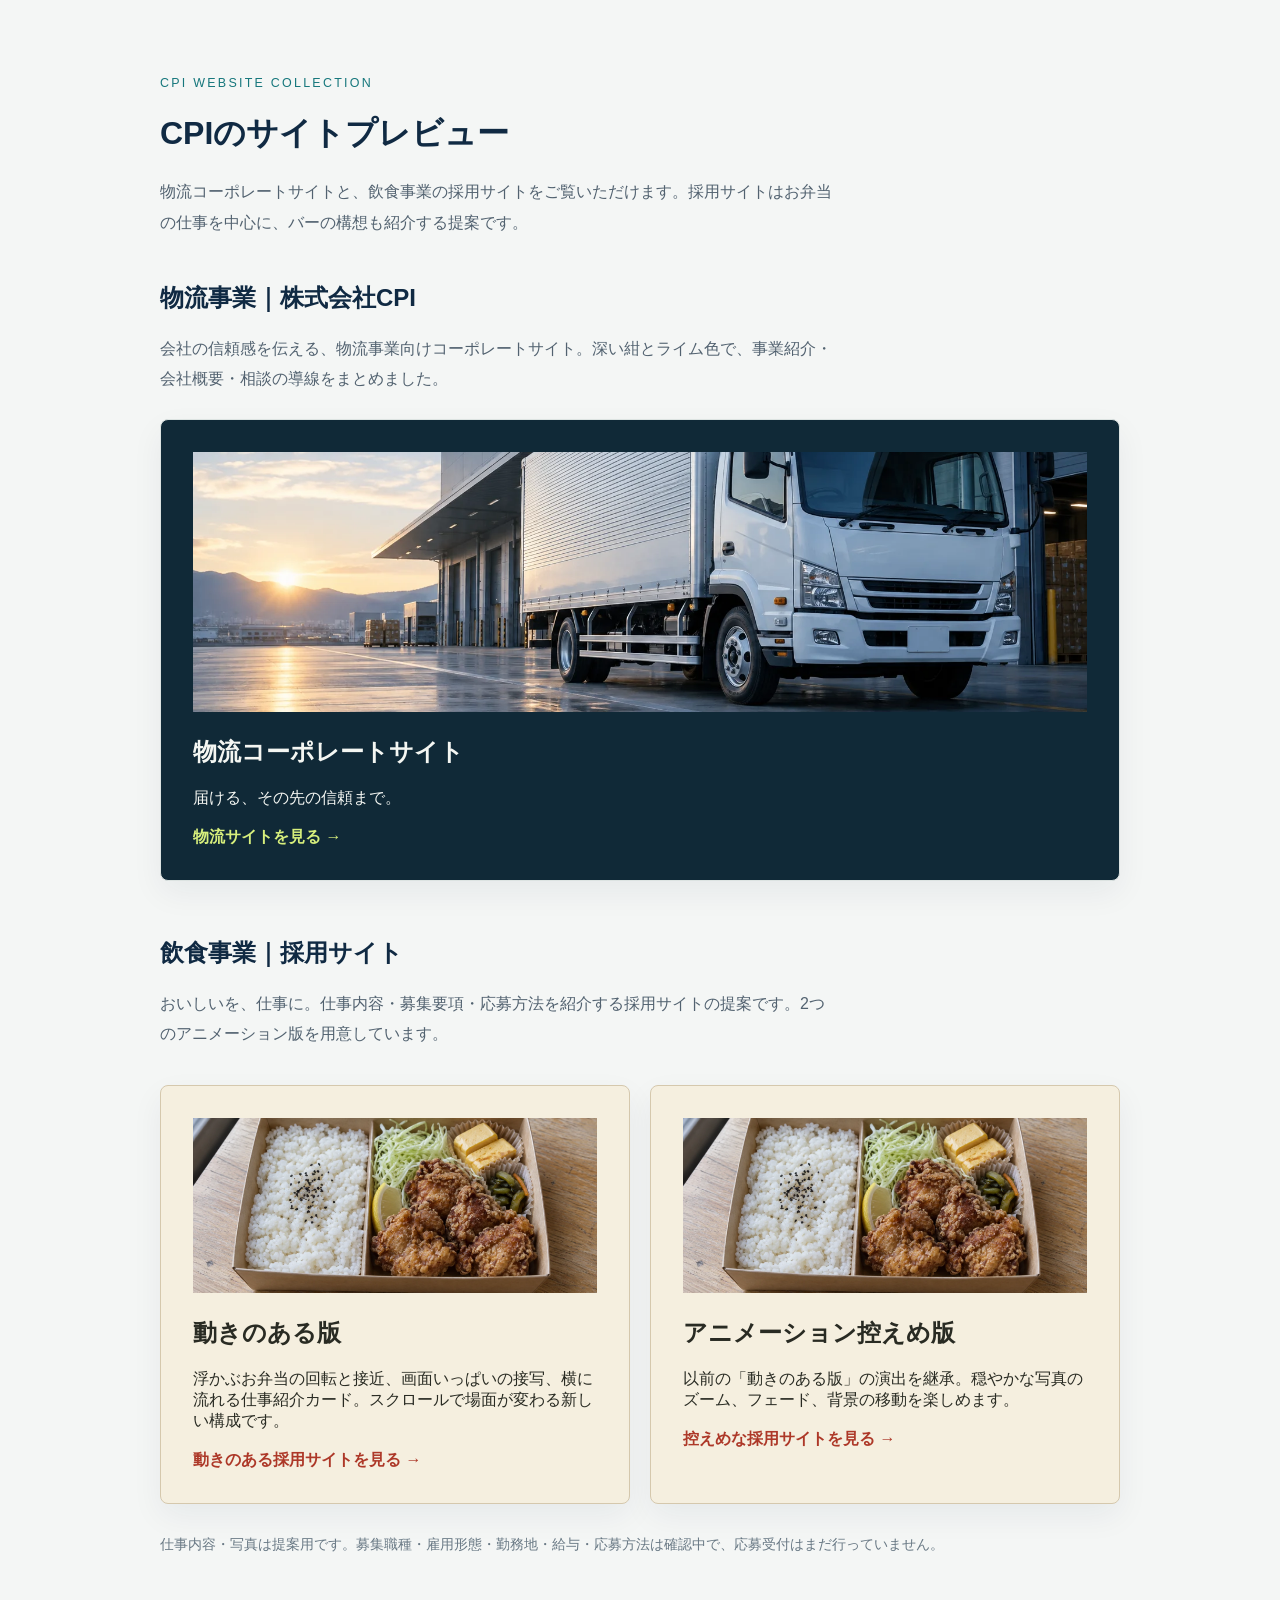
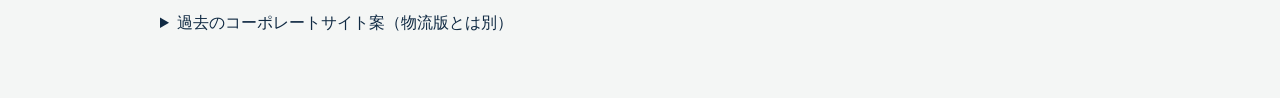
<file: index.html>
<!doctype html>
<html lang="ja">
<head>
  <meta charset="utf-8">
  <meta name="viewport" content="width=device-width, initial-scale=1">
  <meta name="description" content="株式会社CPI 飲食事業の採用サイト・物流コーポレートサイトのデザインプレビュー">
  <title>株式会社CPI｜サイトプレビュー</title>
  <link rel="icon" href="data:image/svg+xml,%3Csvg xmlns='http://www.w3.org/2000/svg' viewBox='0 0 64 64'%3E%3Crect width='64' height='64' rx='8' fill='%230c2948'/%3E%3Cpath d='M14 46 30 15l7 13-9 18zm18 0 8-14 10 14z' fill='%2374c6c8'/%3E%3C/svg%3E">
  <style>
    *{box-sizing:border-box}body{margin:0;min-height:100vh;display:grid;place-items:center;background:#f4f6f5;color:#102a43;font-family:-apple-system,BlinkMacSystemFont,"Hiragino Sans","Yu Gothic",sans-serif}.wrap{width:min(960px,calc(100% - 40px));padding:64px 0}.eyebrow{color:#16777c;font-size:.78rem;letter-spacing:.18em}.lead{max-width:680px;line-height:1.9;color:#526270}.grid{display:grid;grid-template-columns:repeat(2,1fr);gap:20px;margin-top:36px}.card{display:block;padding:32px;border:1px solid #dce3e1;border-radius:8px;background:#fff;color:inherit;text-decoration:none;box-shadow:0 12px 32px rgba(16,42,67,.06);transition:transform .2s,border-color .2s}.card:hover{transform:translateY(-3px);border-color:#16777c}.card span{display:block;margin-top:18px;color:#16777c;font-weight:700}.note{margin-top:28px;color:#687884;font-size:.88rem;line-height:1.8}@media(max-width:680px){.grid{grid-template-columns:1fr}.wrap{padding:36px 0}}
  </style>
</head>
<body>
  <main class="wrap">
    <p class="eyebrow">CPI WEBSITE COLLECTION</p>
    <h1>CPIのサイトプレビュー</h1>
    <p class="lead">物流コーポレートサイトと、飲食事業の採用サイトをご覧いただけます。採用サイトはお弁当の仕事を中心に、バーの構想も紹介する提案です。</p>
    <h2 style="margin-top:44px">物流事業｜株式会社CPI</h2><p class="lead">会社の信頼感を伝える、物流事業向けコーポレートサイト。深い紺とライム色で、事業紹介・会社概要・相談の導線をまとめました。</p><a class="card" href="logistics/" style="margin-top:24px;background:#102937;color:#f4f6f2"><img src="logistics/assets/logistics-hero.webp" alt="物流施設と配送トラックの生成イメージ" width="1536" height="1024" style="width:100%;height:260px;object-fit:cover;object-position:center 60%"><h2>物流コーポレートサイト</h2><p>届ける、その先の信頼まで。</p><span style="color:#d7ef7c">物流サイトを見る →</span></a>
    <h2 style="margin-top:56px">飲食事業｜採用サイト</h2>
    <p class="lead">おいしいを、仕事に。仕事内容・募集要項・応募方法を紹介する採用サイトの提案です。2つのアニメーション版を用意しています。</p>
    <div class="grid">
      <a class="card" href="restaurant/" style="background:#f5efdf;color:#292b23;border-color:#d5c8ad">
        <img src="restaurant/assets/karaage-bento-natural.webp" alt="画面上で浮かぶ唐揚げ弁当のイメージ" width="1536" height="1024" style="width:100%;height:175px;object-fit:cover">
        <h2>動きのある版</h2><p>浮かぶお弁当の回転と接近、画面いっぱいの接写、横に流れる仕事紹介カード。スクロールで場面が変わる新しい構成です。</p><span style="color:#ad3828">動きのある採用サイトを見る →</span>
      </a>
      <a class="card" href="restaurant/calm/" style="background:#f5efdf;color:#292b23;border-color:#d5c8ad">
        <img src="restaurant/assets/karaage-bento-natural.webp" alt="お弁当の提案用イメージ" width="1536" height="1024" style="width:100%;height:175px;object-fit:cover">
        <h2>アニメーション控えめ版</h2><p>以前の「動きのある版」の演出を継承。穏やかな写真のズーム、フェード、背景の移動を楽しめます。</p><span style="color:#ad3828">控えめな採用サイトを見る →</span>
      </a>
    </div>
    <p class="note">仕事内容・写真は提案用です。募集職種・雇用形態・勤務地・給与・応募方法は確認中で、応募受付はまだ行っていません。</p>
    <details style="margin-top:56px"><summary>過去のコーポレートサイト案（物流版とは別）</summary><h2>初期コーポレート案</h2>
    <p class="lead">掲載情報と導線は共通です。静止版とアニメーション版をご用意しています。</p>
    <div class="grid">
      <a class="card" href="static/">
        <h2>アニメーションなし</h2>
        <p>余白・写真・明朝体の文字組だけで信頼感を組み立てた静的な構成です。</p>
        <span>静止版を見る →</span>
      </a>
      <a class="card" href="motion/">
        <h2>アニメーションあり</h2>
        <p>フェード、スクロール表示、控えめなパララックスを加えた構成です。</p>
        <span>演出版を見る →</span>
      </a>
    </div>
    <p class="note">写真は提案確認用の生成イメージです。公開前に株式会社CPIの実際の人物・オフィス・外観写真へ差し替えてください。</p>
    </details>
  </main>
</body>
</html>
</file>
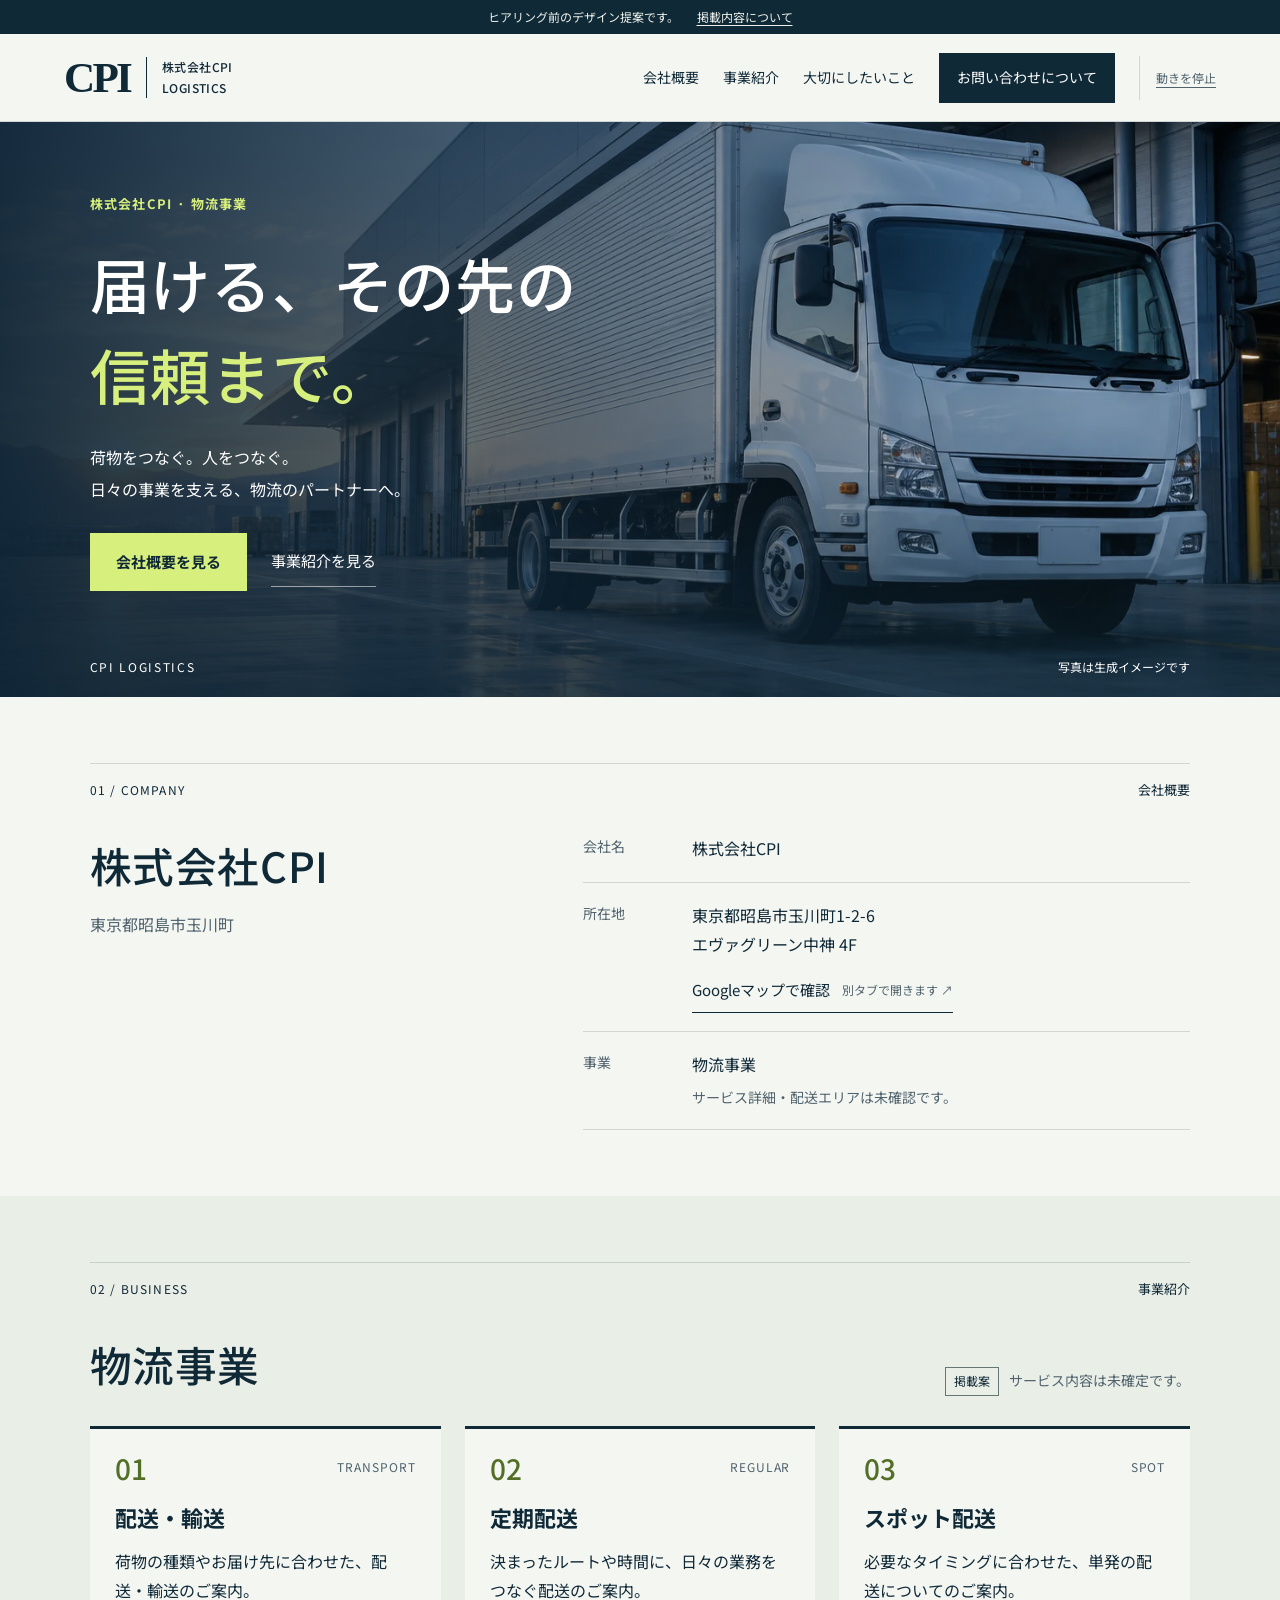
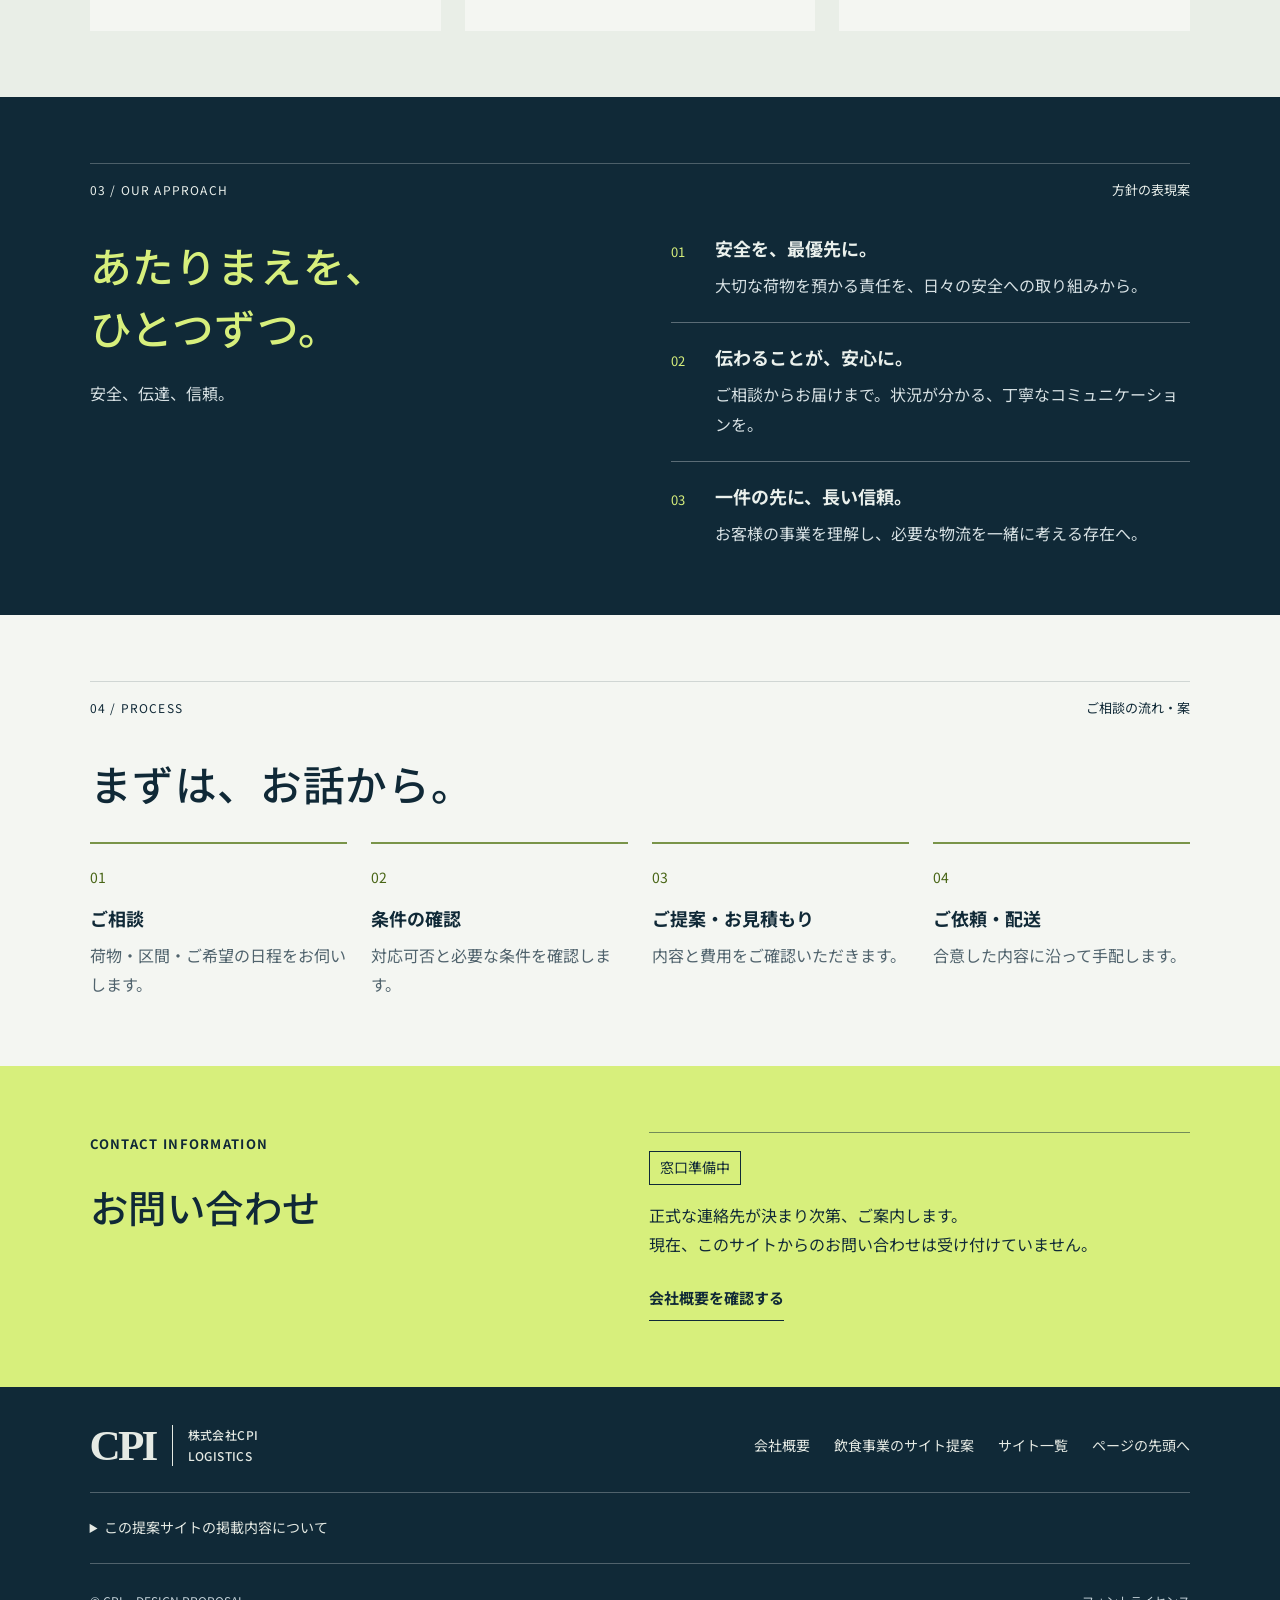
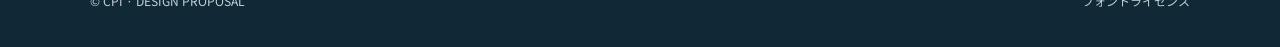
<file: logistics/index.html>
<!doctype html>
<html lang="ja">
<head>
  <meta charset="utf-8"><meta name="viewport" content="width=device-width,initial-scale=1"><meta name="robots" content="noindex,nofollow">
  <title>株式会社CPI｜物流事業 コーポレートサイト提案</title>
  <meta name="description" content="株式会社CPIの会社概要と物流事業サイトのご提案。東京都昭島市玉川町の会社所在地、事業紹介の構成案をご案内します。">
  <link rel="canonical" href="https://acy05.github.io/cpi-corporate-site/logistics/">
  <meta property="og:type" content="website">
  <meta property="og:locale" content="ja_JP">
  <meta property="og:site_name" content="株式会社CPI｜デザイン提案">
  <meta property="og:title" content="株式会社CPI｜物流事業サイトのデザイン提案">
  <meta property="og:description" content="ヒアリング前のコーポレートサイト提案です。掲載サービスは構成案であり、正式なサービス案内ではありません。">
  <meta property="og:url" content="https://acy05.github.io/cpi-corporate-site/logistics/">
  <meta property="og:image" content="https://acy05.github.io/cpi-corporate-site/logistics/assets/logistics-hero.webp">
  <meta property="og:image:type" content="image/webp">
  <meta property="og:image:width" content="1536">
  <meta property="og:image:height" content="1024">
  <meta property="og:image:alt" content="物流の生成イメージ。実際のCPIの車両・施設ではありません。">
  <meta name="twitter:card" content="summary_large_image">
  <meta name="twitter:title" content="株式会社CPI｜物流事業サイトのデザイン提案">
  <meta name="twitter:description" content="ヒアリング前のデザイン提案です。">
  <meta name="twitter:image" content="https://acy05.github.io/cpi-corporate-site/logistics/assets/logistics-hero.webp">
  <meta name="twitter:image:alt" content="物流の生成イメージ。実際のCPIの車両・施設ではありません。">
  <link rel="preload" as="font" href="assets/fonts/noto-sans-jp-cpi-v3.woff2" type="font/woff2" crossorigin>
  <meta name="theme-color" content="#102937">
  <link rel="icon" href="data:image/svg+xml,%3Csvg xmlns='http://www.w3.org/2000/svg' viewBox='0 0 64 64'%3E%3Crect width='64' height='64' rx='12' fill='%23102937'/%3E%3Cpath d='M14 19h36v9H24v9h26v9H14z' fill='%23d7ef7c'/%3E%3C/svg%3E">
  <link rel="preload" as="image" href="assets/logistics-hero.webp"><link rel="stylesheet" href="assets/logistics.css?v=4"><script src="assets/logistics.js?v=4" defer></script>
</head>
<body>
  <a class="skip" href="#main">本文へスキップ</a>
  <div class="proposal"><span>ヒアリング前のデザイン提案です。</span><a href="#proposal-details">掲載内容について</a></div>
  <header class="header">
    <a class="brand" href="#top" aria-label="株式会社CPI トップ">CPI<span>株式会社CPI<br>LOGISTICS</span></a>
    <button class="menu-toggle" aria-expanded="false" aria-controls="nav" aria-label="メニューを開く"><span></span><span></span></button>
    <nav id="nav" aria-label="メインナビゲーション"><a href="#company">会社概要</a><a href="#business">事業紹介</a><a href="#approach">大切にしたいこと</a><a class="nav-contact" href="#contact">お問い合わせについて</a><div class="nav-preferences"><button class="motion-toggle" aria-pressed="false">動きを停止</button></div></nav>
  </header>
  <main id="main" tabindex="-1">
    <section class="hero" id="top" aria-labelledby="hero-title">
      <img class="hero-photo" src="assets/logistics-hero.webp" alt="物流拠点と配送車両の生成イメージ。CPIの実際の施設・車両ではありません。" width="1536" height="1024" fetchpriority="high"><div class="hero-shade"></div>
      <div class="hero-copy"><p class="eyebrow">株式会社CPI · 物流事業</p><h1 id="hero-title"><span>届ける、その先の</span><em>信頼まで。</em></h1><p class="hero-text">荷物をつなぐ。人をつなぐ。<br>日々の事業を支える、物流のパートナーへ。</p><div class="hero-actions"><a class="button" href="#company">会社概要を見る</a><a class="hero-secondary" href="#business">事業紹介を見る</a></div></div>
      <div class="hero-bottom"><span>CPI LOGISTICS</span><span>写真は生成イメージです</span></div>
    </section>
    <section class="company section" id="company" aria-labelledby="company-title">
      <div class="section-label"><span>01 / COMPANY</span><span>会社概要</span></div>
      <div class="company-layout">
        <div class="company-intro"><h2 id="company-title">株式会社CPI</h2><p>東京都昭島市玉川町</p></div>
        <dl class="company-data">
          <div><dt>会社名</dt><dd>株式会社CPI</dd></div>
          <div><dt>所在地</dt><dd><address>東京都昭島市玉川町1-2-6<br>エヴァグリーン中神 4F</address><a class="text-link" href="https://www.google.com/maps/search/?api=1&query=東京都昭島市玉川町1-2-6%20エヴァグリーン中神" target="_blank" rel="noopener">Googleマップで確認<span class="external-note">別タブで開きます ↗</span></a></dd></div>
          <div><dt>事業</dt><dd>物流事業<span class="detail-note">サービス詳細・配送エリアは未確認です。</span></dd></div>
        </dl>
      </div>
    </section>
    <section class="business section" id="business" aria-labelledby="business-title">
      <div class="section-label"><span>02 / BUSINESS</span><span>事業紹介</span></div>
      <div class="section-heading"><h2 id="business-title">物流事業</h2><p class="section-caption"><span class="proposal-label">掲載案</span>サービス内容は未確定です。</p></div>
      <div class="business-grid">
        <article><div class="card-top"><span class="number">01</span><span class="en">TRANSPORT</span></div><h3>配送・輸送</h3><p>荷物の種類やお届け先に合わせた、配送・輸送のご案内。</p></article>
        <article><div class="card-top"><span class="number">02</span><span class="en">REGULAR</span></div><h3>定期配送</h3><p>決まったルートや時間に、日々の業務をつなぐ配送のご案内。</p></article>
        <article><div class="card-top"><span class="number">03</span><span class="en">SPOT</span></div><h3>スポット配送</h3><p>必要なタイミングに合わせた、単発の配送についてのご案内。</p></article>
      </div>
    </section>
    <section class="approach section" id="approach" aria-labelledby="approach-title">
      <div class="section-label"><span>03 / OUR APPROACH</span><span>方針の表現案</span></div>
      <div class="approach-layout">
        <div><h2 id="approach-title"><span>あたりまえを、</span><span>ひとつずつ。</span></h2><p class="approach-lead">安全、伝達、信頼。</p></div>
        <div class="principles">
          <article><span class="principle-number" aria-hidden="true">01</span><div><h3>安全を、最優先に。</h3><p>大切な荷物を預かる責任を、日々の安全への取り組みから。</p></div></article>
          <article><span class="principle-number" aria-hidden="true">02</span><div><h3>伝わることが、安心に。</h3><p>ご相談からお届けまで。状況が分かる、丁寧なコミュニケーションを。</p></div></article>
          <article><span class="principle-number" aria-hidden="true">03</span><div><h3>一件の先に、長い信頼。</h3><p>お客様の事業を理解し、必要な物流を一緒に考える存在へ。</p></div></article>
        </div>
      </div>
    </section>
    <section class="flow section" aria-labelledby="flow-title">
      <div class="section-label"><span>04 / PROCESS</span><span>ご相談の流れ・案</span></div><h2 id="flow-title"><span>まずは、</span><span>お話から。</span></h2>
      <ol class="steps"><li><span>01</span><div><h3>ご相談</h3><p>荷物・区間・ご希望の日程をお伺いします。</p></div></li><li><span>02</span><div><h3>条件の確認</h3><p>対応可否と必要な条件を確認します。</p></div></li><li><span>03</span><div><h3><span>ご提案・</span><span>お見積もり</span></h3><p>内容と費用をご確認いただきます。</p></div></li><li><span>04</span><div><h3>ご依頼・配送</h3><p>合意した内容に沿って手配します。</p></div></li></ol>
    </section>
    <section class="contact section" id="contact" aria-labelledby="contact-title">
      <div><p class="eyebrow">CONTACT INFORMATION</p><h2 id="contact-title">お問い合わせ</h2></div>
      <div class="contact-panel"><span class="contact-status">窓口準備中</span><p>正式な連絡先が決まり次第、ご案内します。<br>現在、このサイトからのお問い合わせは受け付けていません。</p><a class="text-link" href="#company">会社概要を確認する</a></div>
    </section>
  </main>
  <footer><div class="footer-top"><a class="brand" href="#top">CPI<span>株式会社CPI<br>LOGISTICS</span></a><div class="footer-links"><a href="#company">会社概要</a><a href="../restaurant/">飲食事業のサイト提案</a><a href="../">サイト一覧</a><a href="#top">ページの先頭へ</a></div></div><details id="proposal-details" class="proposal-details"><summary>この提案サイトの掲載内容について</summary>
      <p>ヒアリング前のデザイン提案です。会社名・会社所在地は、ご共有いただいた情報を掲載しています。会社所在地は配送対応エリアを示すものではありません。</p>
      <p>事業紹介・方針・相談の流れは構成案です。実際の提供サービスや取り組み、実績を保証するものではありません。取扱貨物・車種・配送エリア・運行条件・受付方法は、ヒアリング後に確定します。</p>
      <p>代表者・設立・許認可・保有車両・正式な連絡先は未確認です。フォームの送信機能はありません。写真は生成イメージで、実際のCPIの車両・施設ではありません。ロゴ表現もデザイン提案です。</p>
      <p>このページは公開URLから閲覧できます。検索登録の抑制は、閲覧制限を意味するものではありません。</p>
    </details><div class="footer-bottom"><span>© CPI · DESIGN PROPOSAL</span><a href="assets/fonts/OFL.txt">フォントライセンス</a></div></footer>
</body>
</html>
</file>
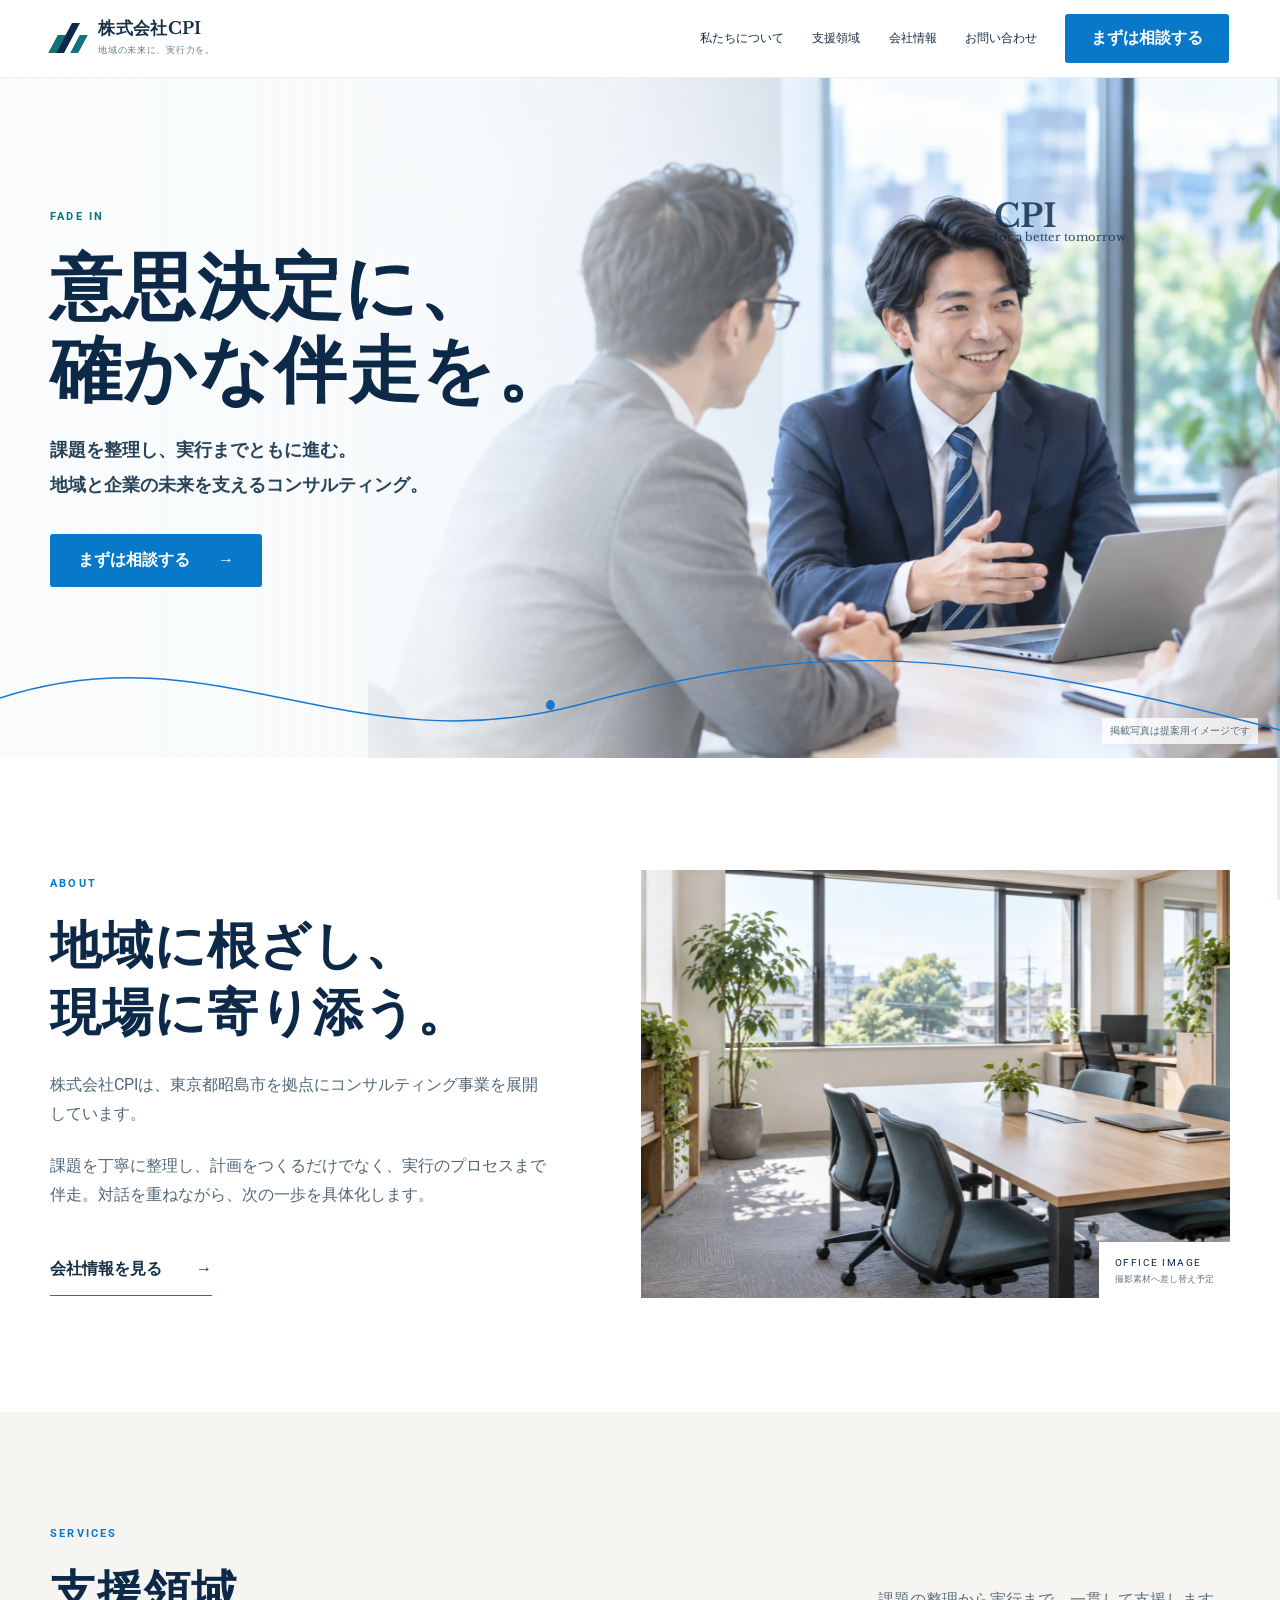
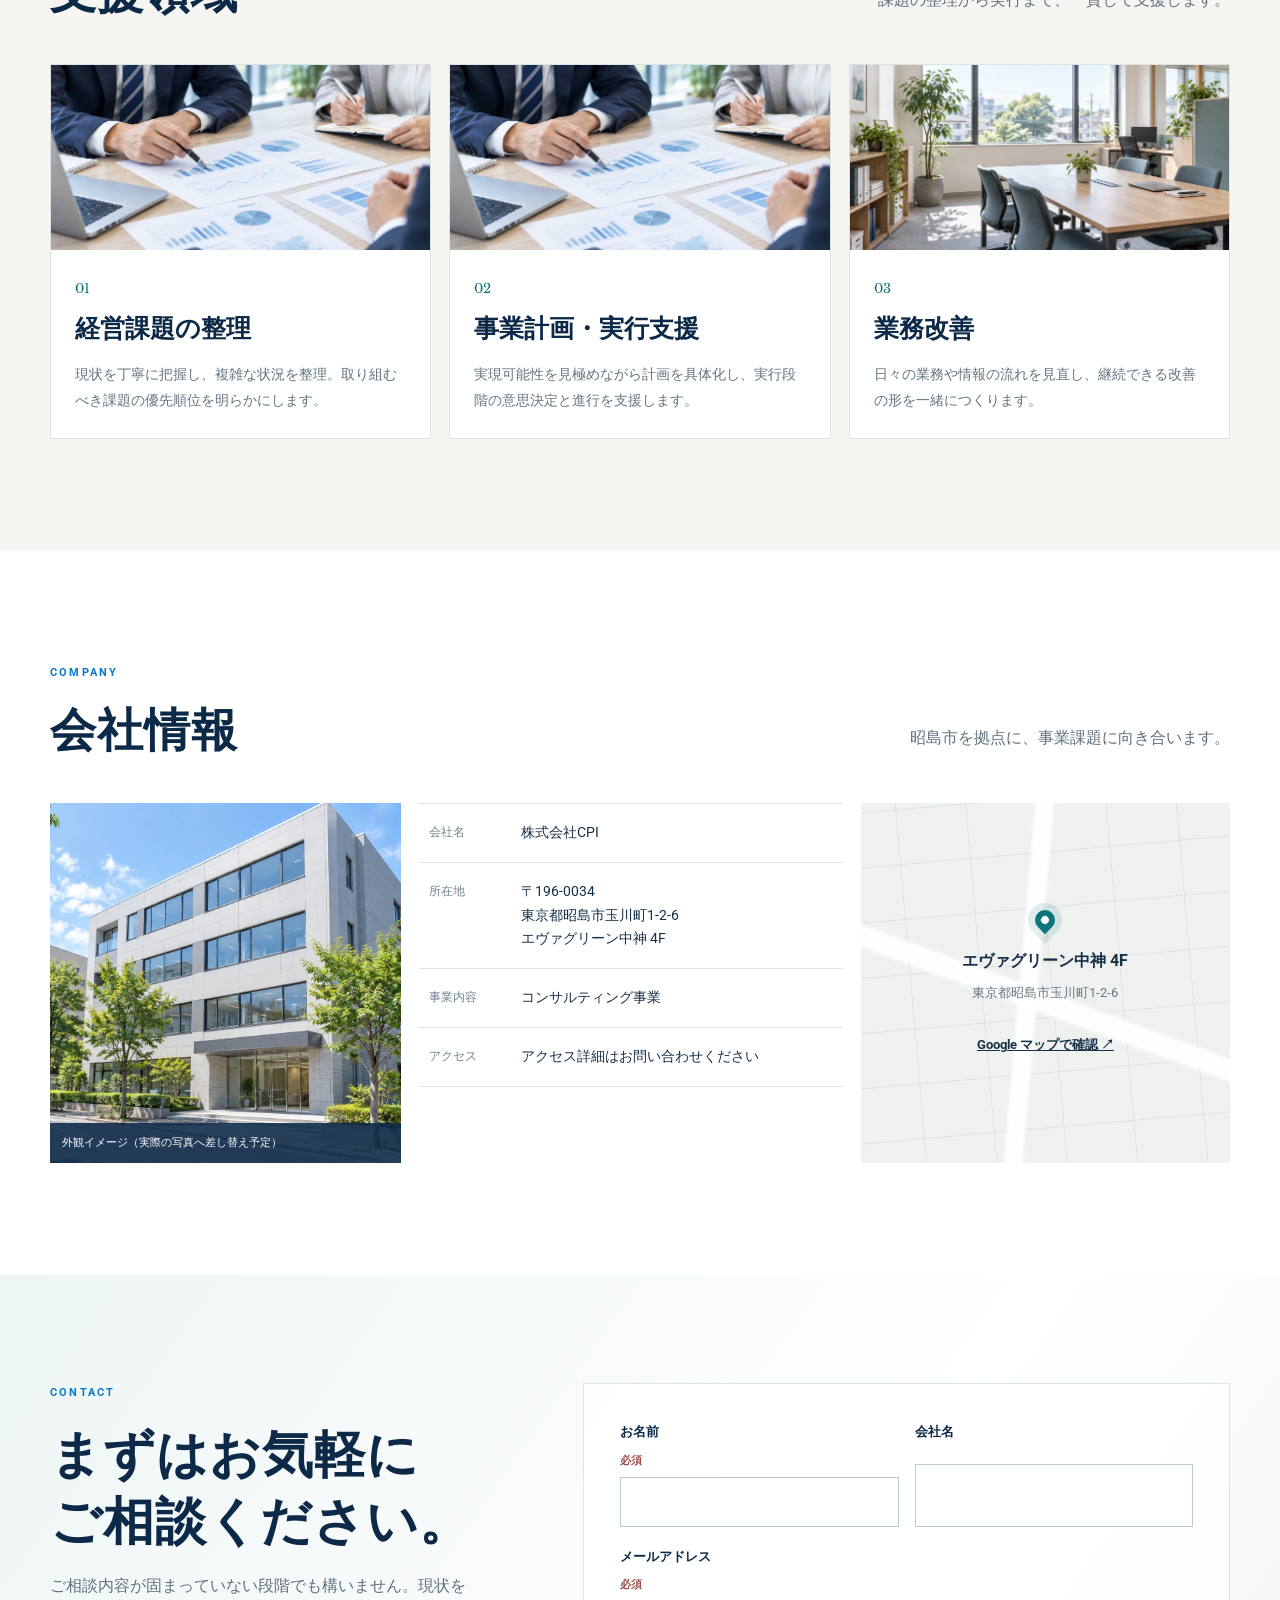
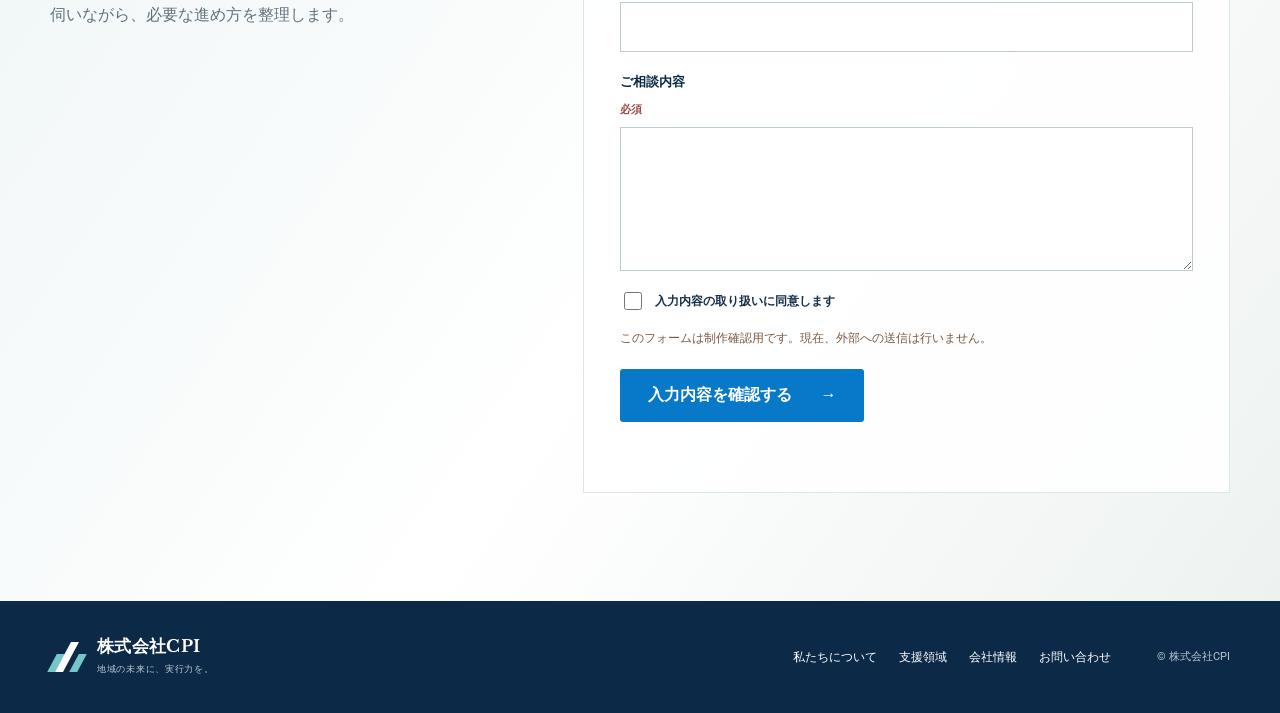
<file: motion/index.html>
<!doctype html>
<html lang="ja" data-variant="motion">
<head>
  <meta charset="utf-8">
  <meta name="viewport" content="width=device-width, initial-scale=1">
  <meta name="description" content="株式会社CPIは、課題の整理から実行まで伴走するコンサルティング会社です。">
  <meta name="theme-color" content="#ffffff">
  <title>株式会社CPI｜意思決定に、確かな伴走を。</title>
  <link rel="icon" href="data:image/svg+xml,%3Csvg xmlns='http://www.w3.org/2000/svg' viewBox='0 0 64 64'%3E%3Crect width='64' height='64' rx='8' fill='%230c2948'/%3E%3Cpath d='M14 46 30 15l7 13-9 18zm18 0 8-14 10 14z' fill='%2374c6c8'/%3E%3C/svg%3E">
  <link rel="stylesheet" href="../assets/site.css">
  <script src="../assets/site.js" defer></script>
</head>
<body class="site site--motion">
  <a class="skip-link" href="#main">本文へ移動</a>
  <div class="scroll-progress" aria-hidden="true"><span data-scroll-progress></span></div>
  <header class="header" data-header>
    <a class="brand" href="#top" aria-label="株式会社CPI ホーム"><span class="brand-mark" aria-hidden="true"><i></i><i></i><i></i></span><span><strong>株式会社CPI</strong><small>地域の未来に、実行力を。</small></span></a>
    <button class="menu-button" type="button" aria-expanded="false" aria-controls="site-nav" data-menu-button><span></span><span></span><span></span><b>メニュー</b></button>
    <nav class="nav" id="site-nav" aria-label="メインナビゲーション" data-nav><a href="#about">私たちについて</a><a href="#services">支援領域</a><a href="#company">会社情報</a><a href="#contact">お問い合わせ</a><a class="button button--header" href="#contact">まずは相談する</a></nav>
  </header>

  <main id="main">
    <section class="hero hero--motion" id="top" aria-labelledby="hero-title">
      <div class="hero-media" data-parallax><img src="../assets/images/hero-consulting.webp" alt="相談内容を話し合うコンサルタントのイメージ" width="1536" height="1024"></div>
      <div class="hero-reveal" aria-hidden="true"></div><div class="hero-shade"></div>
      <div class="hero-copy container"><p class="eyebrow motion-label">FADE IN</p><h1 id="hero-title"><span>意思決定に、</span><span>確かな伴走を。</span></h1><p>課題を整理し、実行までともに進む。<br>地域と企業の未来を支えるコンサルティング。</p><a class="button" href="#contact">まずは相談する <span aria-hidden="true">→</span></a></div>
      <div class="hero-wordmark" aria-hidden="true"><b>CPI</b><small>for a better tomorrow</small></div>
      <p class="photo-note">掲載写真は提案用イメージです</p>
      <svg class="flow-line" viewBox="0 0 1440 190" preserveAspectRatio="none" aria-hidden="true"><path d="M0 78 C 240 8, 390 146, 650 85 S 1050 20, 1440 110"></path><circle cx="43%" cy="85" r="5"></circle></svg>
    </section>

    <section class="section about" id="about"><div class="container split split--about"><div class="section-copy reveal" data-reveal><p class="section-kicker">ABOUT</p><h2>地域に根ざし、<br>現場に寄り添う。</h2><p>株式会社CPIは、東京都昭島市を拠点にコンサルティング事業を展開しています。</p><p>課題を丁寧に整理し、計画をつくるだけでなく、実行のプロセスまで伴走。対話を重ねながら、次の一歩を具体化します。</p><a class="text-link" href="#company">会社情報を見る <span>→</span></a></div><figure class="media-card reveal reveal--media" data-reveal data-parallax-soft><img src="../assets/images/office-interior.webp" alt="明るいオフィスのイメージ" loading="lazy" width="1536" height="1024"><figcaption>OFFICE IMAGE <small>撮影素材へ差し替え予定</small></figcaption></figure></div></section>

    <section class="section services" id="services"><div class="container"><div class="section-head reveal" data-reveal><div><p class="section-kicker">SERVICES</p><h2>支援領域</h2></div><p>課題の整理から実行まで、一貫して支援します。</p></div><div class="service-grid stagger" data-stagger><article class="service-card"><img src="../assets/images/service-planning.webp" alt="資料を確認する手元のイメージ" loading="lazy" width="1536" height="1024"><div><span>01</span><h3>経営課題の整理</h3><p>現状を丁寧に把握し、複雑な状況を整理。取り組むべき課題の優先順位を明らかにします。</p></div></article><article class="service-card"><img src="../assets/images/service-planning.webp" alt="事業計画を検討するイメージ" loading="lazy" width="1536" height="1024"><div><span>02</span><h3>事業計画・実行支援</h3><p>実現可能性を見極めながら計画を具体化し、実行段階の意思決定と進行を支援します。</p></div></article><article class="service-card"><img src="../assets/images/office-interior.webp" alt="業務環境を検討するオフィスのイメージ" loading="lazy" width="1536" height="1024"><div><span>03</span><h3>業務改善</h3><p>日々の業務や情報の流れを見直し、継続できる改善の形を一緒につくります。</p></div></article></div></div></section>

    <section class="section company" id="company"><div class="container"><div class="section-head reveal" data-reveal><div><p class="section-kicker">COMPANY</p><h2>会社情報</h2></div><p>昭島市を拠点に、事業課題に向き合います。</p></div><div class="company-layout stagger" data-stagger><figure class="building-card"><img src="../assets/images/building-image.webp" alt="オフィス外観の提案用イメージ" loading="lazy" width="1536" height="1024"><figcaption>外観イメージ（実際の写真へ差し替え予定）</figcaption></figure><dl class="company-table"><div><dt>会社名</dt><dd>株式会社CPI</dd></div><div><dt>所在地</dt><dd>〒196-0034<br>東京都昭島市玉川町1-2-6<br>エヴァグリーン中神 4F</dd></div><div><dt>事業内容</dt><dd>コンサルティング事業</dd></div><div><dt>アクセス</dt><dd>アクセス詳細はお問い合わせください</dd></div></dl><div class="map-card" aria-label="所在地案内"><div class="map-grid" aria-hidden="true"></div><span class="map-pin" aria-hidden="true"></span><strong>エヴァグリーン中神 4F</strong><small>東京都昭島市玉川町1-2-6</small><a href="https://www.google.com/maps/search/?api=1&query=%E6%9D%B1%E4%BA%AC%E9%83%BD%E6%98%AD%E5%B3%B6%E5%B8%82%E7%8E%89%E5%B7%9D%E7%94%BA1-2-6+%E3%82%A8%E3%83%B4%E3%82%A1%E3%82%B0%E3%83%AA%E3%83%BC%E3%83%B3%E4%B8%AD%E7%A5%9E" target="_blank" rel="noopener">Google マップで確認 <span aria-hidden="true">↗</span></a></div></div></div></section>

    <section class="contact" id="contact"><div class="container contact-layout"><div class="reveal" data-reveal><p class="section-kicker">CONTACT</p><h2>まずはお気軽に<br>ご相談ください。</h2><p>ご相談内容が固まっていない段階でも構いません。現状を伺いながら、必要な進め方を整理します。</p></div><form class="contact-form reveal" novalidate data-contact-form data-reveal><div class="field-row"><label>お名前<span>必須</span><input name="name" autocomplete="name" required></label><label>会社名<input name="company" autocomplete="organization"></label></div><label>メールアドレス<span>必須</span><input type="email" name="email" autocomplete="email" required></label><label>ご相談内容<span>必須</span><textarea name="message" rows="5" required></textarea></label><label class="check"><input type="checkbox" name="privacy" required><span>入力内容の取り扱いに同意します</span></label><p class="form-note">このフォームは制作確認用です。現在、外部への送信は行いません。</p><button class="button" type="submit">入力内容を確認する <span aria-hidden="true">→</span></button><p class="form-status" role="status" aria-live="polite" data-form-status></p></form></div></section>
  </main>
  <footer class="footer"><div class="container footer-inner"><a class="brand brand--footer" href="#top"><span class="brand-mark" aria-hidden="true"><i></i><i></i><i></i></span><span><strong>株式会社CPI</strong><small>地域の未来に、実行力を。</small></span></a><nav aria-label="フッターナビゲーション"><a href="#about">私たちについて</a><a href="#services">支援領域</a><a href="#company">会社情報</a><a href="#contact">お問い合わせ</a></nav><small>© 株式会社CPI</small></div></footer>
</body>
</html>
</file>
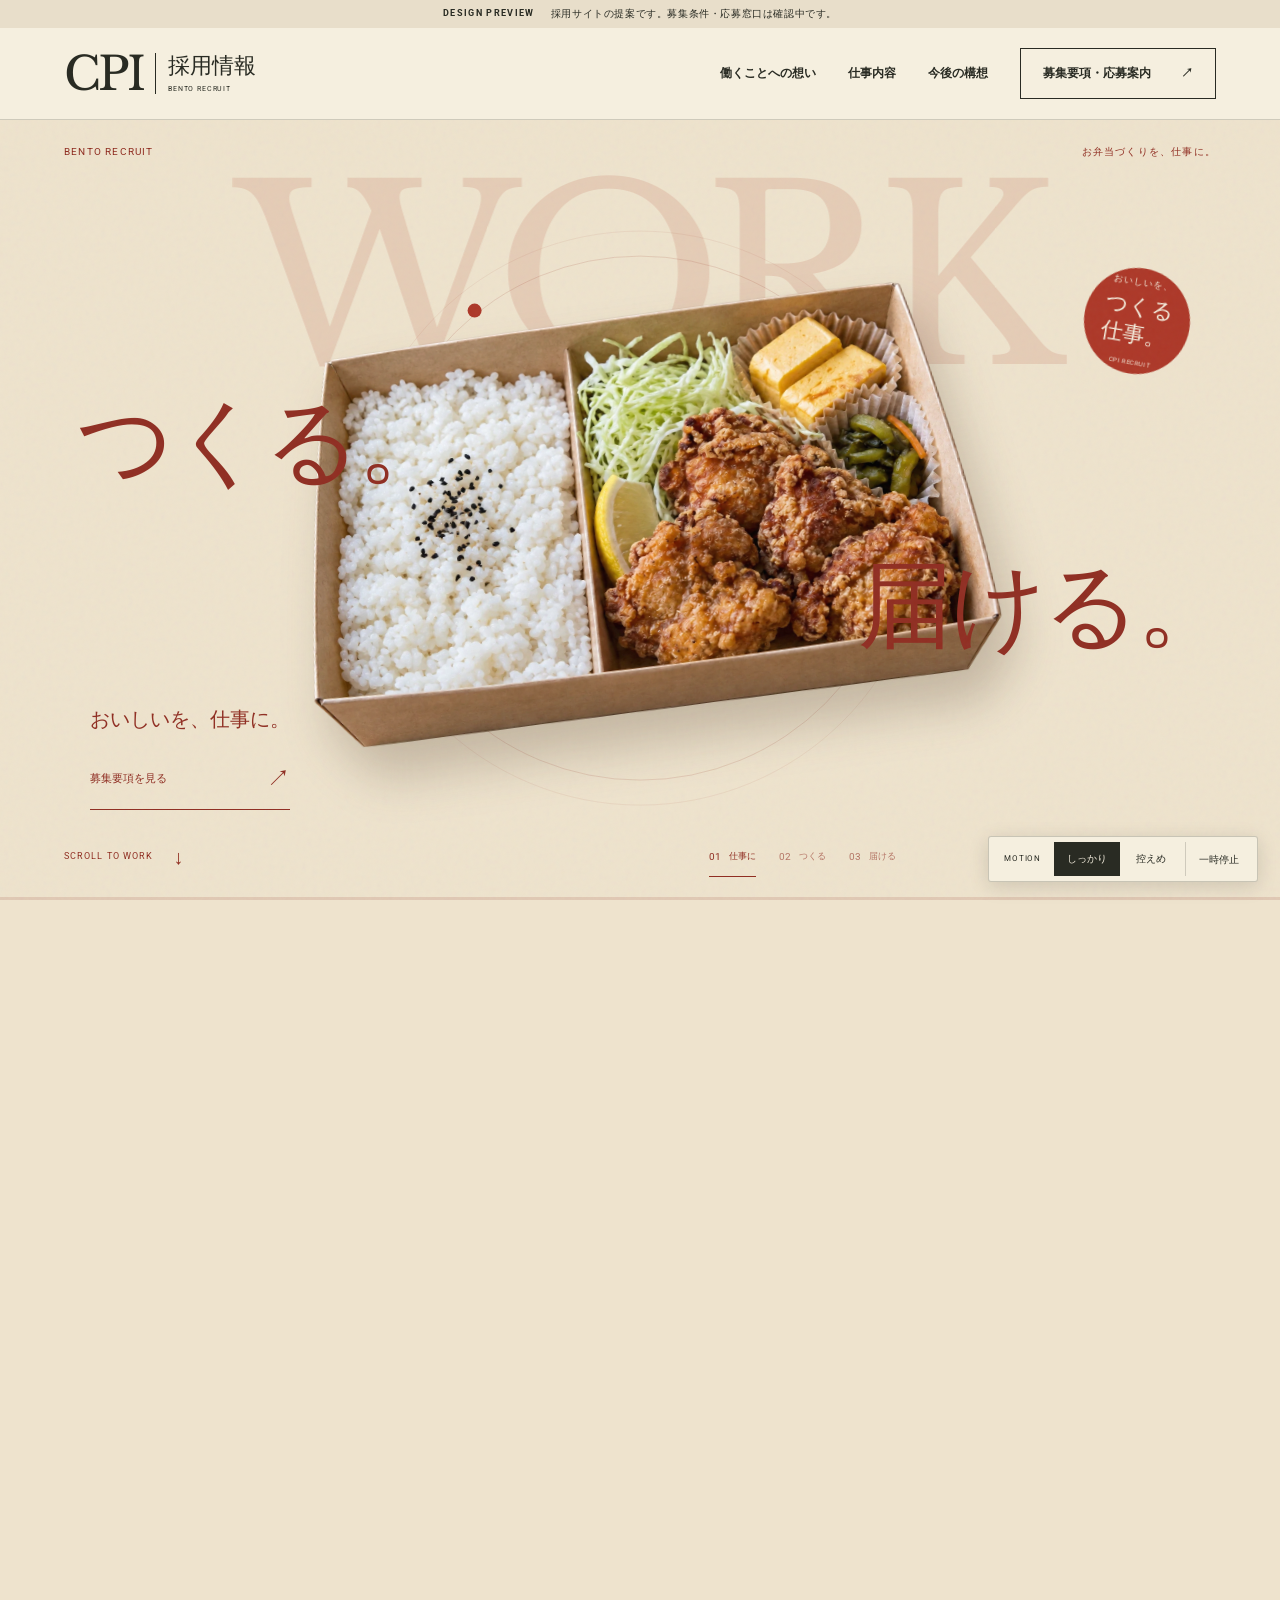
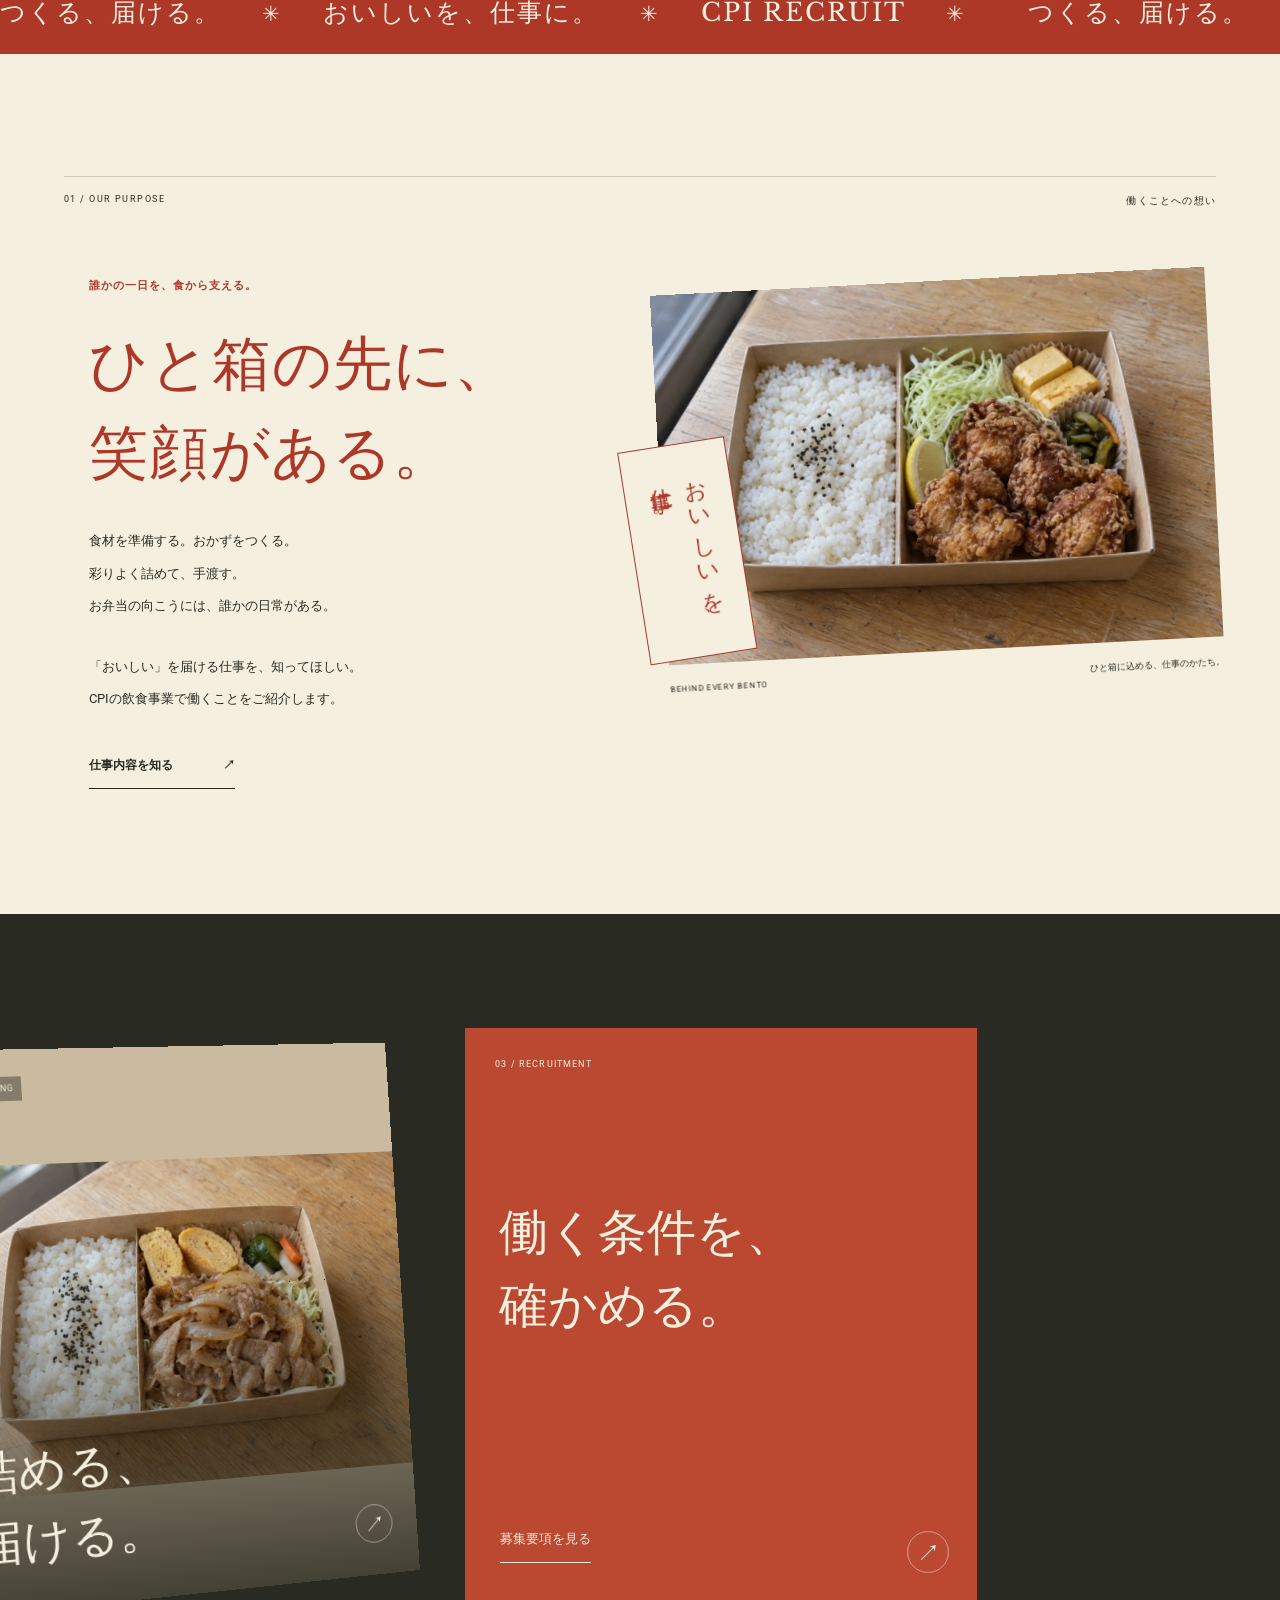
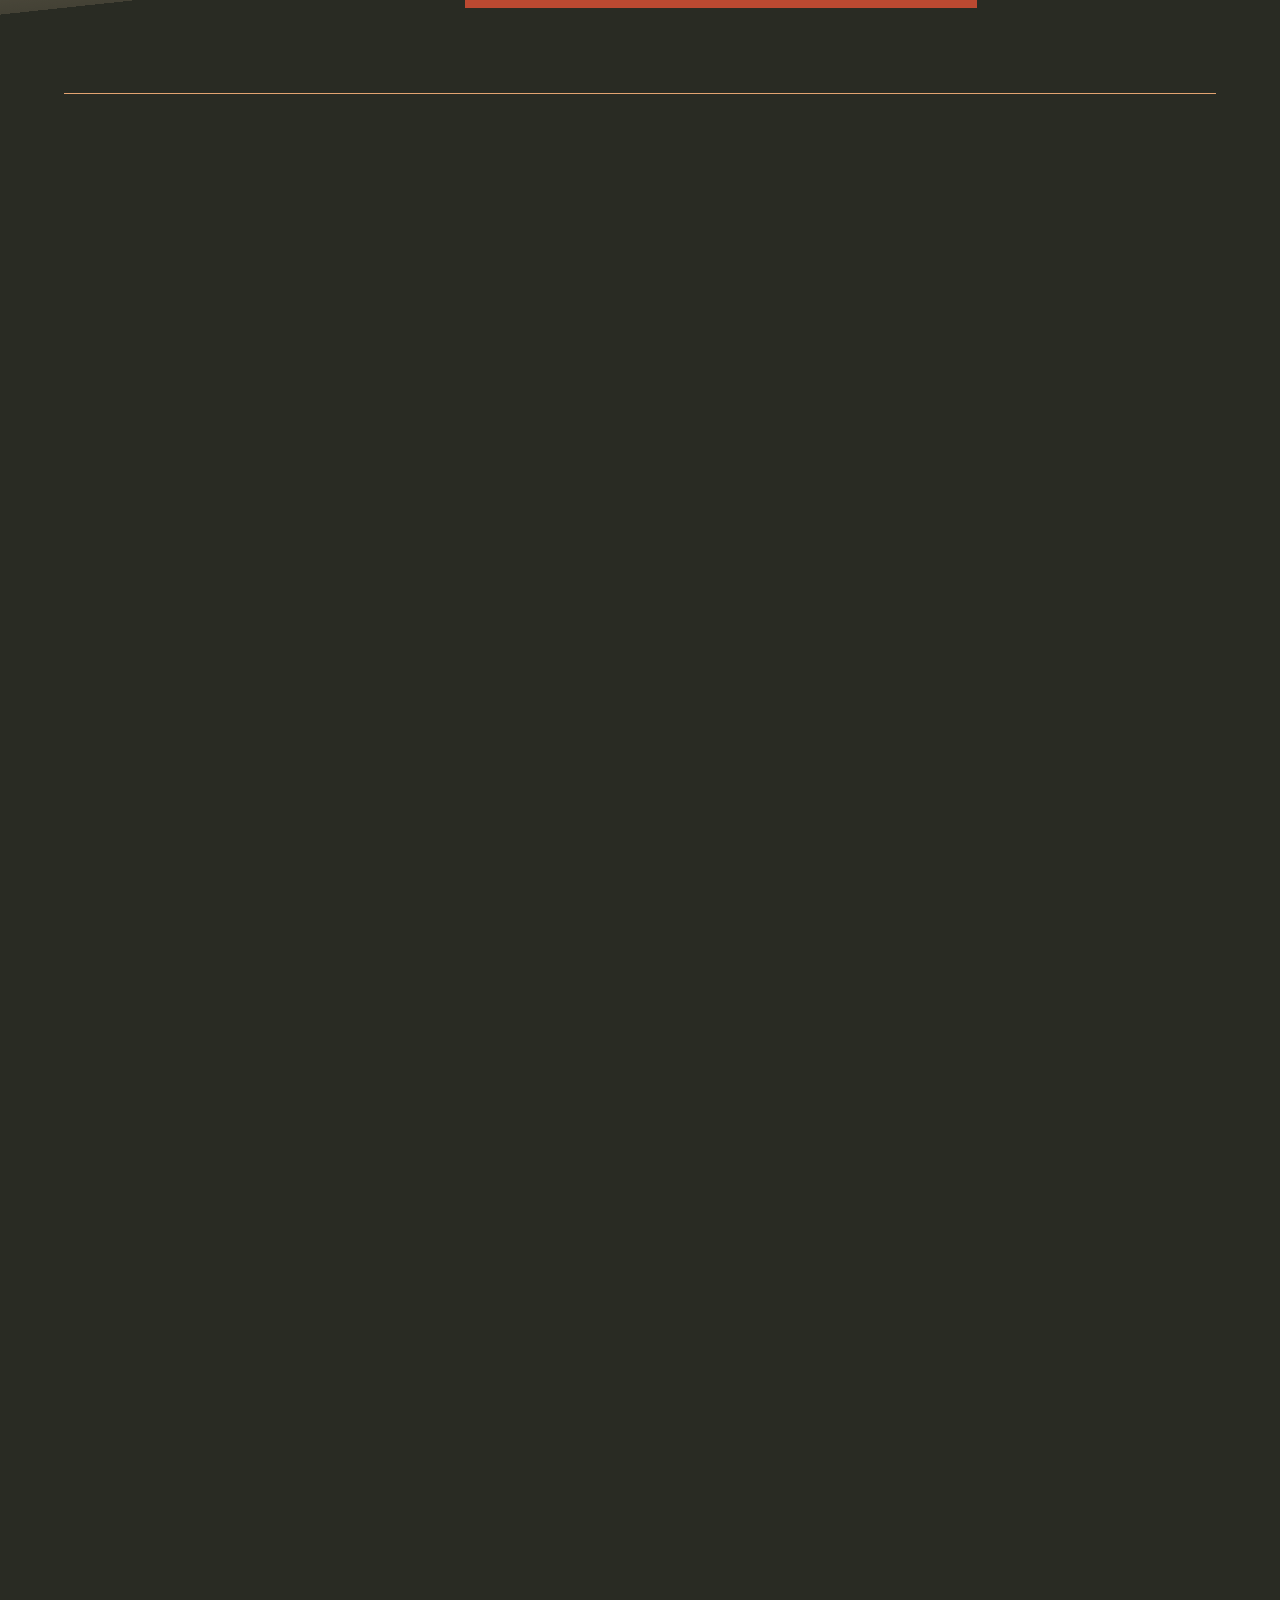
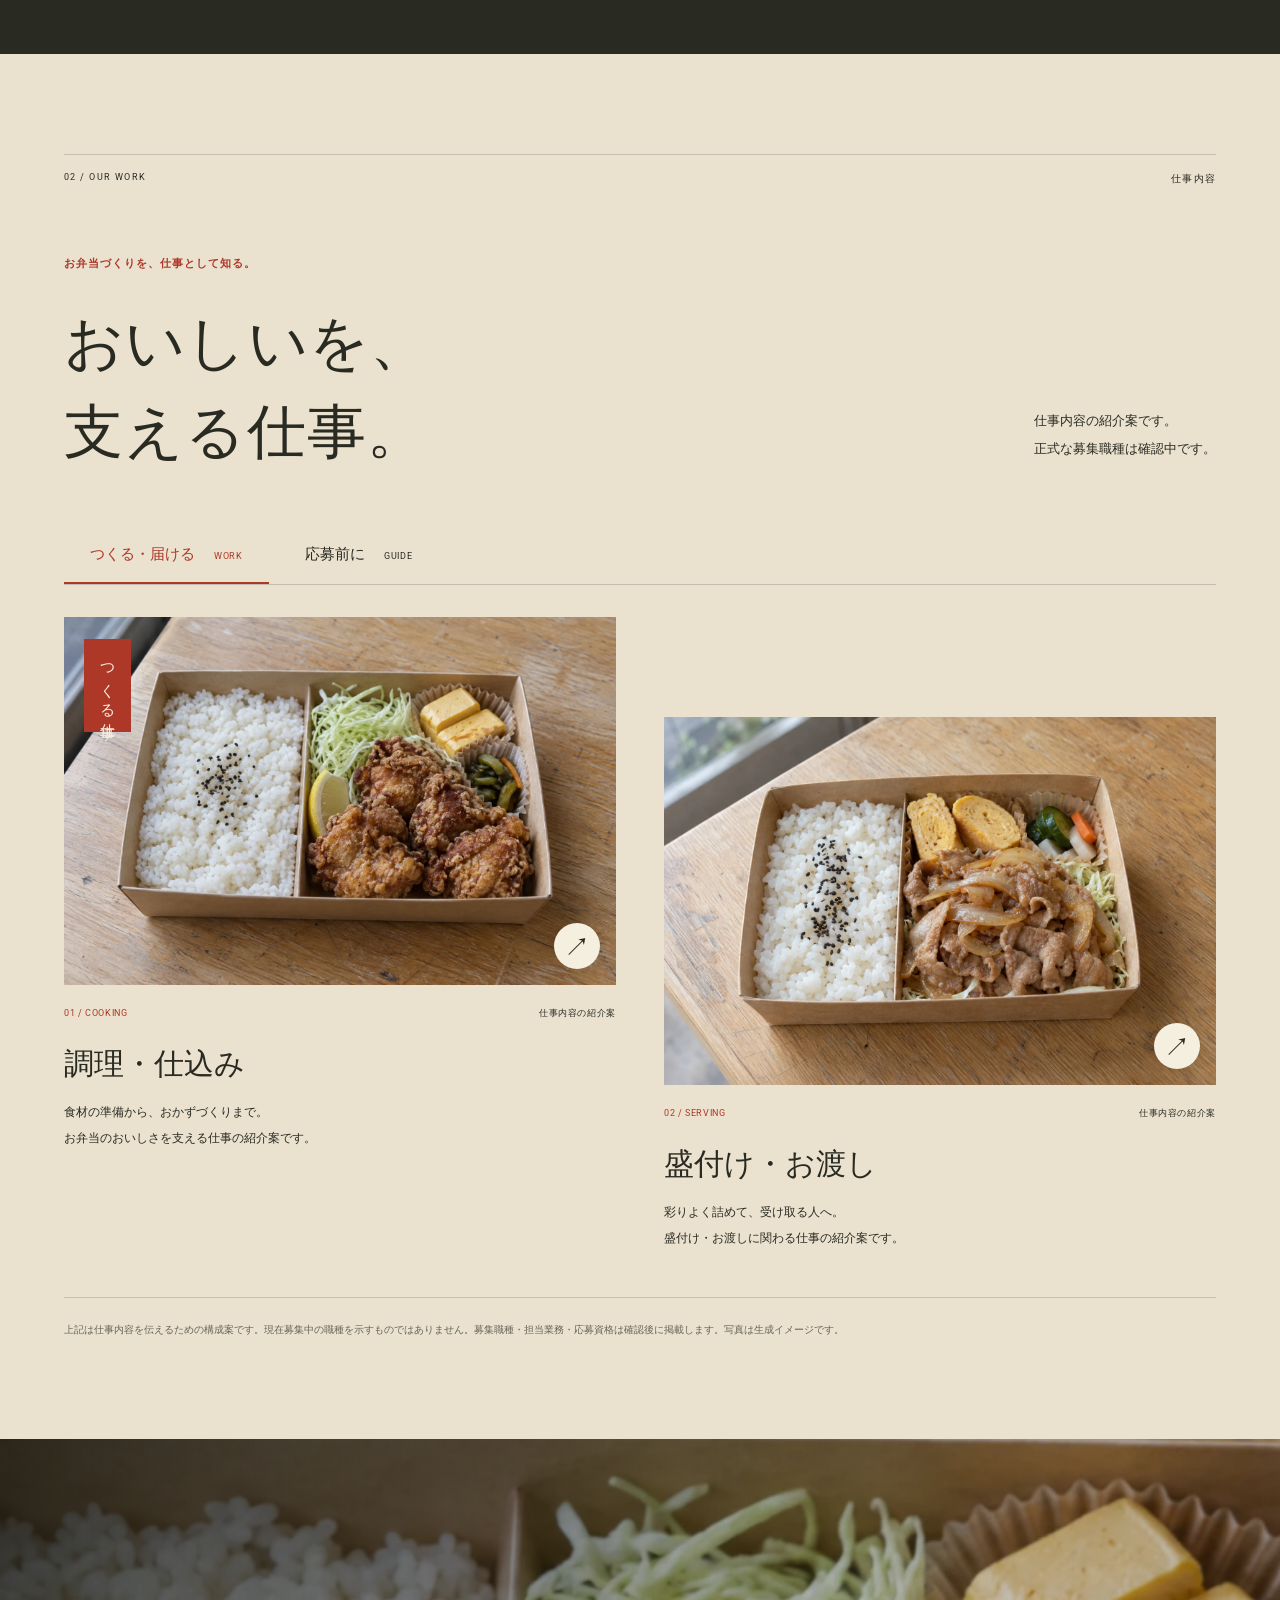
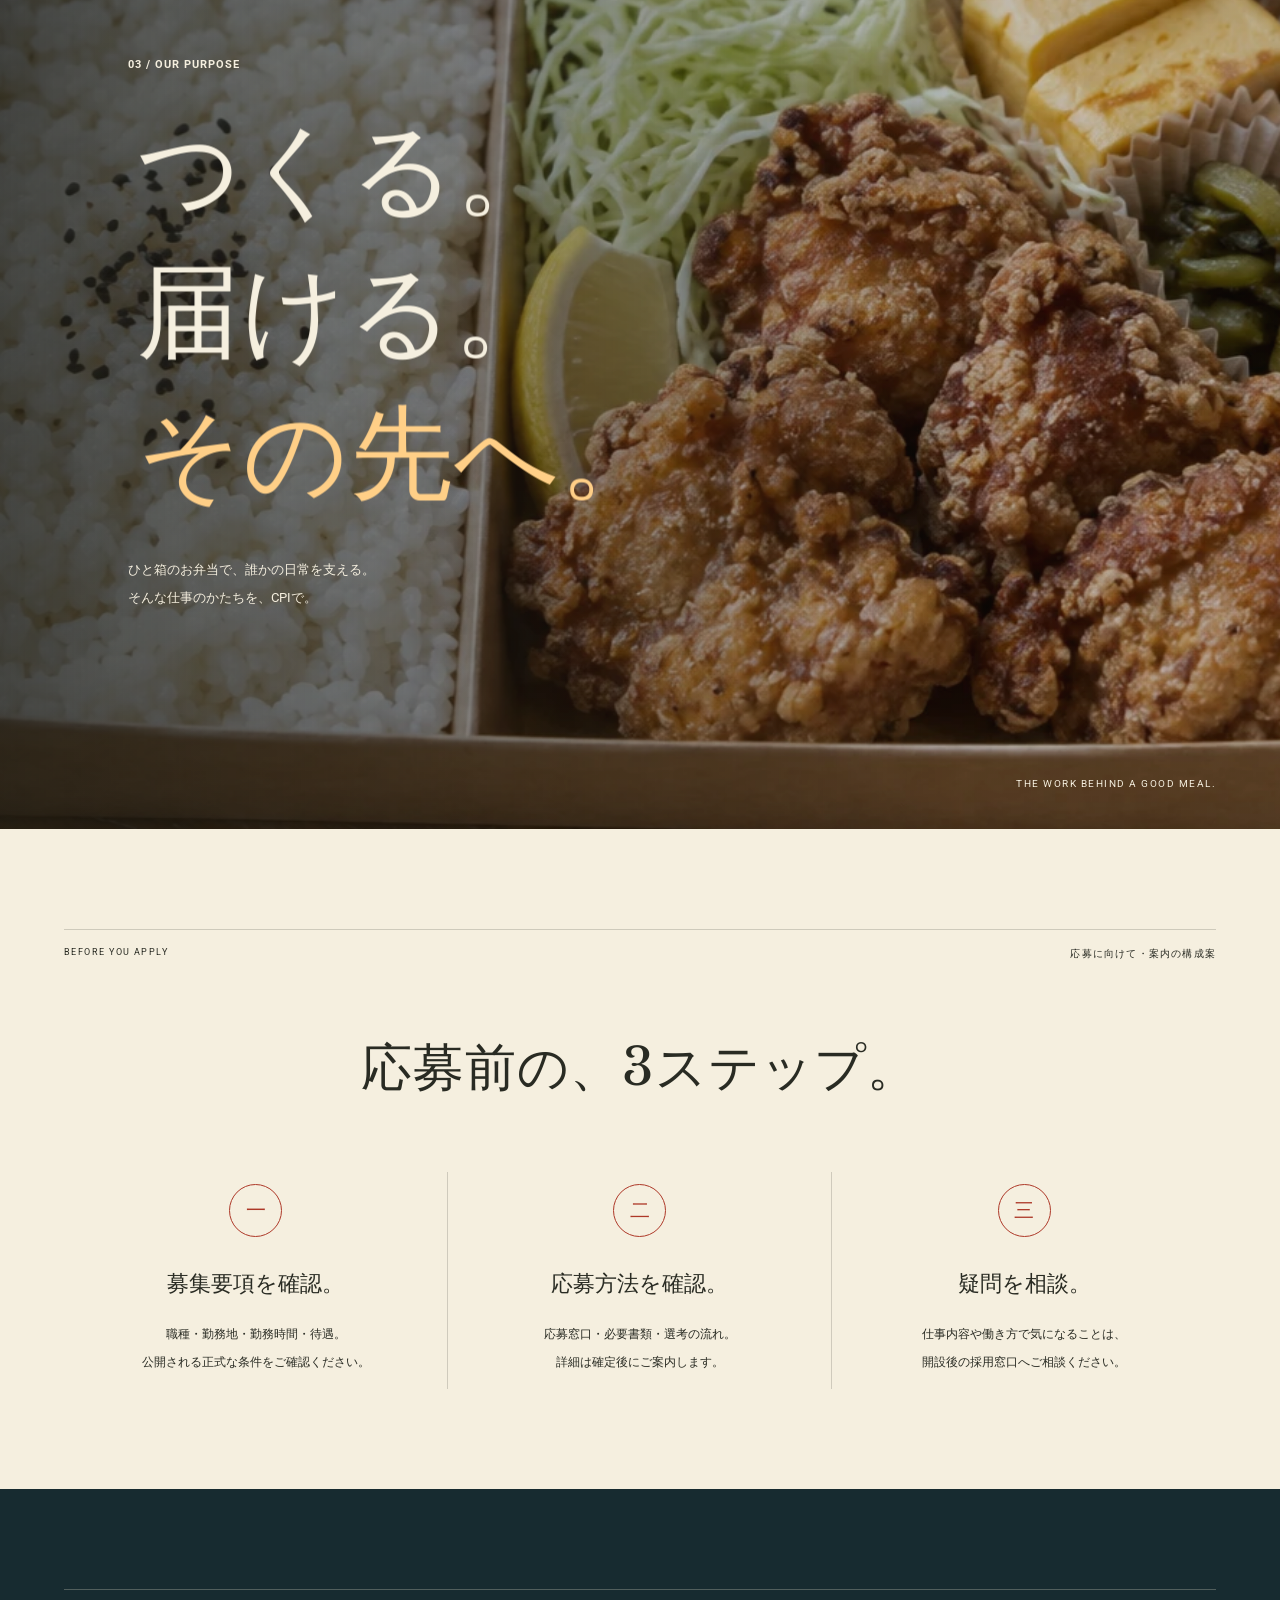
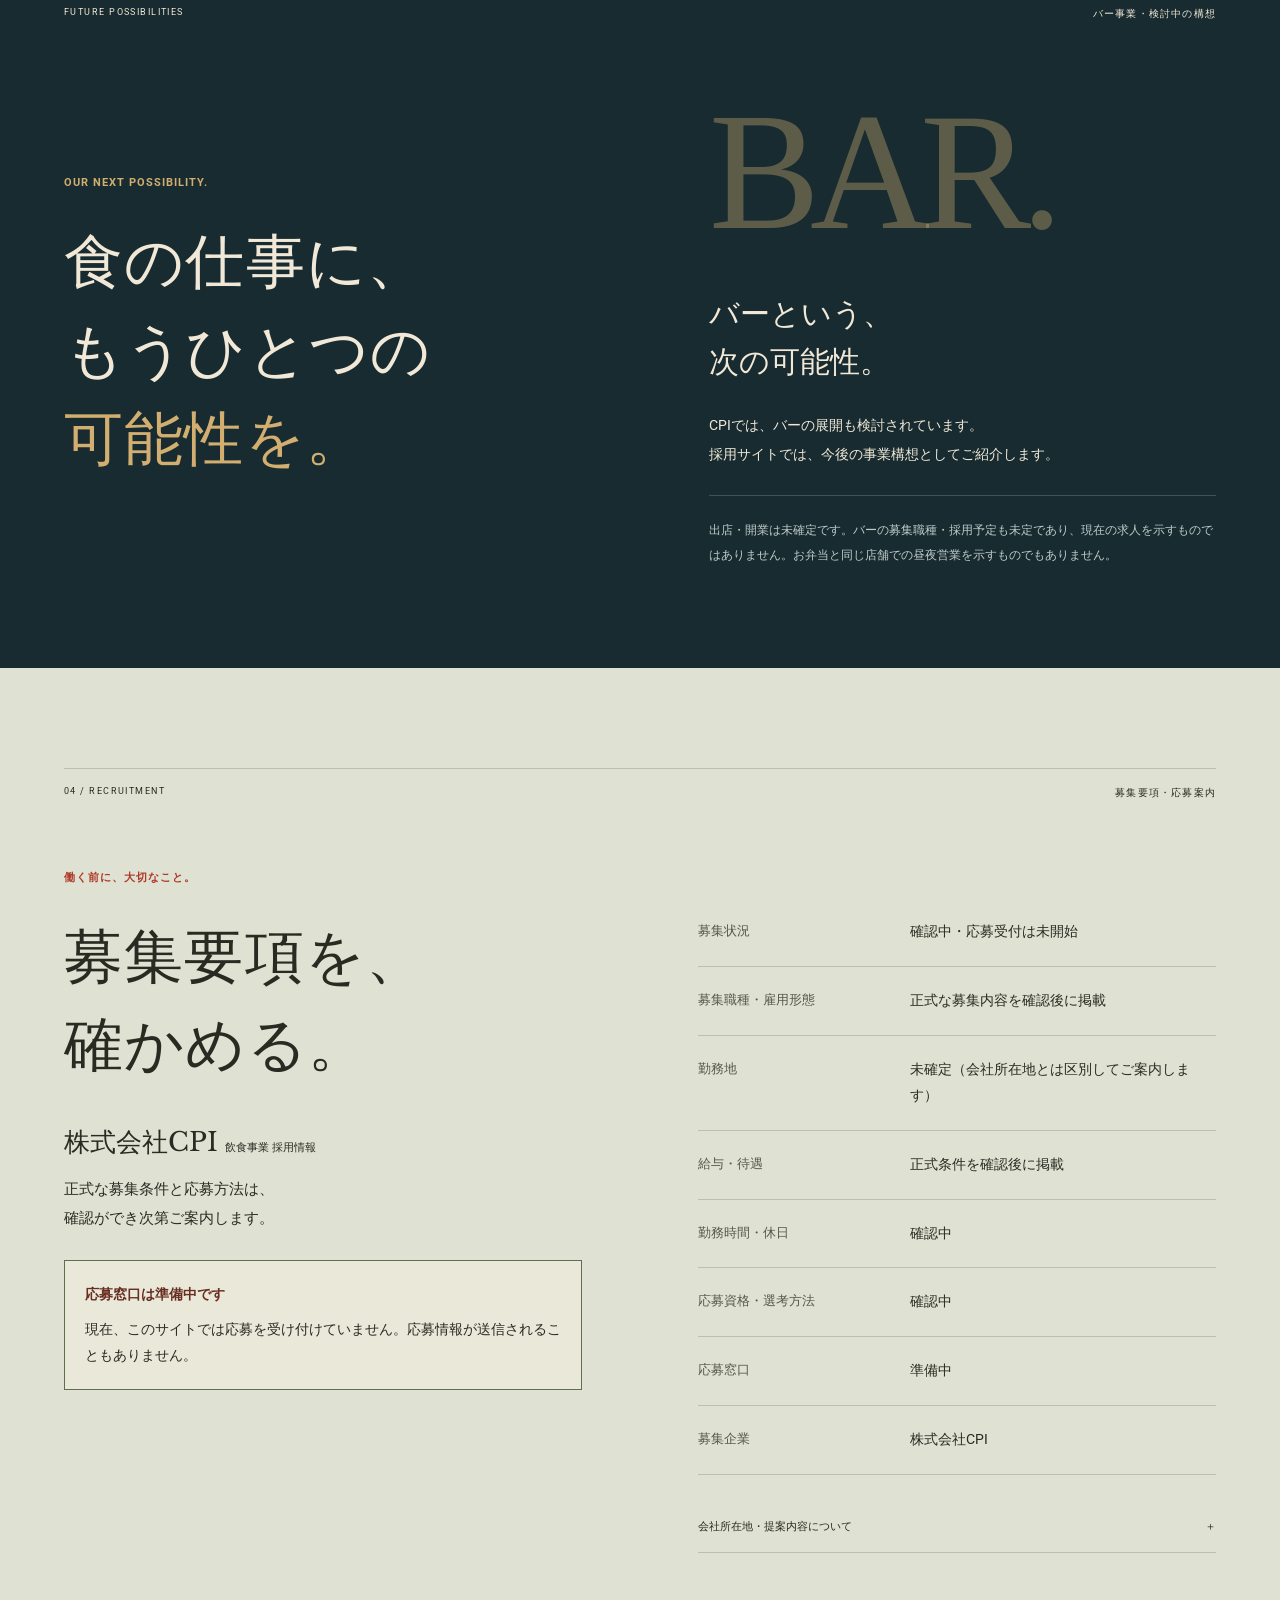
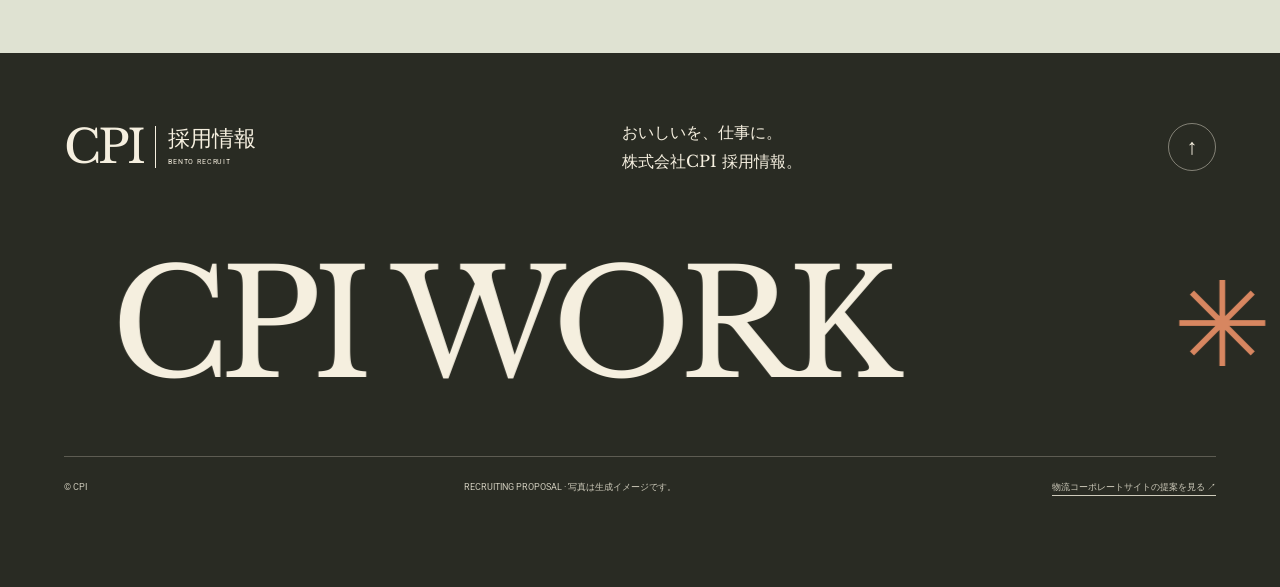
<file: restaurant/index.html>
<!doctype html>
<html lang="ja">
<head>
  <meta charset="utf-8">
  <meta name="viewport" content="width=device-width, initial-scale=1">
  <meta name="robots" content="noindex, nofollow">
  <meta name="theme-color" content="#f5efdf">
  <meta name="description" content="株式会社CPI 飲食事業の採用サイト提案。仕事内容・募集要項・応募方法をご案内する構成案です。採用条件と応募窓口は確認中です。">
  <title>株式会社CPI｜飲食事業 採用サイト</title>
  <link rel="icon" type="image/svg+xml" href="data:image/svg+xml,%3Csvg xmlns='http://www.w3.org/2000/svg' viewBox='0 0 64 64'%3E%3Crect width='64' height='64' rx='14' fill='%23ad3828'/%3E%3Cpath d='M12 30h40a20 20 0 0 1-40 0M21 53h22' fill='%23f5efdf'/%3E%3Cpath d='M25 22c-8-9 8-7 0-16m14 16c-8-9 8-7 0-16' fill='none' stroke='%23f5efdf' stroke-width='3'/%3E%3C/svg%3E">
  <link rel="preload" as="image" href="assets/karaage-bento-cutout.webp" fetchpriority="high">
  <link rel="stylesheet" href="assets/restaurant.css?v=4">
  <link rel="stylesheet" href="assets/recruitment.css?v=1">
  <link rel="stylesheet" href="assets/cinematic.css?v=3">
  <script src="assets/restaurant.js?v=5" defer></script>
  <script src="assets/cinematic.js?v=2" defer></script>
</head>
<body data-motion="cinematic">
  <a class="skip" href="#main">本文へスキップ</a>
  <div class="preview-note"><span>DESIGN PREVIEW</span> 採用サイトの提案です。募集条件・応募窓口は確認中です。</div>
  <header class="header">
    <a class="brand" href="#top" aria-label="株式会社CPI 飲食事業 採用サイト トップ"><span class="brand-cpi">CPI</span><span class="brand-jp">採用情報<small>BENTO RECRUIT</small></span></a>
    <nav id="navigation" class="nav" aria-label="メインナビゲーション">
      <a href="#story">働くことへの想い</a><a href="#jobs">仕事内容</a><a href="#bar">今後の構想</a><a href="#openings" class="nav-cta">募集要項・応募案内 <span aria-hidden="true">↗</span></a>
    </nav>
    <button class="nav-toggle" aria-label="メニューを開く" aria-expanded="false" aria-controls="navigation"><span></span><span></span></button>
  </header>
  <main id="main" tabindex="-1">
    <section class="cinema-scroll" id="top" aria-labelledby="hero-title">
      <div class="cinema-stage">
        <h1 id="hero-title" class="screen-reader">おいしいを、仕事に。株式会社CPI 飲食事業 採用サイト</h1>
        <div class="cinema-grain" aria-hidden="true"></div>
        <div class="cinema-top"><span>BENTO RECRUIT</span><span>お弁当づくりを、仕事に。</span></div>
        <div class="cinema-wordmark" aria-hidden="true">WORK</div>
        <div class="plate-orbit" aria-hidden="true"><span></span><i></i></div>
        <div class="plate-scene"><div class="plate-float"><img src="assets/karaage-bento-cutout.webp" class="flying-plate" alt="唐揚げ、ごはん、卵焼きを詰めた持ち帰り弁当。写真は提案イメージです。" width="1536" height="1024" fetchpriority="high"></div></div>
        <div class="cinema-intro" aria-hidden="true"><span class="intro-left">つくる。</span><span class="intro-right">届ける。</span></div>
        <div class="cinema-tag" aria-hidden="true"><span>おいしいを、</span><strong>つくる<br>仕事。</strong><small>CPI RECRUIT</small></div>
        <div class="cinema-opening"><p>おいしいを、仕事に。</p><a href="#openings" class="cinema-menu-link">募集要項を見る <span aria-hidden="true">↗</span></a></div>
        <div class="cinema-macro" aria-hidden="true"><img src="assets/karaage-bento-natural.webp" alt="" width="1536" height="1024"><div></div></div>
        <div class="cinema-crunch" aria-hidden="true"><span>ひと箱に、心を込めて。</span><strong>つくる。</strong><p>おいしいを、支える仕事。</p></div>
        <div class="cinema-finish" aria-hidden="true"><span>その先の、笑顔へ。</span><strong>仕事にしよう。</strong><p>株式会社CPI 飲食事業の採用情報。</p></div>
        <div class="cinema-bottom"><span class="cinema-scroll-hint">SCROLL TO WORK <i aria-hidden="true">↓</i></span><div class="scene-nav" aria-label="採用メッセージの演出シーン"><button data-scene="0" aria-label="シーン1 おいしいを仕事に" aria-current="step">01<span>仕事に</span></button><button data-scene="1" aria-label="シーン2 つくる仕事">02<span>つくる</span></button><button data-scene="2" aria-label="シーン3 その先の笑顔へ">03<span>届ける</span></button></div></div>
        <div class="cinema-meter" aria-hidden="true"><i></i></div>
      </div>
    </section>
    <div class="ticker" aria-hidden="true"><div class="ticker-track"><span>つくる、届ける。 <b>✳</b> おいしいを、仕事に。 <b>✳</b> CPI RECRUIT <b>✳</b> </span><span>つくる、届ける。 <b>✳</b> おいしいを、仕事に。 <b>✳</b> CPI RECRUIT <b>✳</b> </span></div></div>
    <section class="story section" id="story" aria-labelledby="story-title">
      <div class="section-label"><span>01 / OUR PURPOSE</span><span>働くことへの想い</span></div>
      <div class="story-layout"><div class="story-words" data-reveal><p class="eyebrow">誰かの一日を、食から支える。</p><h2 id="story-title">ひと箱の先に、<br>笑顔がある。</h2><p>食材を準備する。おかずをつくる。<br>彩りよく詰めて、手渡す。<br>お弁当の向こうには、誰かの日常がある。</p><p>「おいしい」を届ける仕事を、知ってほしい。<br>CPIの飲食事業で働くことをご紹介します。</p><a class="text-link" href="#jobs">仕事内容を知る <span aria-hidden="true">↗</span></a></div><figure class="story-image" data-reveal><img src="assets/karaage-bento-natural.webp" alt="唐揚げ弁当の提案用イメージ" width="1536" height="1024" loading="lazy"><figcaption><span>BEHIND EVERY BENTO</span>ひと箱に込める、仕事のかたち。</figcaption><span class="image-tag">おいしいを、<br>仕事に。</span></figure></div>
    </section>
    <section class="taste-scroll" aria-labelledby="taste-title">
      <div class="taste-stage">
        <div class="taste-heading"><span>DISCOVER THE WORK</span><h2 id="taste-title">おいしいの、<br>つくり手へ。</h2><p>仕事を知る、3つの入り口。</p></div>
        <div class="taste-rail">
          <button class="taste-card" data-dish="karaage"><img src="assets/karaage-bento-natural.webp" alt="唐揚げ弁当の提案写真" width="1536" height="1024" loading="lazy"><span>01 / COOKING</span><strong>つくる、<br>おいしさ。</strong><i aria-hidden="true">↗</i></button>
          <button class="taste-card" data-dish="shogayaki"><img src="assets/shogayaki-bento-natural.webp" alt="生姜焼き弁当の提案写真" width="1536" height="1024" loading="lazy"><span>02 / SERVING</span><strong>詰める、<br>届ける。</strong><i aria-hidden="true">↗</i></button>
          <a class="taste-card taste-invitation" href="#openings"><span>03 / RECRUITMENT</span><strong>働く条件を、<br>確かめる。</strong><p>募集要項を見る</p><i aria-hidden="true">↗</i></a>
        </div>
        <div class="taste-meter" aria-hidden="true"><i></i></div>
      </div>
    </section>
    <section class="menu section" id="jobs" aria-labelledby="jobs-title">
      <div class="section-label"><span>02 / OUR WORK</span><span>仕事内容</span></div>
      <div class="section-heading" data-reveal><div><p class="eyebrow">お弁当づくりを、仕事として知る。</p><h2 id="jobs-title">おいしいを、<br>支える仕事。</h2></div><p>仕事内容の紹介案です。<br>正式な募集職種は確認中です。</p></div>
      <div class="menu-tabs" role="tablist" aria-label="仕事内容の紹介カテゴリ"><button id="tab-set" role="tab" aria-selected="true" aria-controls="panel-set" tabindex="0">つくる・届ける <span>WORK</span></button><button id="tab-side" role="tab" aria-selected="false" aria-controls="panel-side" tabindex="-1">応募前に <span>GUIDE</span></button></div>
      <div id="panel-set" role="tabpanel" aria-labelledby="tab-set" class="dish-grid">
        <article class="dish-card" data-reveal><button class="dish-open" data-dish="karaage" aria-label="調理・仕込みの仕事内容の紹介案を見る"><div class="dish-photo"><img src="assets/karaage-bento-natural.webp" alt="ごはんと付け合わせを詰めた唐揚げ弁当" width="1536" height="1024" loading="lazy"><span class="dish-stamp">つくる仕事</span><span class="dish-plus" aria-hidden="true">↗</span></div><div class="dish-meta"><span>01 / COOKING</span><span>仕事内容の紹介案</span></div><h3>調理・仕込み</h3><p>食材の準備から、おかずづくりまで。<br>お弁当のおいしさを支える仕事の紹介案です。</p></button></article>
        <article class="dish-card" data-reveal><button class="dish-open" data-dish="shogayaki" aria-label="盛付け・お渡しの仕事内容の紹介案を見る"><div class="dish-photo"><img src="assets/shogayaki-bento-natural.webp" alt="豚肉の生姜焼き、ごはん、卵焼き、付け合わせを詰めたお弁当" width="1536" height="1024" loading="lazy"><span class="dish-plus" aria-hidden="true">↗</span></div><div class="dish-meta"><span>02 / SERVING</span><span>仕事内容の紹介案</span></div><h3>盛付け・お渡し</h3><p>彩りよく詰めて、受け取る人へ。<br>盛付け・お渡しに関わる仕事の紹介案です。</p></button></article>
      </div>
      <div id="panel-side" role="tabpanel" aria-labelledby="tab-side" class="side-panel" hidden><img src="assets/karaage.webp" alt="飲食事業の仕事を伝えるための料理イメージ（生成）" width="1536" height="1024" loading="lazy"><div><p class="eyebrow">応募を考える、その前に。</p><h3>働く条件を、確かめる。</h3><p>職種・勤務地・勤務時間・待遇。<br>大切な条件は、正式な募集要項で確認しましょう。</p><button class="text-link" data-dish="side">確認項目を見る <span aria-hidden="true">↗</span></button></div></div>
      <p class="menu-note">上記は仕事内容を伝えるための構成案です。現在募集中の職種を示すものではありません。募集職種・担当業務・応募資格は確認後に掲載します。写真は生成イメージです。</p>
    </section>
    <section class="kitchen" id="kitchen" aria-labelledby="kitchen-title">
      <div class="kitchen-image"><img src="assets/karaage-bento-natural.webp" alt="唐揚げとごはん、付け合わせを詰めたお弁当のイメージ" width="1536" height="1024" loading="lazy"></div><div class="kitchen-overlay"></div>
      <div class="kitchen-copy" data-reveal><p class="eyebrow light">03 / OUR PURPOSE</p><h2 id="kitchen-title">つくる。<br>届ける。<br><em>その先へ。</em></h2><p>ひと箱のお弁当で、誰かの日常を支える。<br>そんな仕事のかたちを、CPIで。</p></div><span class="kitchen-caption">THE WORK BEHIND A GOOD MEAL.</span>
    </section>
    <section class="ritual section" aria-labelledby="ritual-title"><div class="section-label"><span>BEFORE YOU APPLY</span><span>応募に向けて・案内の構成案</span></div><h2 id="ritual-title" data-reveal>応募前の、3ステップ。</h2><div class="ritual-grid"><article data-reveal><span>一</span><h3>募集要項を確認。</h3><p>職種・勤務地・勤務時間・待遇。<br>公開される正式な条件をご確認ください。</p></article><article data-reveal><span>二</span><h3>応募方法を確認。</h3><p>応募窓口・必要書類・選考の流れ。<br>詳細は確定後にご案内します。</p></article><article data-reveal><span>三</span><h3>疑問を相談。</h3><p>仕事内容や働き方で気になることは、<br>開設後の採用窓口へご相談ください。</p></article></div></section>
    <section class="bar-concept section" id="bar" aria-labelledby="bar-title"><div class="section-label"><span>FUTURE POSSIBILITIES</span><span>バー事業・検討中の構想</span></div><div class="bar-layout"><div data-reveal><p class="eyebrow">OUR NEXT POSSIBILITY.</p><h2 id="bar-title">食の仕事に、<br>もうひとつの<br><em>可能性を。</em></h2></div><div class="bar-words" data-reveal><span class="bar-wordmark" aria-hidden="true">BAR.</span><h3>バーという、<br>次の可能性。</h3><p>CPIでは、バーの展開も検討されています。<br>採用サイトでは、今後の事業構想としてご紹介します。</p><p class="bar-disclaimer">出店・開業は未確定です。バーの募集職種・採用予定も未定であり、現在の求人を示すものではありません。お弁当と同じ店舗での昼夜営業を示すものでもありません。</p></div></div></section>
    <section class="info section" id="openings" aria-labelledby="openings-title"><div class="section-label"><span>04 / RECRUITMENT</span><span>募集要項・応募案内</span></div><div class="info-grid"><div data-reveal><p class="eyebrow">働く前に、大切なこと。</p><h2 id="openings-title">募集要項を、<br>確かめる。</h2><p class="info-lead">株式会社CPI <small>飲食事業 採用情報</small></p><p>正式な募集条件と応募方法は、<br>確認ができ次第ご案内します。</p><div class="application-status" role="note"><strong>応募窓口は準備中です</strong><p>現在、このサイトでは応募を受け付けていません。応募情報が送信されることもありません。</p></div></div><div class="info-details" data-reveal><dl><div><dt>募集状況</dt><dd>確認中・応募受付は未開始</dd></div><div><dt>募集職種・雇用形態</dt><dd>正式な募集内容を確認後に掲載</dd></div><div><dt>勤務地</dt><dd>未確定（会社所在地とは区別してご案内します）</dd></div><div><dt>給与・待遇</dt><dd>正式条件を確認後に掲載</dd></div><div><dt>勤務時間・休日</dt><dd>確認中</dd></div><div><dt>応募資格・選考方法</dt><dd>確認中</dd></div><div><dt>応募窓口</dt><dd>準備中</dd></div><div><dt>募集企業</dt><dd>株式会社CPI</dd></div></dl><details><summary>会社所在地・提案内容について <span aria-hidden="true">＋</span></summary><p>東京都昭島市玉川町1-2-6<br>エヴァグリーン中神 4F</p><p class="small">ご共有いただいた会社所在地であり、勤務先の住所ではありません。仕事内容・メッセージ・写真は提案用です。社員インタビューや実際の職場写真ではありません。正式な募集内容と採用窓口は確認後に掲載します。</p></details></div></div></section>
  </main>
  <footer class="footer"><div class="footer-top"><a class="brand" href="#top"><span class="brand-cpi">CPI</span><span class="brand-jp">採用情報<small>BENTO RECRUIT</small></span></a><p>おいしいを、仕事に。<br>株式会社CPI 採用情報。</p><a href="#top" class="to-top" aria-label="ページの先頭へ">↑</a></div><div class="footer-wordmark" aria-hidden="true">CPI WORK<span>✳</span></div><div class="footer-bottom"><span>© CPI</span><span>RECRUITING PROPOSAL · 写真は生成イメージです。</span><a href="../logistics/">物流コーポレートサイトの提案を見る ↗</a></div></footer>
  <aside class="motion-switch" aria-label="アニメーション比較"><span>MOTION</span><a href="./" data-version="full" aria-current="page">しっかり</a><a href="calm/" data-version="calm">控えめ</a><button type="button" class="motion-pause" aria-pressed="false" aria-label="動きを停止する">一時停止</button></aside>
  <dialog class="dish-dialog" aria-labelledby="dialog-title"><button class="dialog-close" aria-label="詳細を閉じる">×</button><img id="dialog-photo" src="assets/karaage.webp" alt="" width="1536" height="1024"><div class="dialog-copy"><p class="eyebrow">CPI / WORK INTRODUCTION</p><h2 id="dialog-title">仕事内容の紹介案</h2><p id="dialog-description"></p><p id="dialog-includes" class="includes"></p><p class="small">仕事内容・写真は紹介用の構成案です。現在の募集職種や正式な業務内容を示すものではありません。募集条件と応募方法は確認後に掲載します。</p><button class="button dialog-return">仕事内容に戻る <span aria-hidden="true">↗</span></button></div></dialog>
  <noscript><p class="noscript">仕事内容の詳細表示にはJavaScriptを有効にしてください。募集要項・応募案内はこのページ下部でご確認いただけます。</p></noscript>
</body>
</html>
</file>
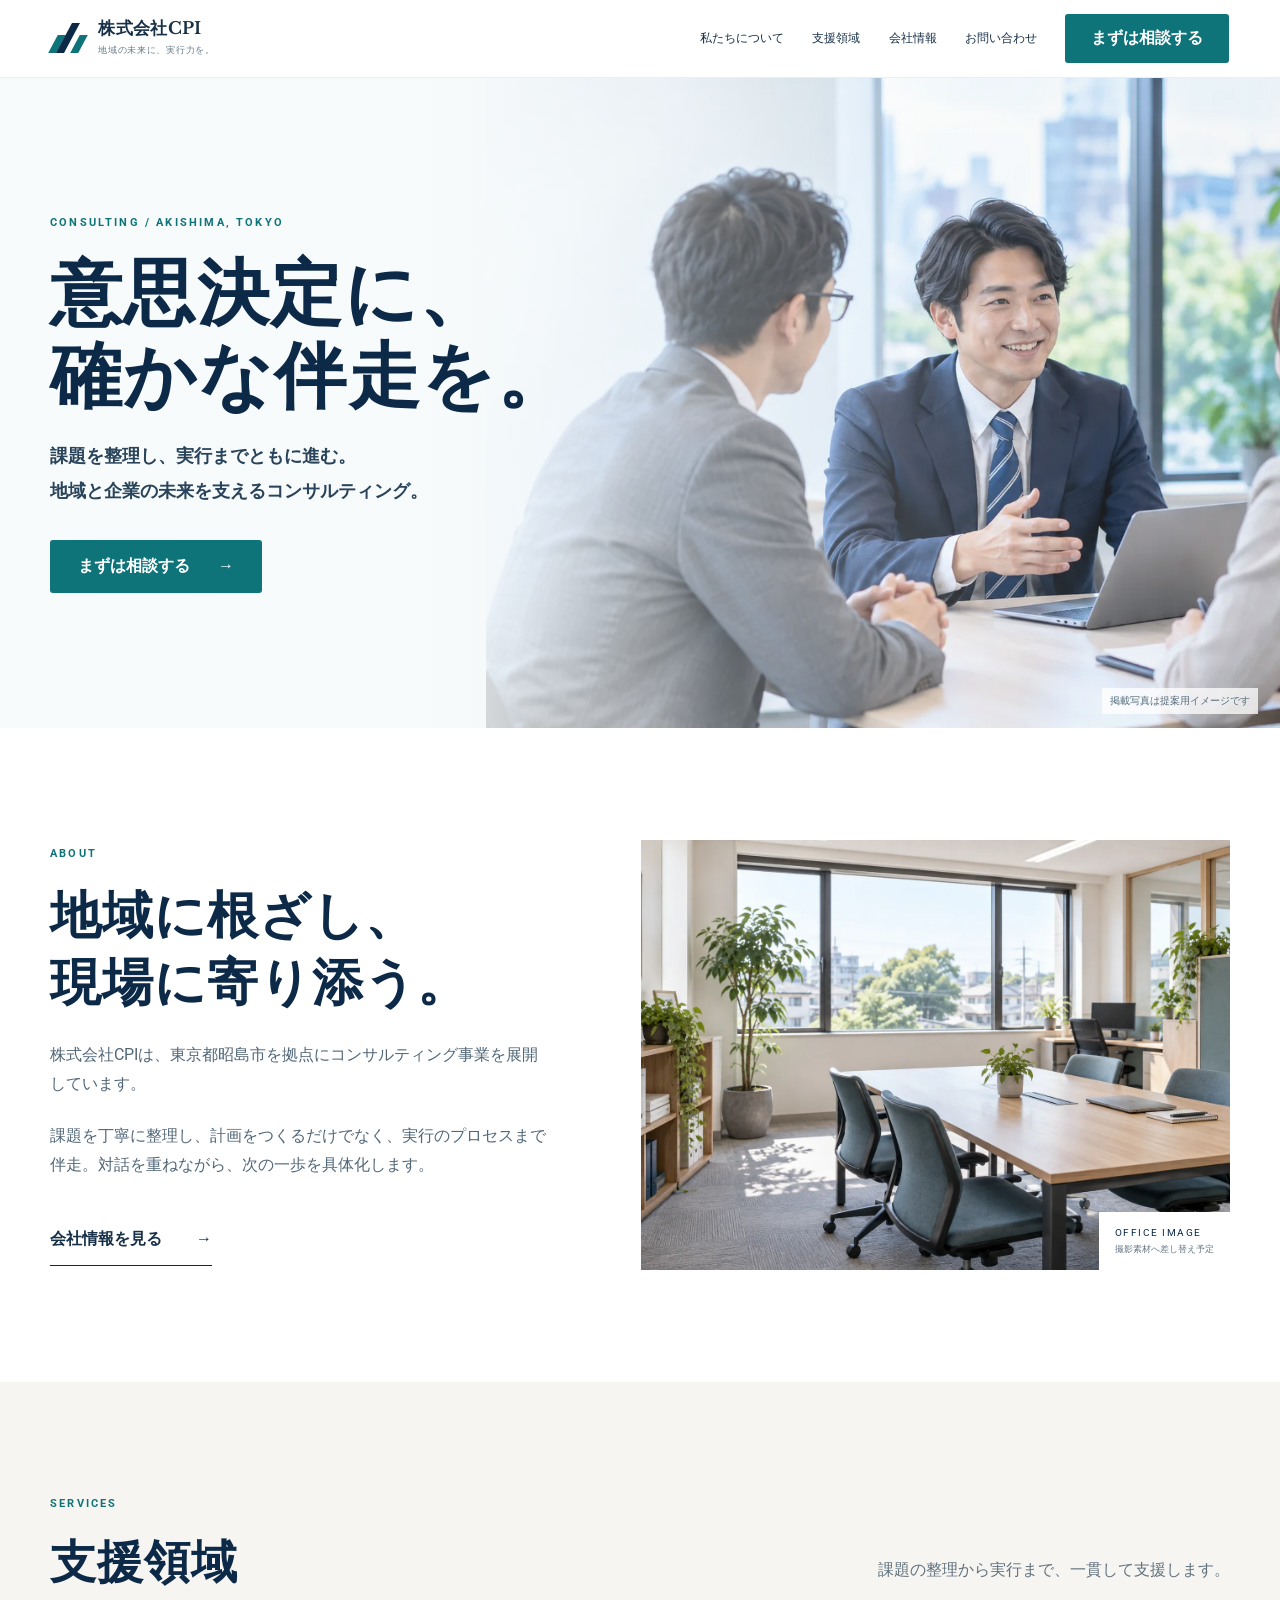
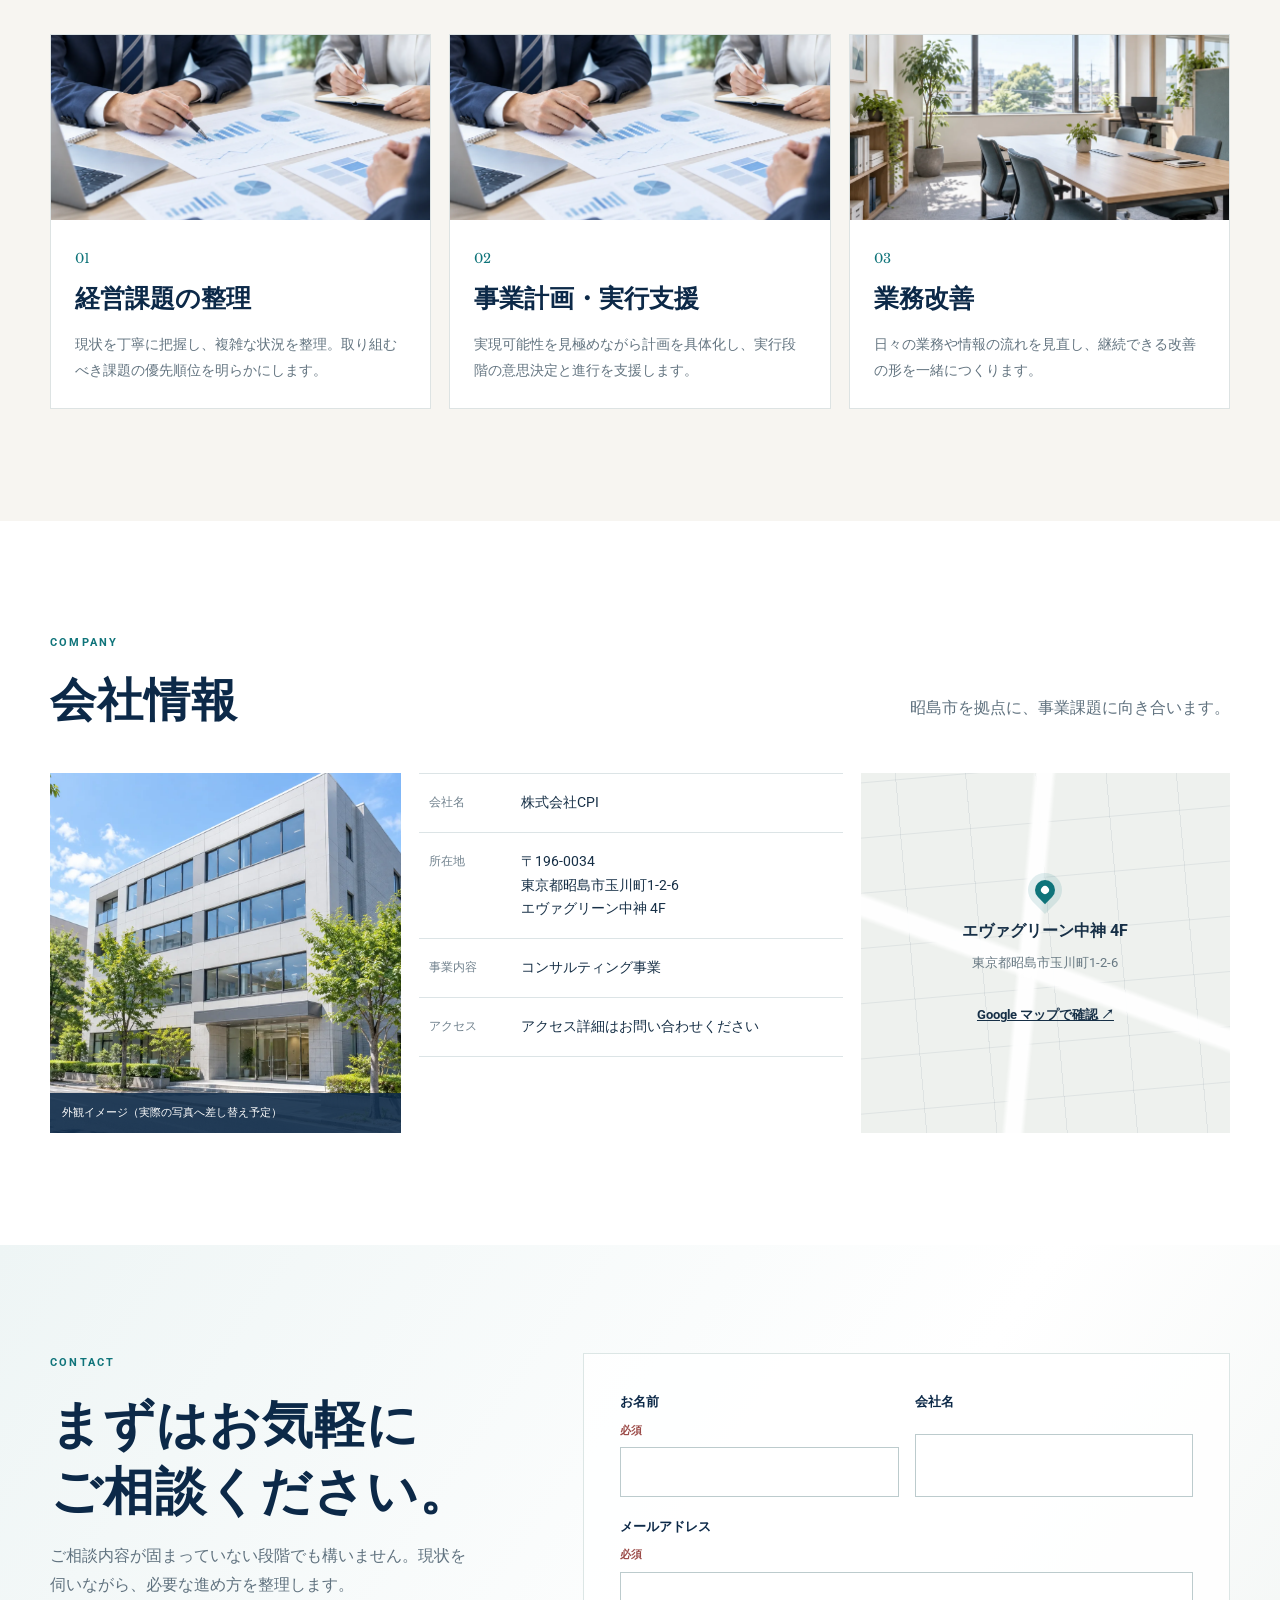
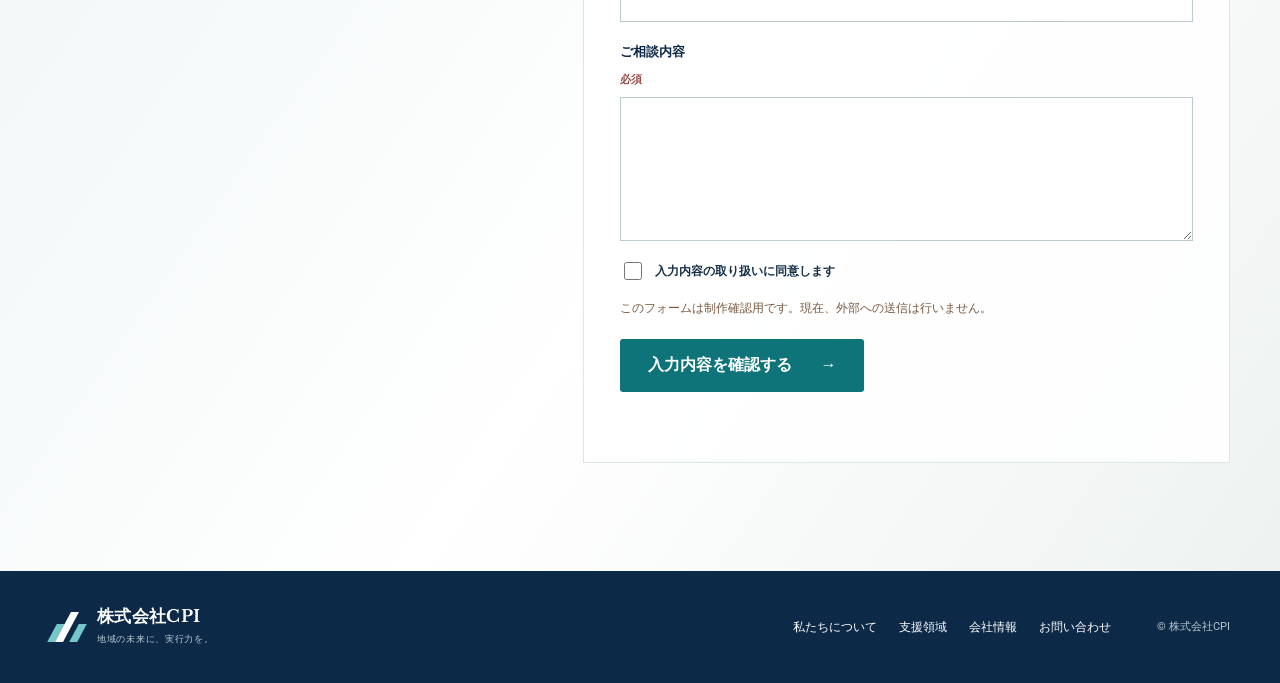
<file: static/index.html>
<!doctype html>
<html lang="ja" data-variant="static">
<head>
  <meta charset="utf-8">
  <meta name="viewport" content="width=device-width, initial-scale=1">
  <meta name="description" content="株式会社CPIは、課題の整理から実行まで伴走するコンサルティング会社です。">
  <meta name="theme-color" content="#ffffff">
  <title>株式会社CPI｜意思決定に、確かな伴走を。</title>
  <link rel="icon" href="data:image/svg+xml,%3Csvg xmlns='http://www.w3.org/2000/svg' viewBox='0 0 64 64'%3E%3Crect width='64' height='64' rx='8' fill='%230c2948'/%3E%3Cpath d='M14 46 30 15l7 13-9 18zm18 0 8-14 10 14z' fill='%2374c6c8'/%3E%3C/svg%3E">
  <link rel="stylesheet" href="../assets/site.css">
  <script src="../assets/site.js" defer></script>
</head>
<body class="site site--static">
  <a class="skip-link" href="#main">本文へ移動</a>
  <header class="header" data-header>
    <a class="brand" href="#top" aria-label="株式会社CPI ホーム">
      <span class="brand-mark" aria-hidden="true"><i></i><i></i><i></i></span>
      <span><strong>株式会社CPI</strong><small>地域の未来に、実行力を。</small></span>
    </a>
    <button class="menu-button" type="button" aria-expanded="false" aria-controls="site-nav" data-menu-button><span></span><span></span><span></span><b>メニュー</b></button>
    <nav class="nav" id="site-nav" aria-label="メインナビゲーション" data-nav>
      <a href="#about">私たちについて</a><a href="#services">支援領域</a><a href="#company">会社情報</a><a href="#contact">お問い合わせ</a>
      <a class="button button--header" href="#contact">まずは相談する</a>
    </nav>
  </header>

  <main id="main">
    <section class="hero" id="top" aria-labelledby="hero-title">
      <div class="hero-media"><img src="../assets/images/hero-consulting.webp" alt="相談内容を話し合うコンサルタントのイメージ" width="1536" height="1024"></div>
      <div class="hero-shade"></div>
      <div class="hero-copy container">
        <p class="eyebrow">CONSULTING / AKISHIMA, TOKYO</p>
        <h1 id="hero-title">意思決定に、<br>確かな伴走を。</h1>
        <p>課題を整理し、実行までともに進む。<br>地域と企業の未来を支えるコンサルティング。</p>
        <a class="button" href="#contact">まずは相談する <span aria-hidden="true">→</span></a>
      </div>
      <p class="photo-note">掲載写真は提案用イメージです</p>
    </section>

    <section class="section about" id="about">
      <div class="container split split--about">
        <div class="section-copy">
          <p class="section-kicker">ABOUT</p>
          <h2>地域に根ざし、<br>現場に寄り添う。</h2>
          <p>株式会社CPIは、東京都昭島市を拠点にコンサルティング事業を展開しています。</p>
          <p>課題を丁寧に整理し、計画をつくるだけでなく、実行のプロセスまで伴走。対話を重ねながら、次の一歩を具体化します。</p>
          <a class="text-link" href="#company">会社情報を見る <span>→</span></a>
        </div>
        <figure class="media-card">
          <img src="../assets/images/office-interior.webp" alt="明るいオフィスのイメージ" loading="lazy" width="1536" height="1024">
          <figcaption>OFFICE IMAGE <small>撮影素材へ差し替え予定</small></figcaption>
        </figure>
      </div>
    </section>

    <section class="section services" id="services">
      <div class="container">
        <div class="section-head"><div><p class="section-kicker">SERVICES</p><h2>支援領域</h2></div><p>課題の整理から実行まで、一貫して支援します。</p></div>
        <div class="service-grid">
          <article class="service-card"><img src="../assets/images/service-planning.webp" alt="資料を確認する手元のイメージ" loading="lazy" width="1536" height="1024"><div><span>01</span><h3>経営課題の整理</h3><p>現状を丁寧に把握し、複雑な状況を整理。取り組むべき課題の優先順位を明らかにします。</p></div></article>
          <article class="service-card"><img src="../assets/images/service-planning.webp" alt="事業計画を検討するイメージ" loading="lazy" width="1536" height="1024"><div><span>02</span><h3>事業計画・実行支援</h3><p>実現可能性を見極めながら計画を具体化し、実行段階の意思決定と進行を支援します。</p></div></article>
          <article class="service-card"><img src="../assets/images/office-interior.webp" alt="業務環境を検討するオフィスのイメージ" loading="lazy" width="1536" height="1024"><div><span>03</span><h3>業務改善</h3><p>日々の業務や情報の流れを見直し、継続できる改善の形を一緒につくります。</p></div></article>
        </div>
      </div>
    </section>

    <section class="section company" id="company">
      <div class="container">
        <div class="section-head"><div><p class="section-kicker">COMPANY</p><h2>会社情報</h2></div><p>昭島市を拠点に、事業課題に向き合います。</p></div>
        <div class="company-layout">
          <figure class="building-card"><img src="../assets/images/building-image.webp" alt="オフィス外観の提案用イメージ" loading="lazy" width="1536" height="1024"><figcaption>外観イメージ（実際の写真へ差し替え予定）</figcaption></figure>
          <dl class="company-table"><div><dt>会社名</dt><dd>株式会社CPI</dd></div><div><dt>所在地</dt><dd>〒196-0034<br>東京都昭島市玉川町1-2-6<br>エヴァグリーン中神 4F</dd></div><div><dt>事業内容</dt><dd>コンサルティング事業</dd></div><div><dt>アクセス</dt><dd>アクセス詳細はお問い合わせください</dd></div></dl>
          <div class="map-card" aria-label="所在地案内">
            <div class="map-grid" aria-hidden="true"></div><span class="map-pin" aria-hidden="true"></span><strong>エヴァグリーン中神 4F</strong><small>東京都昭島市玉川町1-2-6</small>
            <a href="https://www.google.com/maps/search/?api=1&query=%E6%9D%B1%E4%BA%AC%E9%83%BD%E6%98%AD%E5%B3%B6%E5%B8%82%E7%8E%89%E5%B7%9D%E7%94%BA1-2-6+%E3%82%A8%E3%83%B4%E3%82%A1%E3%82%B0%E3%83%AA%E3%83%BC%E3%83%B3%E4%B8%AD%E7%A5%9E" target="_blank" rel="noopener">Google マップで確認 <span aria-hidden="true">↗</span></a>
          </div>
        </div>
      </div>
    </section>

    <section class="contact" id="contact">
      <div class="container contact-layout">
        <div><p class="section-kicker">CONTACT</p><h2>まずはお気軽に<br>ご相談ください。</h2><p>ご相談内容が固まっていない段階でも構いません。現状を伺いながら、必要な進め方を整理します。</p></div>
        <form class="contact-form" novalidate data-contact-form>
          <div class="field-row"><label>お名前<span>必須</span><input name="name" autocomplete="name" required></label><label>会社名<input name="company" autocomplete="organization"></label></div>
          <label>メールアドレス<span>必須</span><input type="email" name="email" autocomplete="email" required></label>
          <label>ご相談内容<span>必須</span><textarea name="message" rows="5" required></textarea></label>
          <label class="check"><input type="checkbox" name="privacy" required><span>入力内容の取り扱いに同意します</span></label>
          <p class="form-note">このフォームは制作確認用です。現在、外部への送信は行いません。</p>
          <button class="button" type="submit">入力内容を確認する <span aria-hidden="true">→</span></button>
          <p class="form-status" role="status" aria-live="polite" data-form-status></p>
        </form>
      </div>
    </section>
  </main>

  <footer class="footer"><div class="container footer-inner"><a class="brand brand--footer" href="#top"><span class="brand-mark" aria-hidden="true"><i></i><i></i><i></i></span><span><strong>株式会社CPI</strong><small>地域の未来に、実行力を。</small></span></a><nav aria-label="フッターナビゲーション"><a href="#about">私たちについて</a><a href="#services">支援領域</a><a href="#company">会社情報</a><a href="#contact">お問い合わせ</a></nav><small>© 株式会社CPI</small></div></footer>
</body>
</html>
</file>
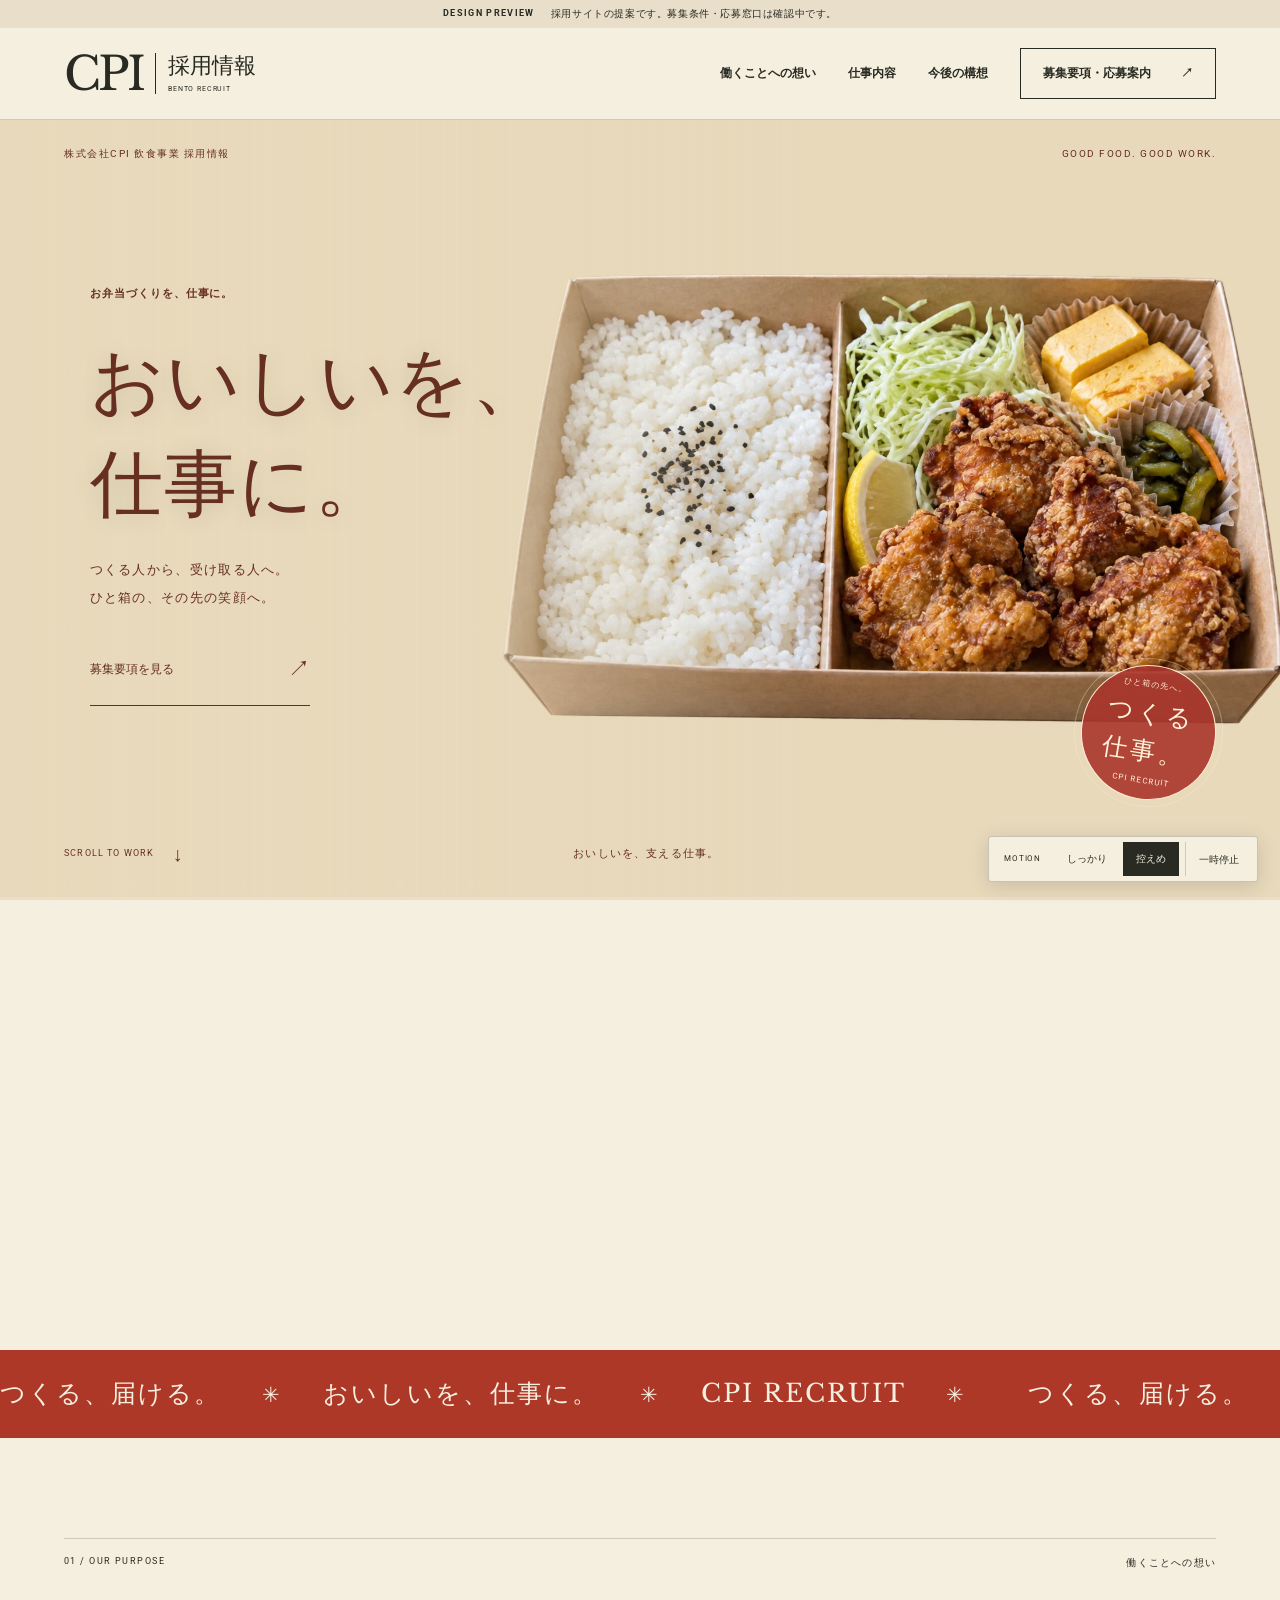
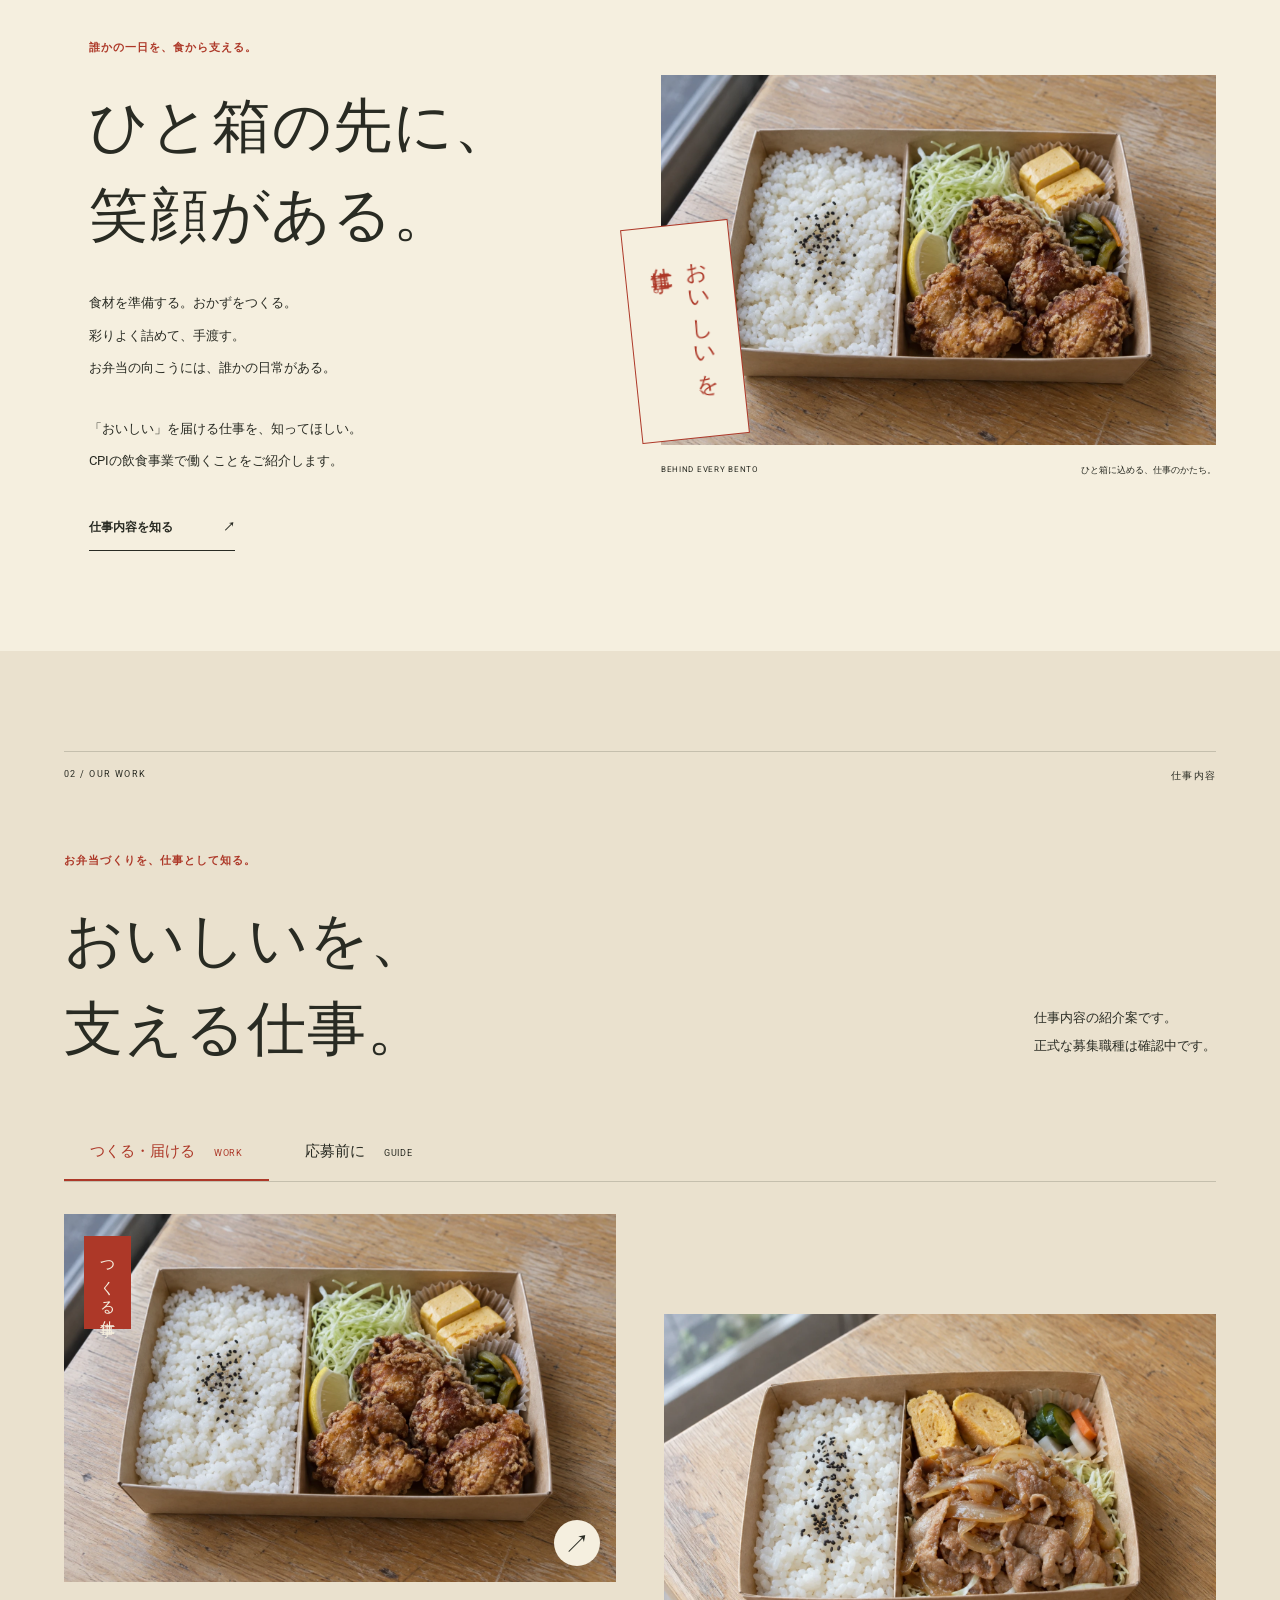
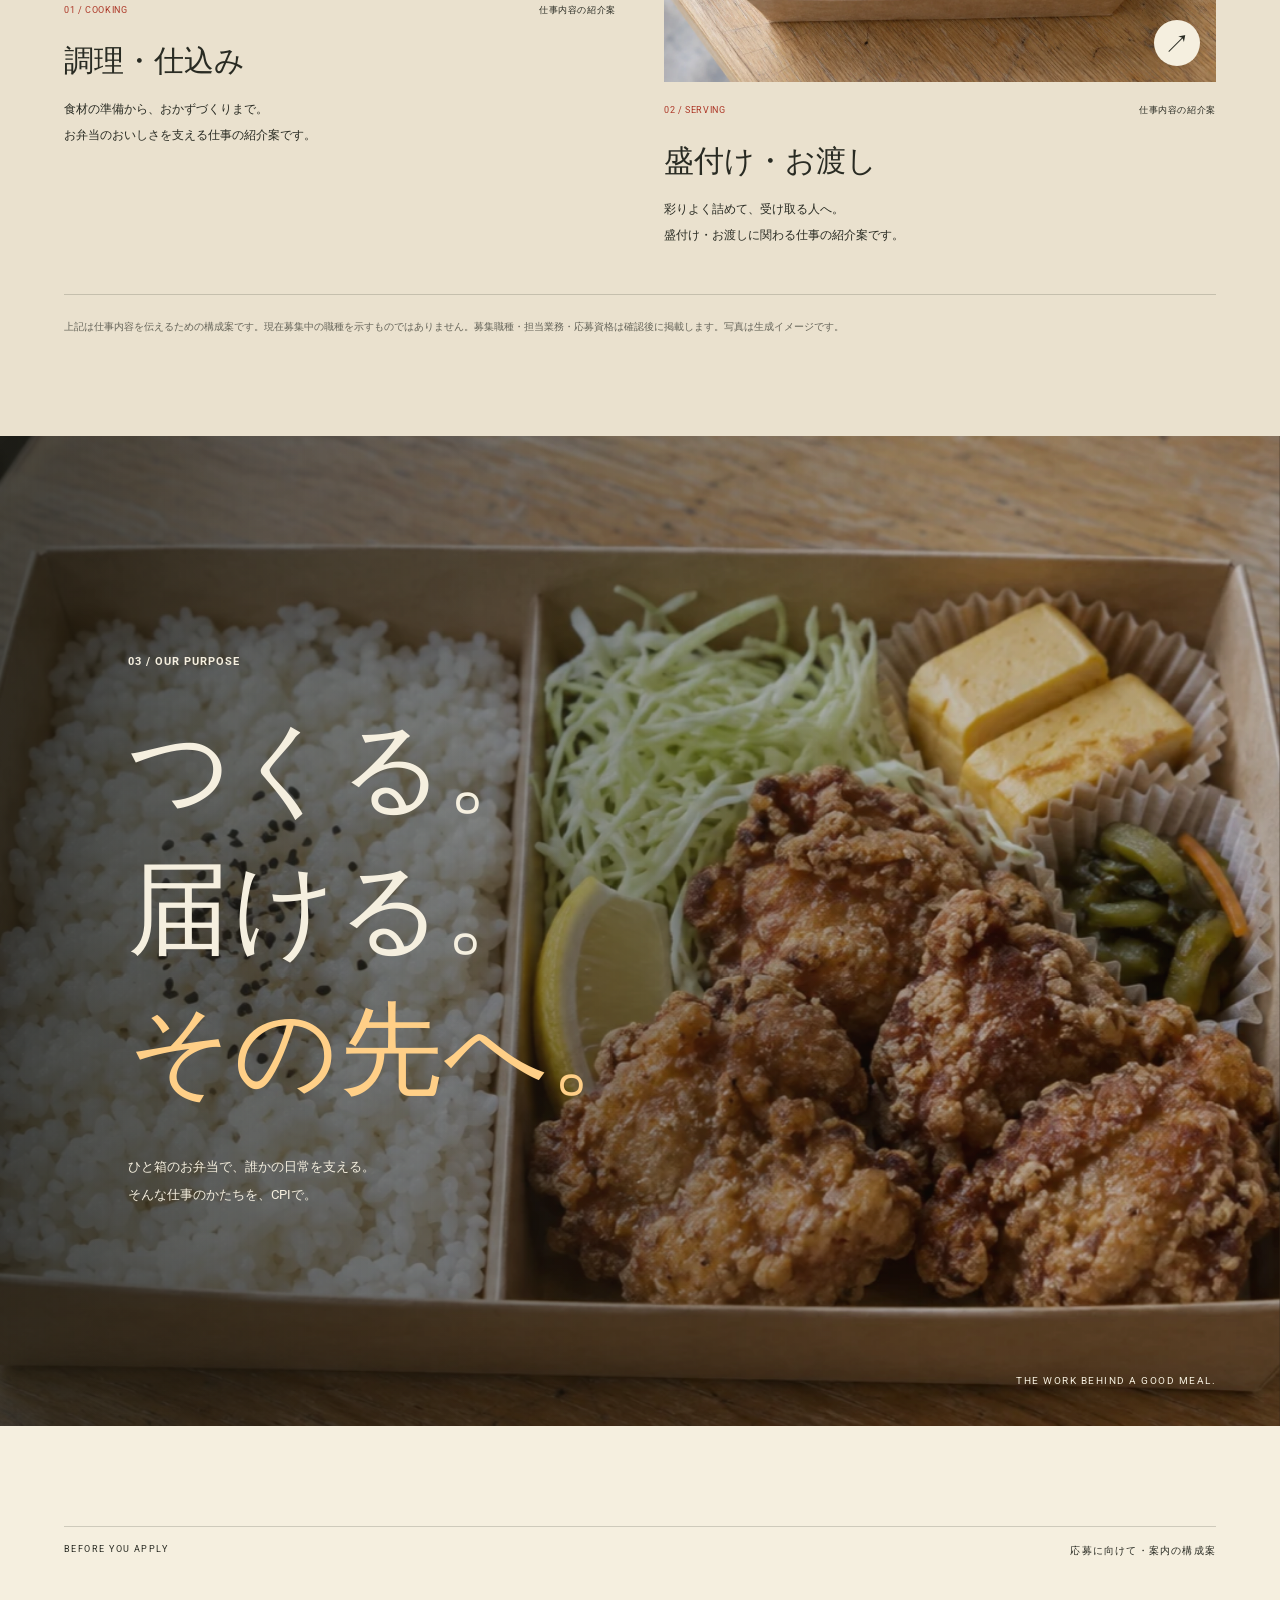
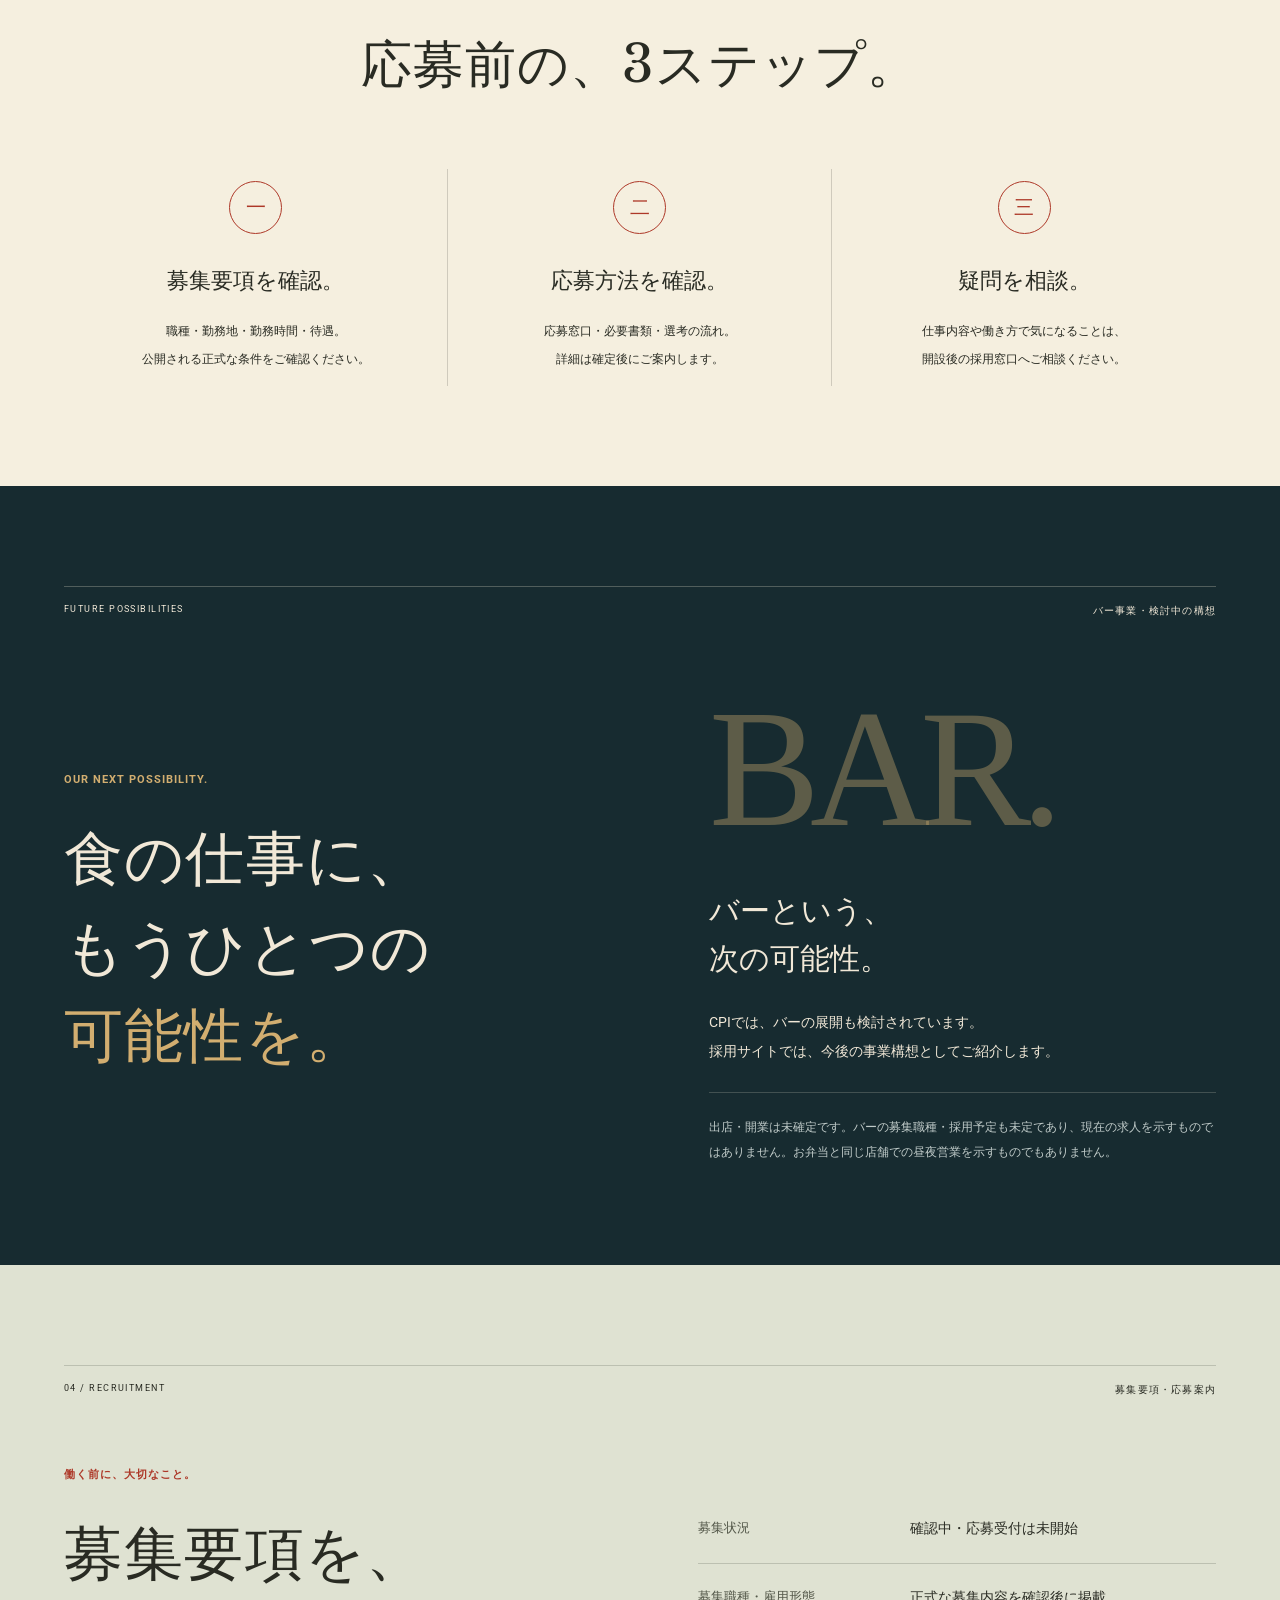
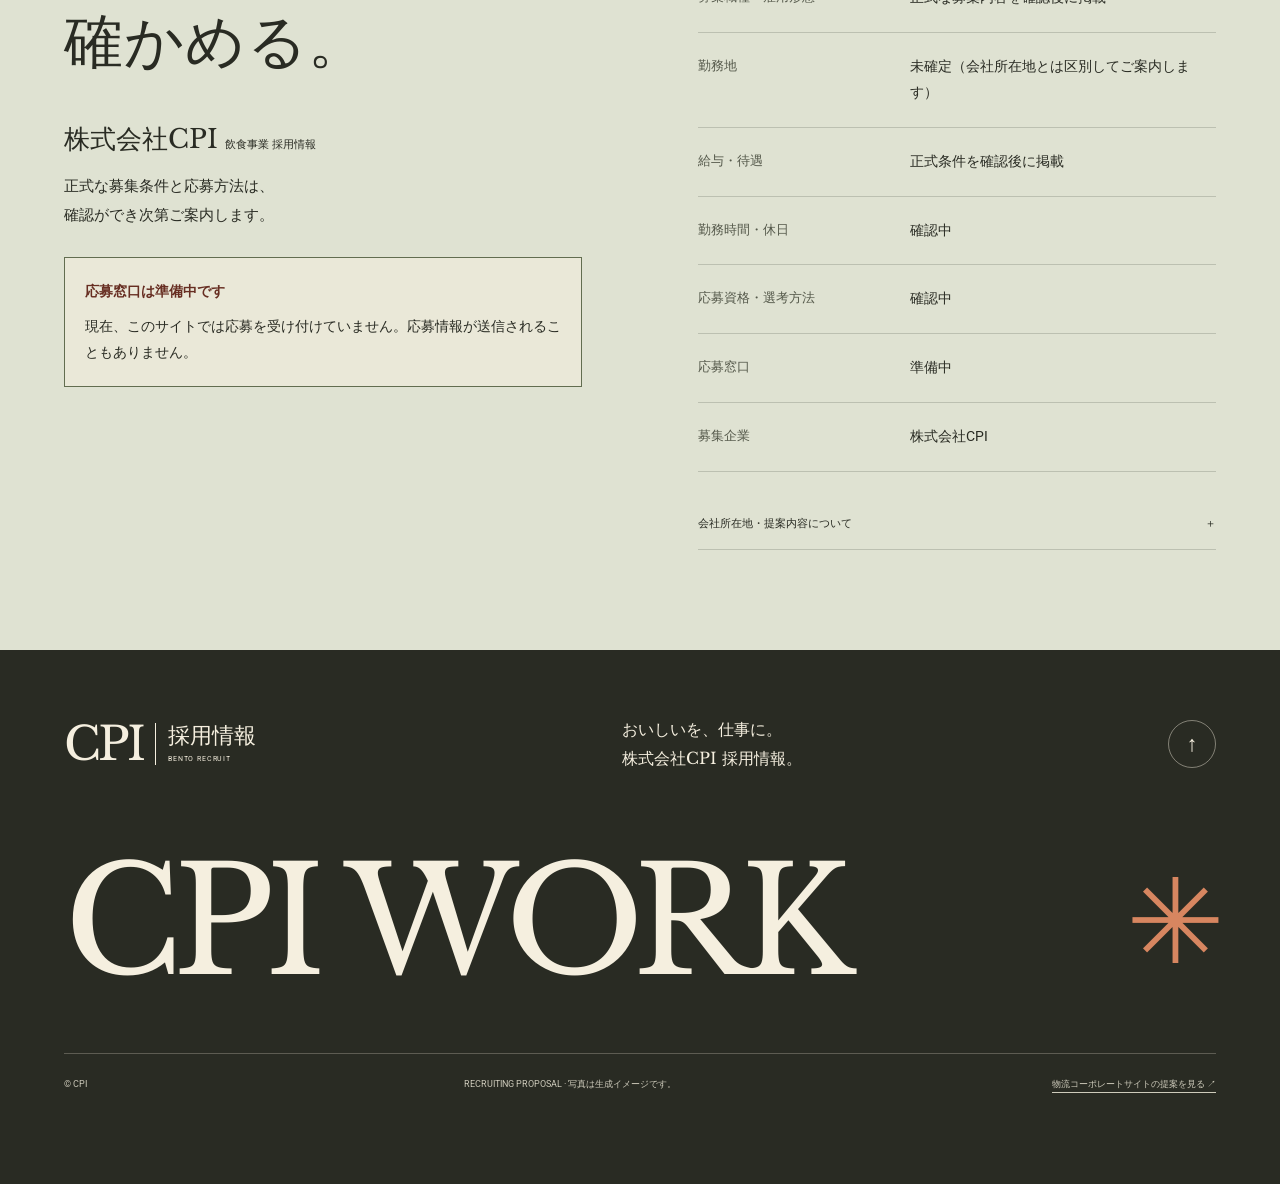
<file: restaurant/calm/index.html>
<!doctype html>
<html lang="ja">
<head>
  <meta charset="utf-8">
  <meta name="viewport" content="width=device-width, initial-scale=1">
  <meta name="robots" content="noindex, nofollow">
  <meta name="theme-color" content="#f5efdf">
  <meta name="description" content="株式会社CPI 飲食事業の採用サイト提案。仕事内容・募集要項・応募方法をご案内する構成案です。採用条件と応募窓口は確認中です。">
  <title>株式会社CPI｜飲食事業 採用サイト｜控えめなアニメーション</title>
  <link rel="icon" type="image/svg+xml" href="data:image/svg+xml,%3Csvg xmlns='http://www.w3.org/2000/svg' viewBox='0 0 64 64'%3E%3Crect width='64' height='64' rx='14' fill='%23ad3828'/%3E%3Cpath d='M12 30h40a20 20 0 0 1-40 0M21 53h22' fill='%23f5efdf'/%3E%3Cpath d='M25 22c-8-9 8-7 0-16m14 16c-8-9 8-7 0-16' fill='none' stroke='%23f5efdf' stroke-width='3'/%3E%3C/svg%3E">
  <link rel="preload" as="image" href="../assets/karaage-bento-cutout.webp" fetchpriority="high">
  <link rel="stylesheet" href="../assets/restaurant.css?v=4">
  <link rel="stylesheet" href="../assets/recruitment.css?v=1">
  <script src="../assets/restaurant.js?v=5" defer></script>
</head>
<body data-motion="full">
  <a class="skip" href="#main">本文へスキップ</a>
  <div class="preview-note"><span>DESIGN PREVIEW</span> 採用サイトの提案です。募集条件・応募窓口は確認中です。</div>
  <header class="header">
    <a class="brand" href="#top" aria-label="株式会社CPI 飲食事業 採用サイト トップ"><span class="brand-cpi">CPI</span><span class="brand-jp">採用情報<small>BENTO RECRUIT</small></span></a>
    <nav id="navigation" class="nav" aria-label="メインナビゲーション">
      <a href="#story">働くことへの想い</a><a href="#jobs">仕事内容</a><a href="#bar">今後の構想</a><a href="#openings" class="nav-cta">募集要項・応募案内 <span aria-hidden="true">↗</span></a>
    </nav>
    <button class="nav-toggle" aria-label="メニューを開く" aria-expanded="false" aria-controls="navigation"><span></span><span></span></button>
  </header>
  <main id="main" tabindex="-1">
    <section class="hero-scroll" id="top" aria-labelledby="hero-title">
      <div class="hero">
        <div class="hero-photo"><img src="../assets/karaage-bento-cutout.webp" alt="唐揚げ、ごはん、付け合わせを詰めた持ち帰り弁当のイメージ" width="1536" height="1024" fetchpriority="high"></div>
        <div class="hero-shade"></div>
        <div class="hero-topline"><span>株式会社CPI 飲食事業 採用情報</span><span>GOOD FOOD. GOOD WORK.</span></div>
        <div class="hero-copy"><p class="eyebrow light">お弁当づくりを、仕事に。</p><h1 id="hero-title"><span>おいしいを、</span><span>仕事に。</span></h1><p class="hero-sub">つくる人から、受け取る人へ。<br>ひと箱の、その先の笑顔へ。</p><a class="hero-link" href="#openings">募集要項を見る <span aria-hidden="true">↗</span></a></div>
        <div class="round-seal" aria-hidden="true"><span>ひと箱の先へ。</span><strong>つくる<br>仕事。</strong><span>CPI RECRUIT</span></div>
        <div class="hero-bottom"><span class="scroll-hint">SCROLL TO WORK <i aria-hidden="true">↓</i></span><span>おいしいを、支える仕事。</span><span>01 — WORK WITH CPI</span></div>
        <div class="hero-progress" aria-hidden="true"><i></i></div>
      </div>
    </section>
    <div class="ticker" aria-hidden="true"><div class="ticker-track"><span>つくる、届ける。 <b>✳</b> おいしいを、仕事に。 <b>✳</b> CPI RECRUIT <b>✳</b> </span><span>つくる、届ける。 <b>✳</b> おいしいを、仕事に。 <b>✳</b> CPI RECRUIT <b>✳</b> </span></div></div>
    <section class="story section" id="story" aria-labelledby="story-title">
      <div class="section-label"><span>01 / OUR PURPOSE</span><span>働くことへの想い</span></div>
      <div class="story-layout"><div class="story-words" data-reveal><p class="eyebrow">誰かの一日を、食から支える。</p><h2 id="story-title">ひと箱の先に、<br>笑顔がある。</h2><p>食材を準備する。おかずをつくる。<br>彩りよく詰めて、手渡す。<br>お弁当の向こうには、誰かの日常がある。</p><p>「おいしい」を届ける仕事を、知ってほしい。<br>CPIの飲食事業で働くことをご紹介します。</p><a class="text-link" href="#jobs">仕事内容を知る <span aria-hidden="true">↗</span></a></div><figure class="story-image" data-reveal><img src="../assets/karaage-bento-natural.webp" alt="唐揚げ弁当の提案用イメージ" width="1536" height="1024" loading="lazy"><figcaption><span>BEHIND EVERY BENTO</span>ひと箱に込める、仕事のかたち。</figcaption><span class="image-tag">おいしいを、<br>仕事に。</span></figure></div>
    </section>
    <section class="menu section" id="jobs" aria-labelledby="jobs-title">
      <div class="section-label"><span>02 / OUR WORK</span><span>仕事内容</span></div>
      <div class="section-heading" data-reveal><div><p class="eyebrow">お弁当づくりを、仕事として知る。</p><h2 id="jobs-title">おいしいを、<br>支える仕事。</h2></div><p>仕事内容の紹介案です。<br>正式な募集職種は確認中です。</p></div>
      <div class="menu-tabs" role="tablist" aria-label="仕事内容の紹介カテゴリ"><button id="tab-set" role="tab" aria-selected="true" aria-controls="panel-set" tabindex="0">つくる・届ける <span>WORK</span></button><button id="tab-side" role="tab" aria-selected="false" aria-controls="panel-side" tabindex="-1">応募前に <span>GUIDE</span></button></div>
      <div id="panel-set" role="tabpanel" aria-labelledby="tab-set" class="dish-grid">
        <article class="dish-card" data-reveal><button class="dish-open" data-dish="karaage" aria-label="調理・仕込みの仕事内容の紹介案を見る"><div class="dish-photo"><img src="../assets/karaage-bento-natural.webp" alt="ごはんと付け合わせを詰めた唐揚げ弁当" width="1536" height="1024" loading="lazy"><span class="dish-stamp">つくる仕事</span><span class="dish-plus" aria-hidden="true">↗</span></div><div class="dish-meta"><span>01 / COOKING</span><span>仕事内容の紹介案</span></div><h3>調理・仕込み</h3><p>食材の準備から、おかずづくりまで。<br>お弁当のおいしさを支える仕事の紹介案です。</p></button></article>
        <article class="dish-card" data-reveal><button class="dish-open" data-dish="shogayaki" aria-label="盛付け・お渡しの仕事内容の紹介案を見る"><div class="dish-photo"><img src="../assets/shogayaki-bento-natural.webp" alt="豚肉の生姜焼き、ごはん、卵焼き、付け合わせを詰めたお弁当" width="1536" height="1024" loading="lazy"><span class="dish-plus" aria-hidden="true">↗</span></div><div class="dish-meta"><span>02 / SERVING</span><span>仕事内容の紹介案</span></div><h3>盛付け・お渡し</h3><p>彩りよく詰めて、受け取る人へ。<br>盛付け・お渡しに関わる仕事の紹介案です。</p></button></article>
      </div>
      <div id="panel-side" role="tabpanel" aria-labelledby="tab-side" class="side-panel" hidden><img src="../assets/karaage.webp" alt="飲食事業の仕事を伝えるための料理イメージ（生成）" width="1536" height="1024" loading="lazy"><div><p class="eyebrow">応募を考える、その前に。</p><h3>働く条件を、確かめる。</h3><p>職種・勤務地・勤務時間・待遇。<br>大切な条件は、正式な募集要項で確認しましょう。</p><button class="text-link" data-dish="side">確認項目を見る <span aria-hidden="true">↗</span></button></div></div>
      <p class="menu-note">上記は仕事内容を伝えるための構成案です。現在募集中の職種を示すものではありません。募集職種・担当業務・応募資格は確認後に掲載します。写真は生成イメージです。</p>
    </section>
    <section class="kitchen" id="kitchen" aria-labelledby="kitchen-title">
      <div class="kitchen-image"><img src="../assets/karaage-bento-natural.webp" alt="唐揚げとごはん、付け合わせを詰めたお弁当のイメージ" width="1536" height="1024" loading="lazy"></div><div class="kitchen-overlay"></div>
      <div class="kitchen-copy" data-reveal><p class="eyebrow light">03 / OUR PURPOSE</p><h2 id="kitchen-title">つくる。<br>届ける。<br><em>その先へ。</em></h2><p>ひと箱のお弁当で、誰かの日常を支える。<br>そんな仕事のかたちを、CPIで。</p></div><span class="kitchen-caption">THE WORK BEHIND A GOOD MEAL.</span>
    </section>
    <section class="ritual section" aria-labelledby="ritual-title"><div class="section-label"><span>BEFORE YOU APPLY</span><span>応募に向けて・案内の構成案</span></div><h2 id="ritual-title" data-reveal>応募前の、3ステップ。</h2><div class="ritual-grid"><article data-reveal><span>一</span><h3>募集要項を確認。</h3><p>職種・勤務地・勤務時間・待遇。<br>公開される正式な条件をご確認ください。</p></article><article data-reveal><span>二</span><h3>応募方法を確認。</h3><p>応募窓口・必要書類・選考の流れ。<br>詳細は確定後にご案内します。</p></article><article data-reveal><span>三</span><h3>疑問を相談。</h3><p>仕事内容や働き方で気になることは、<br>開設後の採用窓口へご相談ください。</p></article></div></section>
    <section class="bar-concept section" id="bar" aria-labelledby="bar-title"><div class="section-label"><span>FUTURE POSSIBILITIES</span><span>バー事業・検討中の構想</span></div><div class="bar-layout"><div data-reveal><p class="eyebrow">OUR NEXT POSSIBILITY.</p><h2 id="bar-title">食の仕事に、<br>もうひとつの<br><em>可能性を。</em></h2></div><div class="bar-words" data-reveal><span class="bar-wordmark" aria-hidden="true">BAR.</span><h3>バーという、<br>次の可能性。</h3><p>CPIでは、バーの展開も検討されています。<br>採用サイトでは、今後の事業構想としてご紹介します。</p><p class="bar-disclaimer">出店・開業は未確定です。バーの募集職種・採用予定も未定であり、現在の求人を示すものではありません。お弁当と同じ店舗での昼夜営業を示すものでもありません。</p></div></div></section>
    <section class="info section" id="openings" aria-labelledby="openings-title"><div class="section-label"><span>04 / RECRUITMENT</span><span>募集要項・応募案内</span></div><div class="info-grid"><div data-reveal><p class="eyebrow">働く前に、大切なこと。</p><h2 id="openings-title">募集要項を、<br>確かめる。</h2><p class="info-lead">株式会社CPI <small>飲食事業 採用情報</small></p><p>正式な募集条件と応募方法は、<br>確認ができ次第ご案内します。</p><div class="application-status" role="note"><strong>応募窓口は準備中です</strong><p>現在、このサイトでは応募を受け付けていません。応募情報が送信されることもありません。</p></div></div><div class="info-details" data-reveal><dl><div><dt>募集状況</dt><dd>確認中・応募受付は未開始</dd></div><div><dt>募集職種・雇用形態</dt><dd>正式な募集内容を確認後に掲載</dd></div><div><dt>勤務地</dt><dd>未確定（会社所在地とは区別してご案内します）</dd></div><div><dt>給与・待遇</dt><dd>正式条件を確認後に掲載</dd></div><div><dt>勤務時間・休日</dt><dd>確認中</dd></div><div><dt>応募資格・選考方法</dt><dd>確認中</dd></div><div><dt>応募窓口</dt><dd>準備中</dd></div><div><dt>募集企業</dt><dd>株式会社CPI</dd></div></dl><details><summary>会社所在地・提案内容について <span aria-hidden="true">＋</span></summary><p>東京都昭島市玉川町1-2-6<br>エヴァグリーン中神 4F</p><p class="small">ご共有いただいた会社所在地であり、勤務先の住所ではありません。仕事内容・メッセージ・写真は提案用です。社員インタビューや実際の職場写真ではありません。正式な募集内容と採用窓口は確認後に掲載します。</p></details></div></div></section>
  </main>
  <footer class="footer"><div class="footer-top"><a class="brand" href="#top"><span class="brand-cpi">CPI</span><span class="brand-jp">採用情報<small>BENTO RECRUIT</small></span></a><p>おいしいを、仕事に。<br>株式会社CPI 採用情報。</p><a href="#top" class="to-top" aria-label="ページの先頭へ">↑</a></div><div class="footer-wordmark" aria-hidden="true">CPI WORK<span>✳</span></div><div class="footer-bottom"><span>© CPI</span><span>RECRUITING PROPOSAL · 写真は生成イメージです。</span><a href="../../logistics/">物流コーポレートサイトの提案を見る ↗</a></div></footer>
  <aside class="motion-switch" aria-label="アニメーション比較"><span>MOTION</span><a href="../" data-version="full">しっかり</a><a href="./" data-version="calm" aria-current="page">控えめ</a><button type="button" class="motion-pause" aria-pressed="false" aria-label="動きを停止する">一時停止</button></aside>
  <dialog class="dish-dialog" aria-labelledby="dialog-title"><button class="dialog-close" aria-label="詳細を閉じる">×</button><img id="dialog-photo" src="../assets/karaage.webp" alt="" width="1536" height="1024"><div class="dialog-copy"><p class="eyebrow">CPI / WORK INTRODUCTION</p><h2 id="dialog-title">仕事内容の紹介案</h2><p id="dialog-description"></p><p id="dialog-includes" class="includes"></p><p class="small">仕事内容・写真は紹介用の構成案です。現在の募集職種や正式な業務内容を示すものではありません。募集条件と応募方法は確認後に掲載します。</p><button class="button dialog-return">仕事内容に戻る <span aria-hidden="true">↗</span></button></div></dialog>
  <noscript><p class="noscript">仕事内容の詳細表示にはJavaScriptを有効にしてください。募集要項・応募案内はこのページ下部でご確認いただけます。</p></noscript>
</body>
</html>
</file>
<file: logistics/assets/logistics.css>
@font-face{font-family:'Noto Sans JP CPI';src:url('fonts/noto-sans-jp-cpi-v3.woff2') format('woff2');font-style:normal;font-weight:400 700;font-display:swap}
:root{--navy:#102937;--lime:#d7ef7c;--muted:#50636d;--line:#10293728;--paper:#f4f6f2;--font:'Noto Sans JP CPI','Hiragino Sans',sans-serif;--header-height:88px}
*{box-sizing:border-box}
html{scroll-behavior:smooth;scroll-padding-top:calc(var(--header-height) + 16px)}
body{margin:0;color:var(--navy);background:var(--paper);font:400 1rem/1.85 var(--font);-webkit-font-smoothing:antialiased}
h1,h2,h3,p{margin:0}h1,h2{font-weight:500}h3{font-weight:700;line-height:1.6}a{color:inherit;text-decoration:none}button{font:inherit;cursor:pointer}img{display:block;width:100%}em,address{font-style:normal}
a,button,summary{touch-action:manipulation}a:focus-visible,button:focus-visible,summary:focus-visible{outline:3px solid #718e19;outline-offset:5px}
.skip{position:fixed;z-index:100;top:8px;left:8px;padding:10px 18px;background:white;transform:translateY(-170%)}.skip:focus{transform:none}
.proposal{display:flex;justify-content:center;flex-wrap:wrap;gap:4px 18px;padding:7px 5%;background:var(--navy);color:#edf1eb;font-size:.75rem;line-height:1.7}.proposal>a{text-decoration:underline;text-underline-offset:3px}
.header{position:sticky;top:0;z-index:30;display:flex;align-items:center;justify-content:space-between;flex-wrap:wrap;gap:20px;padding:16px 5%;min-height:88px;background:#f4f6f2f5;border-bottom:1px solid var(--line);backdrop-filter:blur(16px)}
.brand{display:flex;align-items:center;gap:16px;font:bold 2.7rem/1 Georgia,serif;letter-spacing:-.065em;flex-shrink:0}.brand>span{padding-left:15px;border-left:1px solid currentColor;font:500 .75rem/1.7 var(--font);letter-spacing:.035em}
nav{display:flex;align-items:center;flex-wrap:wrap;gap:24px;margin-left:auto;font-size:.875rem}nav>a{padding:10px 0}nav>a:hover{text-decoration:underline;text-underline-offset:6px}.nav-contact{padding:12px 18px;color:white;background:var(--navy);transition:background .2s}nav>.nav-contact:hover,nav>.nav-contact:focus-visible{color:white;background:#234657;text-decoration:none}
.nav-preferences{display:none;border-left:1px solid var(--line);padding-left:16px}.js .nav-preferences{display:block}.motion-toggle{border:0;padding:10px 0;min-height:44px;background:none;color:var(--muted);font-size:.75rem;text-decoration:underline;text-underline-offset:4px}.motion-toggle:hover{color:var(--navy)}.motion-toggle:disabled{cursor:default;text-decoration:none}.menu-toggle{display:none}
.hero{position:relative;overflow:hidden;isolation:isolate;min-height:560px;color:white;background:#142d3b}
.hero-photo,.hero-shade{position:absolute;inset:0;height:100%;z-index:-2}.hero-photo{object-fit:cover;object-position:65% center;transform:scale(1.04)}.hero-shade{z-index:-1;background:linear-gradient(90deg,#0e2435f2,#0e243596 46%,#0e243518 85%),linear-gradient(0deg,#102937b0,transparent 40%)}
.hero-copy{position:relative;padding:70px 7% 66px;max-width:920px}.eyebrow{font-size:.8125rem;font-weight:700;letter-spacing:.1em;margin-bottom:22px}.hero .eyebrow{color:var(--lime)}
h1{font-size:clamp(2.25rem,4.7vw,4.5rem);line-height:1.5;letter-spacing:.015em}h1>span,h1>em{display:block}h1 em{color:var(--lime)}.hero-text{margin-top:22px;font-size:1rem;line-height:2}
.hero-actions{display:flex;align-items:center;flex-wrap:wrap;gap:24px;margin-top:28px}.button{display:inline-flex;align-items:center;justify-content:center;gap:26px;min-height:52px;padding:15px 26px;color:var(--navy);background:var(--lime);font-size:.9375rem;font-weight:700;transition:background .2s}.button:hover{background:#e9ffa1}.hero-secondary{padding:11px 0;border-bottom:1px solid #fff8;font-size:.9375rem}.hero-secondary:hover{color:var(--lime);border-color:var(--lime)}
.hero-bottom{display:flex;justify-content:space-between;flex-wrap:wrap;gap:8px 20px;padding:0 7% 20px;font-size:.75rem;line-height:1.7}.hero-bottom>span:first-child{letter-spacing:.14em}
.section{padding:66px max(7%,calc((100vw - 1320px)/2))}.section-label{display:flex;align-items:center;justify-content:space-between;flex-wrap:wrap;gap:8px 20px;padding-top:14px;margin-bottom:32px;border-top:1px solid var(--line);font-size:.8125rem}.section-label>span:first-child{font-size:.75rem;letter-spacing:.1em}
h2{font-size:clamp(1.875rem,3.25vw,3rem);line-height:1.5;letter-spacing:.015em}h2>span{display:block}h3>span{display:inline-block}
.company-layout{display:grid;grid-template-columns:.8fr 1.2fr;align-items:start;gap:8%}.company-intro>p{margin-top:14px;color:var(--muted);font-size:1rem}.company-data{margin:0}.company-data>div{display:grid;grid-template-columns:85px minmax(0,1fr);gap:24px;padding:18px 0;border-bottom:1px solid var(--line)}.company-data>div:first-child{padding-top:0}.company-data dt{color:var(--muted);font-size:.875rem}.company-data dd{margin:0;font-size:1rem;overflow-wrap:anywhere}.detail-note{display:block;margin-top:6px;color:var(--muted);font-size:.875rem}
.text-link{display:inline-flex;align-items:center;flex-wrap:wrap;gap:4px 12px;min-height:44px;padding:8px 0;margin-top:8px;border-bottom:1px solid currentColor;font-size:.9375rem}.text-link:hover{color:#416313}.external-note{color:var(--muted);font-size:.75rem}
.business{background:#e9eee7}.section-heading{display:flex;justify-content:space-between;align-items:end;flex-wrap:wrap;gap:20px 40px}.section-caption{max-width:440px;color:var(--muted);font-size:.875rem}.proposal-label{display:inline-block;padding:2px 8px;margin-right:10px;border:1px solid #657775;color:var(--navy);font-size:.75rem;vertical-align:baseline}
.business-grid{display:grid;grid-template-columns:repeat(3,minmax(0,1fr));gap:24px;margin-top:30px}.business-grid article{padding:25px;border-top:3px solid var(--navy);background:var(--paper)}.card-top{display:flex;justify-content:space-between;align-items:center;gap:12px;margin-bottom:18px}.number{font:500 1.75rem/1 var(--font);color:#536e25}.en{color:var(--muted);font-size:.75rem;letter-spacing:.08em}.business-grid h3{margin-bottom:12px;font-size:1.375rem}.business-grid article>p{font-size:1rem}
.approach{color:#eaf0ec;background:var(--navy)}.approach .section-label{border-color:#ffffff40}.approach-layout{display:grid;grid-template-columns:1fr 1.1fr;gap:10%}.approach h2{color:var(--lime)}.approach-lead{margin-top:20px;font-size:1rem;color:#d7e1e4}.principles{display:grid;gap:22px}.principles article{display:grid;grid-template-columns:28px minmax(0,1fr);gap:16px;border-top:1px solid #ffffff50;padding-top:20px}.principles article:first-child{padding-top:0;border-top:0}.principle-number{color:var(--lime);font-size:.8125rem;padding-top:6px}.principles h3{font-size:1.125rem;margin-bottom:8px}.principles p{font-size:1rem;color:#d7e1e4}
.flow h2>span{display:inline-block}.steps{list-style:none;display:grid;grid-template-columns:repeat(4,minmax(0,1fr));gap:24px;padding:0;margin:28px 0 0}.steps li{border-top:2px solid #799449;padding-top:18px}.steps li>span{color:#486516;font-size:.875rem}.steps h3{margin:12px 0 8px;font-size:1.125rem}.steps p{color:var(--muted);font-size:1rem}
.contact{display:grid;grid-template-columns:1fr 1.15fr;align-items:start;gap:8%;background:var(--lime)}.contact h2{font-size:clamp(1.7rem,3vw,2.75rem)}.contact-panel{border-top:1px solid #10293780;padding-top:18px}.contact-status{display:inline-block;padding:3px 10px;border:1px solid currentColor;font-size:.875rem}.contact-panel>p{margin-top:16px;font-size:1rem}.contact-panel .text-link{font-weight:700;margin-top:16px}
footer{padding:36px 7% 24px;color:#e5eae4;background:var(--navy)}.footer-top{display:flex;align-items:center;justify-content:space-between;flex-wrap:wrap;gap:28px}.footer-links{display:flex;flex-wrap:wrap;gap:8px 24px;font-size:.875rem}.footer-links>a{padding-block:10px}.footer-links>a:hover,.footer-bottom>a:hover{text-decoration:underline;text-underline-offset:4px}
.proposal-details{margin-top:24px;padding:12px 0;border-block:1px solid #fff4;font-size:.875rem;scroll-margin-top:calc(var(--header-height) + 24px)}.proposal-details summary{cursor:pointer;min-height:44px;padding-block:10px}.proposal-details p{max-width:900px;color:#c3d1d8;margin:12px 0}.footer-bottom{display:flex;justify-content:space-between;align-items:center;flex-wrap:wrap;gap:8px 20px;margin-top:16px;color:#c3d1d8;font-size:.75rem}.footer-bottom>a{padding-block:10px}
.paused .hero-photo{transform:none!important}html.paused{scroll-behavior:auto}
.motion-on .button{transition:background .2s,transform .25s ease,box-shadow .25s ease}
@media(hover:hover){.motion-on .button:hover{transform:translateY(-2px);box-shadow:0 5px 16px #10293722}}
.paused .button{transform:none;transition:none}
@media(max-width:1150px){
.header{gap:16px;padding-inline:4%}.brand{font-size:2.35rem}nav{gap:16px;font-size:.8125rem}.nav-contact{padding:12px}.nav-preferences{padding-left:12px}.business-grid{gap:16px}.business-grid article{padding:22px}
}
@media(max-width:1000px){
.header{min-height:76px}nav{width:100%;margin:0}.js .menu-toggle{display:flex;align-items:center;justify-content:center;flex-direction:column;gap:7px;width:44px;height:44px;background:none;border:1px solid #10293760;padding:10px}.menu-toggle span{width:20px;height:1px;background:var(--navy)}
.js nav{display:none;position:absolute;left:0;right:0;top:100%;padding:18px 5%;background:var(--paper);border-bottom:1px solid var(--line);max-height:calc(100svh - var(--header-height));overflow-y:auto;font-size:1rem}.js nav.open{display:flex;flex-direction:column;align-items:stretch;gap:0}nav>a{padding:13px 16px}nav>.nav-contact{padding:13px 16px;margin-top:8px}.nav-preferences{border-left:0;border-top:1px solid var(--line);padding:12px 16px 0;margin-top:16px}.motion-toggle{font-size:.875rem}
.company-layout{grid-template-columns:.8fr 1.2fr;gap:5%}.company-data>div{grid-template-columns:60px minmax(0,1fr);gap:16px}.business-grid{grid-template-columns:1fr;gap:0}.business-grid article{display:grid;grid-template-columns:160px minmax(0,1fr);gap:0 24px;background:none;padding:24px 0;border-top:1px solid var(--line)}.business-grid article:last-child{padding-bottom:0}.card-top{grid-column:1;grid-row:1;justify-content:start;gap:14px;margin-bottom:12px}.business-grid h3{grid-column:1;grid-row:2;margin:0}.business-grid article>p{grid-column:2;grid-row:1/3;align-self:center}.approach-layout{gap:6%}.steps{grid-template-columns:repeat(2,minmax(0,1fr))}.section{padding-block:56px}
}
@media(max-width:700px){
.header{padding:12px 5%;gap:14px}.brand{font-size:2.15rem;gap:12px}.brand>span{padding-left:12px;font-size:.75rem}.hero{min-height:0}.hero-copy{padding:44px 7% 38px}.hero-photo{object-position:63% center}.hero-shade{background:linear-gradient(90deg,#102937e8,#10293794),linear-gradient(0deg,#102937aa,transparent)}
h1{font-size:clamp(1.7rem,7.4vw,3rem);line-height:1.6;letter-spacing:0}.hero-text{margin-top:18px;line-height:1.9}.eyebrow{margin-bottom:18px}.hero-actions{gap:12px 20px;margin-top:24px}.button{padding:13px 18px;gap:18px;font-size:.875rem}.hero-secondary{font-size:.875rem}.hero-bottom{padding-bottom:18px}.hero-bottom>span:first-child{letter-spacing:.06em}
.section{padding:42px 7%}.section-label{margin-bottom:24px;gap:8px 14px}.section-label>span:first-child{letter-spacing:.055em}h2{font-size:clamp(1.7rem,6.7vw,2.5rem);line-height:1.55;letter-spacing:0}.company-layout,.approach-layout,.contact{grid-template-columns:1fr;gap:24px}.company-intro>p{margin-top:8px}.company-data>div{grid-template-columns:64px minmax(0,1fr);gap:14px;padding:16px 0}.company-data>div:first-child{padding-top:16px;border-top:1px solid var(--line)}.text-link{font-size:.875rem;gap:2px 10px}.external-note{display:block}
.section-heading{gap:16px}.section-caption{font-size:.875rem}.business-grid{margin-top:24px}.business-grid article{grid-template-columns:1fr;gap:0;padding:22px 0}.card-top{grid-row:auto;margin-bottom:12px}.number{font-size:1.25rem}.business-grid h3{grid-row:auto;font-size:1.25rem;margin-bottom:10px}.business-grid article>p{grid-column:auto;grid-row:auto}.approach-lead{margin-top:12px}.principles{gap:20px}.principles article{gap:12px;padding-top:18px}.principles h3{font-size:1.125rem}
.steps{grid-template-columns:1fr;gap:0;margin-top:24px}.steps li{display:grid;grid-template-columns:28px minmax(0,1fr);gap:16px;padding:17px 0;border-top:1px solid #799449}.steps li:last-child{padding-bottom:0}.steps li>span{padding-top:3px}.steps h3{margin:0 0 6px}.contact h2{font-size:clamp(1.7rem,6.7vw,2.5rem)}.contact-panel{padding-top:18px}.contact-panel>p>br{display:none}.footer-top{align-items:start;flex-direction:column;gap:20px}.footer-links{gap:4px 18px}
}
@media(max-width:360px){.brand{font-size:2rem}.hero-actions{flex-direction:column;align-items:start;gap:8px}.company-data>div{grid-template-columns:1fr;gap:5px}}
@media(prefers-reduced-motion:reduce){html{scroll-behavior:auto}*,*:before,*:after{animation:none!important;transition:none!important;scroll-behavior:auto!important}.hero-photo{transform:none!important}}
</file>
<file: assets/site.css>
@font-face{font-family:"CPI Reference Serif";src:url("fonts/cpi-reference-serif-regular.woff2") format("woff2");font-weight:400;font-display:swap}
@font-face{font-family:"CPI Reference Serif";src:url("fonts/cpi-reference-serif-bold.woff2") format("woff2");font-weight:700;font-display:swap}
@font-face{font-family:"CPI Reference Sans";src:url("fonts/cpi-reference-sans-400.ttf") format("truetype");font-weight:400;font-display:swap}
@font-face{font-family:"CPI Reference Sans";src:url("fonts/cpi-reference-sans-500.ttf") format("truetype");font-weight:500;font-display:swap}
@font-face{font-family:"CPI Reference Sans";src:url("fonts/cpi-reference-sans-700.ttf") format("truetype");font-weight:700;font-display:swap}

:root{--navy:#0c2948;--navy-2:#143b60;--teal:#0f747a;--blue:#0878c9;--ink:#173047;--muted:#637482;--line:#dce4e6;--paper:#fff;--mist:#f5f8f8;--warm:#f7f5f1;--serif:"CPI Reference Serif","Hiragino Mincho ProN","Yu Mincho",YuMincho,serif;--sans:"CPI Reference Sans","Hiragino Kaku Gothic ProN","Yu Gothic",YuGothic,sans-serif;--ease:cubic-bezier(.22,1,.36,1)}
*{box-sizing:border-box}html{scroll-behavior:smooth;scroll-padding-top:82px}body{margin:0;color:var(--ink);background:var(--paper);font-family:var(--sans);font-size:16px;line-height:1.8;-webkit-font-smoothing:antialiased;text-rendering:optimizeLegibility}img{display:block;width:100%;height:auto}a{color:inherit}button,input,textarea{font:inherit}.container{width:min(1180px,calc(100% - 80px));margin-inline:auto}.skip-link{position:fixed;z-index:1000;top:8px;left:8px;padding:10px 16px;background:#fff;transform:translateY(-150%)}.skip-link:focus{transform:none}.header{position:sticky;z-index:100;top:0;height:78px;display:flex;align-items:center;justify-content:space-between;padding:0 clamp(24px,4vw,64px);border-bottom:1px solid rgba(12,41,72,.08);background:rgba(255,255,255,.94);backdrop-filter:blur(14px);transition:box-shadow .3s}.header.is-scrolled{box-shadow:0 10px 30px rgba(12,41,72,.08)}.brand{display:flex;align-items:center;gap:13px;text-decoration:none}.brand-mark{position:relative;width:34px;height:30px;display:block}.brand-mark i{position:absolute;bottom:0;width:8px;background:var(--teal);transform:skew(-28deg)}.brand-mark i:nth-child(1){left:2px;height:18px}.brand-mark i:nth-child(2){left:13px;height:30px;background:var(--navy)}.brand-mark i:nth-child(3){left:24px;height:18px}.brand strong{display:block;font-family:var(--serif);font-size:1.05rem;line-height:1.2;letter-spacing:.02em}.brand small{display:block;margin-top:3px;color:#667986;font-size:.56rem;letter-spacing:.08em}.nav{display:flex;align-items:center;gap:clamp(18px,2.2vw,34px)}.nav>a:not(.button){font-size:.78rem;font-weight:500;text-decoration:none}.nav>a:not(.button):hover,.nav>a:not(.button):focus-visible{color:var(--teal)}.button{min-height:48px;display:inline-flex;align-items:center;justify-content:center;gap:28px;padding:12px 28px;border:0;border-radius:3px;background:var(--teal);color:#fff;font-weight:700;text-decoration:none;cursor:pointer;transition:background .2s,transform .2s,box-shadow .2s}.button:hover,.button:focus-visible{background:#0b6065;transform:translateY(-2px);box-shadow:0 10px 24px rgba(15,116,122,.2)}.button--header{min-height:44px;padding:10px 26px}.menu-button{display:none}.hero{position:relative;min-height:650px;display:flex;align-items:center;overflow:hidden;background:#edf3f3}.hero-media{position:absolute;inset:0 0 0 38%;overflow:hidden}.hero-media img{width:100%;height:100%;object-fit:cover;object-position:center}.hero-shade{position:absolute;inset:0;background:linear-gradient(90deg,rgba(248,251,251,.99) 0%,rgba(248,251,251,.95) 32%,rgba(248,251,251,.35) 56%,rgba(12,41,72,.04) 100%)}.hero-copy{position:relative;z-index:2;padding-block:84px}.eyebrow,.section-kicker{margin:0 0 18px;color:var(--teal);font-size:.68rem;font-weight:700;letter-spacing:.2em}.hero h1,.section h2,.contact h2{margin:0;color:var(--navy);font-family:var(--serif);font-weight:700;letter-spacing:.02em}.hero h1{max-width:650px;font-size:clamp(3.2rem,5.6vw,5.45rem);line-height:1.16}.hero-copy>p:not(.eyebrow){margin:22px 0 32px;color:#28435a;font-family:var(--serif);font-size:1.14rem;font-weight:700;line-height:1.9}.photo-note{position:absolute;z-index:2;right:22px;bottom:14px;margin:0;padding:4px 8px;background:rgba(255,255,255,.76);color:#536b7b;font-size:.62rem}.section{padding:112px 0}.section h2,.contact h2{font-size:clamp(2.25rem,4vw,3.8rem);line-height:1.32}.split{display:grid;grid-template-columns:minmax(0,.92fr) minmax(0,1.08fr);gap:clamp(56px,7vw,108px);align-items:center}.section-copy>p:not(.section-kicker){margin:24px 0;color:#516778}.text-link{display:inline-flex;gap:34px;margin-top:10px;padding:11px 0;border-bottom:1px solid var(--navy);font-weight:700;text-decoration:none}.media-card{position:relative;margin:0;min-height:430px;overflow:hidden}.media-card img{height:430px;object-fit:cover}.media-card figcaption{position:absolute;right:0;bottom:0;padding:12px 16px;background:#fff;color:var(--navy);font-size:.65rem;letter-spacing:.14em}.media-card figcaption small{display:block;color:var(--muted);letter-spacing:0}.services{background:var(--warm)}.section-head{display:flex;align-items:end;justify-content:space-between;gap:40px;margin-bottom:42px}.section-head h2{font-size:clamp(2.2rem,3.6vw,3.4rem)}.section-head p:last-child{margin:0 0 8px;color:#60727f}.service-grid{display:grid;grid-template-columns:repeat(3,1fr);gap:18px}.service-card{overflow:hidden;border:1px solid #dde3e3;background:#fff;transition:transform .25s,box-shadow .25s}.service-card:hover{transform:translateY(-5px);box-shadow:0 18px 40px rgba(12,41,72,.1)}.service-card>img{height:185px;object-fit:cover}.service-card:nth-child(2)>img{object-position:65% center}.service-card:nth-child(3)>img{object-position:center}.service-card>div{padding:24px}.service-card span{color:var(--teal);font-family:var(--serif);font-size:.82rem}.service-card h3{margin:4px 0 10px;color:var(--navy);font-family:var(--serif);font-size:1.55rem}.service-card p{margin:0;color:#647581;font-size:.9rem;line-height:1.8}.company-layout{display:grid;grid-template-columns:.95fr 1.15fr 1fr;gap:18px;align-items:stretch}.building-card{position:relative;margin:0;min-height:360px;overflow:hidden}.building-card img{height:100%;min-height:360px;object-fit:cover}.building-card figcaption{position:absolute;left:0;right:0;bottom:0;padding:10px 12px;background:rgba(12,41,72,.88);color:#fff;font-size:.68rem}.company-table{margin:0;border-top:1px solid var(--line)}.company-table div{display:grid;grid-template-columns:92px 1fr;padding:17px 10px;border-bottom:1px solid var(--line)}.company-table dt{color:#71828e;font-size:.78rem}.company-table dd{margin:0;font-size:.9rem;line-height:1.65}.map-card{position:relative;min-height:360px;display:flex;flex-direction:column;align-items:center;justify-content:center;overflow:hidden;background:#eef1ee;text-align:center}.map-grid{position:absolute;inset:-20px;background:linear-gradient(25deg,transparent 44%,rgba(255,255,255,.95) 45% 48%,transparent 49%),linear-gradient(100deg,transparent 44%,rgba(255,255,255,.95) 45% 48%,transparent 49%),repeating-linear-gradient(0deg,rgba(12,41,72,.07) 0 1px,transparent 1px 55px),repeating-linear-gradient(90deg,rgba(12,41,72,.07) 0 1px,transparent 1px 70px);transform:rotate(-5deg)}.map-pin{position:relative;width:20px;height:20px;margin-bottom:17px;border-radius:50% 50% 50% 0;background:var(--teal);transform:rotate(-45deg);box-shadow:0 0 0 7px rgba(15,116,122,.12)}.map-pin:after{content:"";position:absolute;inset:6px;border-radius:50%;background:white}.map-card strong,.map-card small,.map-card a{position:relative}.map-card small{margin-top:5px;color:#687983}.map-card a{margin-top:28px;font-size:.8rem;font-weight:700}.contact{padding:108px 0;background:linear-gradient(125deg,#eef5f5,#fff 55%,#edf2f0)}.contact-layout{display:grid;grid-template-columns:.8fr 1.2fr;gap:clamp(50px,8vw,120px);align-items:start}.contact h2{font-size:clamp(2.2rem,4vw,3.6rem)}.contact-layout>div>p:last-child{color:#60727f}.contact-form{padding:36px;border:1px solid #dce6e5;background:rgba(255,255,255,.88)}.contact-form label{display:grid;gap:7px;margin-bottom:18px;color:var(--navy);font-size:.82rem;font-weight:700}.contact-form label>span{color:#9b4b48;font-size:.68rem}.field-row{display:grid;grid-template-columns:1fr 1fr;gap:16px}.contact-form input,.contact-form textarea{width:100%;padding:12px 14px;border:1px solid #bccbcd;border-radius:0;background:#fff;color:var(--ink);outline:none}.contact-form input:focus,.contact-form textarea:focus{border-color:var(--teal);box-shadow:0 0 0 3px rgba(15,116,122,.12)}.contact-form .check{display:flex;grid-template-columns:auto 1fr;align-items:center;gap:10px}.contact-form .check input{width:18px;height:18px}.contact-form .check span{color:var(--ink);font-size:.78rem}.form-note{margin:-3px 0 20px;color:#7a5a42;font-size:.75rem}.form-status{min-height:1.7em;margin:12px 0 0;font-size:.82rem}.form-status.is-error{color:#a23c3c}.form-status.is-success{color:#0f747a}.footer{padding:36px 0;background:var(--navy);color:#fff}.footer-inner{display:grid;grid-template-columns:1fr auto auto;align-items:center;gap:46px}.brand--footer .brand-mark i{background:#74c6c8}.brand--footer .brand-mark i:nth-child(2){background:#fff}.brand--footer small{color:#c1cdd5}.footer nav{display:flex;gap:22px}.footer nav a{font-size:.72rem;text-decoration:none}.footer-inner>small{color:#b9c6ce;font-size:.67rem}

/* Motion variant */
.scroll-progress{position:fixed;z-index:130;top:78px;right:0;width:3px;height:calc(100vh - 78px);background:rgba(8,120,201,.12)}.scroll-progress span{display:block;width:100%;height:0;background:var(--blue)}.site--motion .button{background:var(--blue)}.site--motion .button:hover,.site--motion .button:focus-visible{background:#0564a8}.site--motion .hero{min-height:680px}.site--motion .hero-media{inset:0 0 0 30%;will-change:transform}.site--motion .hero-shade{background:linear-gradient(90deg,rgba(249,251,252,.99) 0%,rgba(249,251,252,.88) 35%,rgba(249,251,252,.08) 66%)}.site--motion .hero-copy{padding-bottom:126px}.site--motion .hero h1 span{display:block;opacity:0;transform:translateY(34px);animation:heroLine 1s var(--ease) forwards}.site--motion .hero h1 span:nth-child(2){animation-delay:.14s}.site--motion .hero-copy>p{opacity:0;transform:translateY(20px);animation:heroLine .8s .32s var(--ease) forwards}.site--motion .hero-copy>.button{opacity:0;transform:translateY(20px);animation:heroLine .8s .46s var(--ease) forwards}.motion-label{opacity:0;animation:fade .7s .15s forwards}.hero-reveal{position:absolute;z-index:1;inset:0;background:#fff;transform-origin:right;animation:imageWipe 1.25s .1s var(--ease) forwards}.hero-wordmark{position:absolute;z-index:2;top:28%;left:67%;display:grid;color:rgba(12,41,72,.82);line-height:1}.hero-wordmark b{font-family:var(--serif);font-size:2rem}.hero-wordmark small{font-family:var(--serif);font-size:.72rem}.flow-line{position:absolute;z-index:3;right:0;bottom:-52px;width:100%;height:190px;overflow:visible}.flow-line path{fill:none;stroke:#1777d0;stroke-width:1.4;stroke-dasharray:1700;stroke-dashoffset:1700;animation:drawLine 1.8s .65s var(--ease) forwards}.flow-line circle{fill:#1777d0;opacity:0;animation:fade .3s 1.55s forwards}.reveal{opacity:0;transform:translateY(42px);transition:opacity .85s var(--ease),transform .85s var(--ease)}.reveal--media{transform:translateY(55px) scale(.98)}.reveal.is-visible{opacity:1;transform:none}.stagger>*{opacity:0;transform:translateY(34px);transition:opacity .7s var(--ease),transform .7s var(--ease)}.stagger.is-visible>*{opacity:1;transform:none}.stagger.is-visible>*:nth-child(2){transition-delay:.12s}.stagger.is-visible>*:nth-child(3){transition-delay:.24s}.site--motion .section-kicker{color:var(--blue)}.site--motion .text-link{border-color:var(--blue)}
.hero-wordmark{top:18%;right:12%;left:auto}
@keyframes heroLine{to{opacity:1;transform:none}}@keyframes imageWipe{to{transform:scaleX(0)}}@keyframes drawLine{to{stroke-dashoffset:0}}@keyframes fade{to{opacity:1}}

@media(max-width:980px){.container{width:min(100% - 48px,760px)}.nav{position:fixed;inset:78px 0 auto;display:grid;gap:0;padding:14px 24px 24px;background:#fff;border-bottom:1px solid var(--line);box-shadow:0 18px 32px rgba(12,41,72,.1);transform:translateY(-130%);visibility:hidden;transition:transform .35s var(--ease),visibility .35s}.nav.is-open{transform:none;visibility:visible}.nav>a:not(.button){padding:14px 4px;border-bottom:1px solid var(--line)}.menu-button{display:grid;width:46px;height:46px;place-content:center;gap:5px;border:0;background:transparent;color:var(--navy)}.menu-button span{width:24px;height:1px;background:currentColor}.menu-button b{position:absolute;width:1px;height:1px;overflow:hidden;clip:rect(0 0 0 0)}.hero{min-height:610px}.hero-media{inset:0 0 0 30%}.hero h1{font-size:clamp(3rem,7vw,4.6rem)}.split{grid-template-columns:1fr;gap:48px}.section-copy{max-width:680px}.service-grid{grid-template-columns:1fr 1fr}.service-card:last-child{grid-column:1/-1}.company-layout{grid-template-columns:1fr 1fr}.map-card{grid-column:1/-1;min-height:300px}.contact-layout{grid-template-columns:1fr}.footer-inner{grid-template-columns:1fr}.footer nav{flex-wrap:wrap}.hero-wordmark{display:none}}
@media(max-width:640px){html{scroll-padding-top:68px}.container{width:calc(100% - 36px)}.header{height:68px;padding:0 18px}.brand strong{font-size:.95rem}.brand small{font-size:.5rem}.brand-mark{width:29px;height:27px}.nav{top:68px}.scroll-progress{top:68px;height:calc(100vh - 68px)}.hero,.site--motion .hero{min-height:710px;align-items:end}.hero-media,.site--motion .hero-media{inset:0 0 37% 0}.hero-media img{object-position:55% center}.hero-shade,.site--motion .hero-shade{background:linear-gradient(0deg,#f7faf9 0%,#f7faf9 38%,rgba(247,250,249,.16) 68%,rgba(12,41,72,.06) 100%)}.hero-copy,.site--motion .hero-copy{padding:370px 0 50px}.hero h1{font-size:clamp(2.7rem,13vw,4rem);line-height:1.2}.hero-copy>p:not(.eyebrow){margin:15px 0 23px;font-size:.95rem}.photo-note{top:310px;right:10px;bottom:auto}.flow-line{bottom:-75px}.section{padding:80px 0}.split{gap:32px}.section h2,.contact h2{font-size:2.45rem}.media-card,.media-card img{min-height:0;height:310px}.section-head{display:block;margin-bottom:28px}.section-head>p{margin-top:14px!important}.service-grid{grid-template-columns:1fr}.service-card:last-child{grid-column:auto}.service-card>img{height:200px}.company-layout{grid-template-columns:1fr}.building-card,.building-card img{min-height:300px}.map-card{grid-column:auto}.contact{padding:78px 0}.contact-form{padding:24px 18px}.field-row{grid-template-columns:1fr}.footer{padding:42px 0}.footer nav{display:grid;grid-template-columns:1fr 1fr}.site--motion .hero-copy{padding-bottom:70px}.site--motion .hero-reveal{inset:0 0 37%}.site--motion .reveal,.site--motion .stagger>*{transform:translateY(24px)}}
@media(max-width:360px){.container{width:calc(100% - 28px)}.header{padding:0 14px}.brand{gap:8px}.brand small{display:none}.hero h1{font-size:2.5rem}.footer nav{grid-template-columns:1fr}}
@media(prefers-reduced-motion:reduce){html{scroll-behavior:auto}*,*::before,*::after{animation-duration:.001ms!important;animation-delay:0ms!important;transition-duration:.001ms!important;scroll-behavior:auto!important}.site--motion .hero h1 span,.site--motion .hero-copy>p,.site--motion .hero-copy>.button,.motion-label,.reveal,.stagger>*{opacity:1;transform:none}.hero-reveal{display:none}.flow-line path{stroke-dashoffset:0}}
</file>
<file: restaurant/assets/restaurant.css>
@font-face{font-family:CPI Serif;src:url('../../assets/fonts/cpi-reference-serif-regular.woff2') format('woff2');font-weight:400;font-display:swap}
@font-face{font-family:CPI Sans;src:url('../../assets/fonts/cpi-reference-sans-400.ttf') format('truetype');font-weight:400;font-display:swap}
@font-face{font-family:CPI Sans;src:url('../../assets/fonts/cpi-reference-sans-700.ttf') format('truetype');font-weight:700;font-display:swap}
:root{--paper:#f5efdf;--ink:#292b23;--red:#ad3828;--line:#292b2330;--serif:'CPI Serif','Hiragino Mincho ProN','Yu Mincho',YuMincho,serif;--sans:'CPI Sans','Hiragino Sans','Yu Gothic',sans-serif;--ease:cubic-bezier(.2,.65,.25,1)}
*{box-sizing:border-box}html{scroll-behavior:smooth;scroll-padding-top:100px}body{margin:0;background:var(--paper);color:var(--ink);font:15px/1.9 var(--sans);-webkit-font-smoothing:antialiased}button,a{-webkit-tap-highlight-color:transparent}a{color:inherit;text-decoration:none}button{font:inherit;color:inherit;cursor:pointer}button:disabled{cursor:default}button,a,summary{touch-action:manipulation}button{border-radius:0}img{display:block;width:100%;object-fit:cover}figure,p{margin:0}h1,h2,h3{margin:0;font-weight:400}h1,h2,h3{font-family:var(--serif)}[hidden]{display:none!important}::selection{background:var(--red);color:var(--paper)}:focus-visible{outline:3px solid var(--red);outline-offset:6px}.skip{position:fixed;top:10px;left:10px;padding:12px;background:var(--paper);z-index:200;transform:translateY(-180%)}.skip:focus{transform:none}.preview-note{display:flex;justify-content:center;gap:16px;min-height:28px;padding:5px 16px;background:#e8deca;font-size:10px;letter-spacing:.06em;line-height:1.8}.preview-note span{font-size:9px;font-weight:700;letter-spacing:.15em}.header{height:92px;position:sticky;top:0;z-index:50;display:flex;align-items:center;justify-content:space-between;padding:0 5%;background:var(--paper);border-bottom:1px solid var(--line)}.brand{display:inline-flex;align-items:center;gap:12px;line-height:1}.brand-cpi{font:46px/.9 var(--serif);letter-spacing:-.065em}.brand-jp{font:22px/1.15 var(--serif);border-left:1px solid var(--ink);padding-left:12px;white-space:nowrap}.brand-jp small{display:block;margin-top:7px;font:7px/1.3 var(--sans);letter-spacing:.12em}.nav{display:flex;gap:32px;align-items:center;font-size:12px;font-weight:700}.nav>a{position:relative}.nav>a:not(.nav-cta):after{content:'';height:1px;background:var(--red);position:absolute;bottom:-7px;left:0;right:100%;transition:right .25s}.nav>a:hover:after{right:0}.nav-cta{padding:13px 22px;border:1px solid var(--ink);display:flex;gap:30px}.nav-cta:hover{background:var(--ink);color:var(--paper)}.nav-toggle{display:none}.section{padding:100px max(5%,calc((100vw - 1280px)/2));position:relative}.section-label{display:flex;justify-content:space-between;border-top:1px solid var(--line);padding-top:14px;margin-bottom:66px;font-size:10px;letter-spacing:.12em}.section-label span:first-child{font-size:9px;letter-spacing:.16em}h2{font-size:clamp(38px,4.6vw,68px);line-height:1.5;letter-spacing:.02em}.eyebrow{font-size:11px;letter-spacing:.09em;color:var(--red);margin-bottom:24px;font-weight:700}.eyebrow.light{color:var(--paper)}.text-link{display:inline-flex;align-items:center;gap:50px;padding:12px 0;border:0;border-bottom:1px solid var(--ink);background:none;font-size:12px;font-weight:700}.text-link:hover{color:var(--red);border-color:var(--red)}
.hero-scroll{position:relative;height:calc(150svh - 120px);min-height:850px}.hero{height:calc(100svh - 120px);min-height:640px;position:sticky;top:92px;overflow:hidden;color:var(--paper);background:#453729}.hero-photo,.hero-shade{position:absolute;inset:0}.hero-photo{will-change:transform}.hero-photo img{height:100%;object-position:58% 54%}.hero-shade{background:linear-gradient(90deg,#181b13b0 0%,#201d143b 50%,#181b1310 85%),linear-gradient(0deg,#151c166b,transparent 25%,transparent 80%,#151c1640)}.hero-topline{position:absolute;left:5%;right:5%;top:24px;display:flex;justify-content:space-between;font-size:10px;letter-spacing:.15em}.hero-copy{position:absolute;left:9%;top:21%;z-index:2}.hero h1{font-size:clamp(58px,6.3vw,99px);line-height:1.42;letter-spacing:.02em;text-shadow:0 2px 25px #0002}.hero h1 span{display:block}.hero-sub{font-size:13px;line-height:2.2;margin-top:20px;letter-spacing:.1em}.hero-link{display:flex;width:220px;justify-content:space-between;align-items:center;padding:15px 0;margin-top:20px;font-size:12px;border-bottom:1px solid #f5efdf91}.hero-link span{font-size:22px}.hero-link:hover{color:#ffcd85}.round-seal{position:absolute;right:5%;bottom:100px;width:135px;height:135px;border:1px solid #ffecd1;border-radius:50%;outline:1px solid #ffecd155;outline-offset:6px;background:#aa362de6;color:#fff0d7;display:flex;flex-direction:column;align-items:center;justify-content:center;transform:rotate(9deg)}.round-seal>span{font-size:8px;letter-spacing:.13em}.round-seal strong{font-family:var(--serif);font-size:25px;line-height:1.5;letter-spacing:.13em;margin:3px 0;font-weight:400}.hero-bottom{position:absolute;left:5%;right:5%;bottom:27px;display:flex;justify-content:space-between;align-items:center;font-size:9px;letter-spacing:.13em}.hero-bottom>span:nth-child(2){font-size:11px}.scroll-hint{display:flex;align-items:center;gap:18px}.scroll-hint i{font-size:20px;font-style:normal}.hero-progress{position:absolute;bottom:0;left:0;width:100%;height:3px;background:#fff2}.hero-progress i{display:block;height:100%;background:#e5ba73;width:100%;transform:scaleX(0);transform-origin:left}.ticker{overflow:hidden;padding:25px 0;background:var(--red);color:var(--paper);position:relative;z-index:2}.ticker-track{display:flex;width:max-content}.ticker-track span{white-space:nowrap;font:25px/1.5 var(--serif);letter-spacing:.08em;padding-right:30px}.ticker b{font-size:21px;margin:0 32px;font-weight:400}
.story-layout{display:grid;grid-template-columns:1fr 1.1fr;gap:8%;align-items:center}.story-words{padding-left:5%}.story-words>p:not(.eyebrow){font-size:13px;line-height:2.5;margin-top:28px}.story-words .text-link{margin-top:26px}.story-image{position:relative;padding-bottom:35px}.story-image img{aspect-ratio:4/5;object-position:62% center;border-radius:46% 46% 0 0}.story-image figcaption{display:flex;justify-content:space-between;font-size:9px;padding-top:17px;gap:10px}.story-image figcaption span{font-size:8px;letter-spacing:.09em}.image-tag{position:absolute;left:-30px;bottom:75px;background:var(--paper);color:var(--red);padding:24px 18px;border:1px solid var(--red);writing-mode:vertical-rl;font:22px/1.6 var(--serif);letter-spacing:.14em;transform:rotate(-6deg)}
.menu{background:#eae1ce}.section-heading{display:flex;align-items:end;justify-content:space-between;gap:32px;margin-bottom:50px}.section-heading>p{font-size:13px;line-height:2.2;margin-bottom:12px}.menu-tabs{display:flex;gap:10px;margin-bottom:32px;border-bottom:1px solid var(--line)}.menu-tabs button{border:0;border-bottom:2px solid transparent;background:transparent;padding:14px 26px;min-height:52px;font-size:15px}.menu-tabs button span{font-size:9px;letter-spacing:.08em;margin-left:15px}.menu-tabs button[aria-selected=true]{border-color:var(--red);color:var(--red)}.menu-tabs button:hover{color:var(--red)}.dish-grid{display:grid;grid-template-columns:1fr 1fr;gap:48px}.dish-card:nth-child(2){margin-top:100px}.dish-open{display:block;padding:0;width:100%;background:transparent;border:0;text-align:left}.dish-photo{position:relative;overflow:hidden}.dish-photo>img{aspect-ratio:1.22;transition:transform .7s var(--ease)}.dish-open:hover .dish-photo>img{transform:scale(1.045)}.dish-stamp{position:absolute;top:22px;left:20px;background:var(--red);color:var(--paper);padding:15px 9px;writing-mode:vertical-rl;font-family:var(--serif);font-size:15px;letter-spacing:.15em}.dish-plus{position:absolute;bottom:16px;right:16px;display:grid;place-items:center;width:46px;height:46px;border-radius:50%;background:var(--paper);font-size:26px}.dish-meta{display:flex;justify-content:space-between;font-size:9px;letter-spacing:.07em;margin-top:20px}.dish-meta>span:first-child{color:var(--red)}.dish-card h3{font-size:30px;margin:13px 0 8px}.dish-card p{font-size:12px;line-height:2.1}.menu-note{border-top:1px solid var(--line);padding-top:22px;margin-top:46px;font-size:10px;color:#656459}.side-panel{display:grid;grid-template-columns:1fr 1fr;gap:50px;align-items:center;min-height:480px}.side-panel img{aspect-ratio:1.25}.side-panel h3{font-size:30px;margin-bottom:20px}.side-panel p{font-size:13px}.side-panel .text-link{margin-top:25px}
.kitchen{position:relative;min-height:850px;height:110svh;overflow:hidden;background:#382b1d;color:var(--paper);display:flex;align-items:center}.kitchen-image,.kitchen-overlay{position:absolute;inset:-12% 0;will-change:transform}.kitchen-image img{height:100%;object-position:50% 65%}.kitchen-overlay{background:linear-gradient(90deg,#181710c4,#241d123b 75%)}.kitchen-copy{position:relative;z-index:2;padding:85px 10%}.kitchen h2{font-size:clamp(60px,8vw,116px);line-height:1.38}.kitchen h2 em{font-style:normal;color:#ffcf87}.kitchen p:last-child{font-size:13px;line-height:2.2;margin-top:32px}.kitchen-caption{position:absolute;bottom:36px;right:5%;font-size:10px;letter-spacing:.15em}.ritual h2{text-align:center;margin-bottom:66px;font-size:clamp(36px,4vw,55px)}.ritual-grid{display:grid;grid-template-columns:repeat(3,1fr);gap:0}.ritual article{padding:12px 25px;text-align:center;border-right:1px solid var(--line)}.ritual article:last-child{border:0}.ritual article>span{display:grid;place-items:center;width:53px;height:53px;border:1px solid var(--red);border-radius:50%;margin:0 auto 26px;color:var(--red);font-family:var(--serif);font-size:20px}.ritual h3{font-size:22px;margin-bottom:17px}.ritual p{font-size:12px;line-height:2.3}
.info{background:#dfe2d2}.info-grid{display:grid;grid-template-columns:1fr 1fr;gap:10%}.info-lead{font-family:var(--serif);font-size:26px;margin:28px 0 8px}.info-lead small{font-size:11px}.info-grid>div>p:last-child{font-size:12px;line-height:2.3}.info-details{padding-top:30px}.info-details dl{margin:0}.info-details dl>div{display:grid;grid-template-columns:1fr 1.4fr;padding:21px 0;border-bottom:1px solid #292b2330;gap:16px}.info-details dt{font-size:11px;color:#55594b}.info-details dd{margin:0;font-size:12px}.info details{margin-top:28px}.info summary{cursor:pointer;font-size:11px;display:flex;justify-content:space-between;padding:14px 0;list-style:none;border-bottom:1px solid #292b2330}.info summary::-webkit-details-marker{display:none}.info details p{font-size:12px;margin-top:15px}.info details .small{font-size:10px}.footer{padding:65px 5% 90px;background:var(--ink);color:var(--paper);overflow:hidden}.footer-top{display:flex;align-items:center;justify-content:space-between;gap:25px}.footer .brand-jp{border-color:var(--paper)}.footer-top p{font-family:var(--serif);font-size:16px;line-height:1.8}.to-top{border:1px solid #f5efdf70;border-radius:50%;width:48px;height:48px;display:grid;place-items:center;font-size:22px}.footer-wordmark{display:flex;justify-content:space-between;align-items:center;font-family:var(--serif);font-size:clamp(44px,11.5vw,182px);line-height:1.5;letter-spacing:-.06em;padding:40px 0 20px;white-space:nowrap}.footer-wordmark span{font-family:var(--sans);font-size:.8em;color:#d78660}.footer-bottom{display:flex;justify-content:space-between;gap:20px;border-top:1px solid #f5efdf40;padding-top:22px;font-size:9px;color:#cecbbb}.footer-bottom a{text-decoration:underline;text-underline-offset:5px}.motion-switch{position:fixed;bottom:18px;right:22px;z-index:55;display:flex;align-items:center;gap:3px;background:var(--paper);border:1px solid #292b2338;border-radius:3px;padding:5px;box-shadow:0 4px 20px #0002;font-size:10px}.motion-switch>span{font-size:8px;letter-spacing:.1em;padding:0 10px}.motion-switch>a,.motion-switch>button{padding:7px 13px;min-height:34px;border:0;background:none;white-space:nowrap}.motion-switch>a[aria-current=page]{background:var(--ink);color:var(--paper)}.motion-switch>a:hover{color:var(--red)}.motion-switch>a[aria-current=page]:hover{color:var(--paper)}.motion-switch>button{font-size:10px;border-left:1px solid var(--line);margin-left:3px}.motion-switch>button[aria-pressed=true]{color:var(--red)}
.dish-dialog{padding:0;border:0;background:var(--paper);color:var(--ink);width:min(890px,calc(100% - 36px));max-height:88svh;overflow:auto}.dish-dialog[open]{display:grid;grid-template-columns:1fr 1fr}.dish-dialog::backdrop{background:#161b14a6;backdrop-filter:blur(5px)}.dish-dialog>img{height:100%;min-height:510px;object-fit:cover}.dialog-close{position:absolute;z-index:2;right:12px;top:12px;border:1px solid var(--ink);border-radius:50%;background:var(--paper);width:40px;height:40px;font-size:26px;line-height:1}.dialog-copy{padding:65px 36px 36px}.dialog-copy h2{font-size:33px;margin:20px 0}.dialog-copy>p{font-size:13px}.dialog-copy .eyebrow{font-size:9px}.dialog-copy .includes{padding:18px 0;margin:24px 0;border-block:1px solid var(--line)}.dialog-copy .small{font-size:10px;line-height:1.9;color:#615e53}.button{border:1px solid var(--ink);background:var(--ink);color:var(--paper);padding:13px 18px;display:flex;justify-content:space-between;gap:20px;font-size:12px;width:100%;margin-top:24px}.button:hover{background:var(--red);border-color:var(--red)}.noscript{padding:15px;background:var(--paper);font-size:12px}
/* Motion is progressive enhancement: content is visible without scripts. */
.motion-ready [data-reveal]{opacity:0;transform:translateY(35px);transition:opacity .85s var(--ease),transform .85s var(--ease)}.motion-ready [data-reveal].visible{opacity:1;transform:none}.motion-ready .hero-copy{animation:hero-in 1.2s var(--ease) both}.motion-ready:not(.motion-paused) .ticker-track{animation:marquee 34s linear infinite}.motion-ready:not(.motion-paused) .scroll-hint i{animation:hint 1.9s ease-in-out infinite}.motion-paused .ticker-track,.motion-paused .scroll-hint i{animation-play-state:paused!important}.motion-paused [data-reveal],.motion-paused .hero-copy{animation:none!important;opacity:1;transform:none;transition:none!important}.motion-paused .hero-photo,.motion-paused .kitchen-image{transform:none!important}.motion-paused .round-seal{transform:rotate(9deg)!important}.motion-paused .dish-photo img{transition:none!important;transform:none!important}
body[data-motion=calm] .hero-scroll{height:auto;min-height:0}body[data-motion=calm] .hero{position:relative;top:auto}body[data-motion=calm] .hero-photo,body[data-motion=calm] .kitchen-image{will-change:auto}body[data-motion=calm] .hero-progress{display:none}body[data-motion=calm] .kitchen{height:auto;min-height:720px}body[data-motion=calm] .ticker-track{animation:none!important}body[data-motion=calm] .scroll-hint i{animation:none!important}body[data-motion=calm] [data-reveal]{transform:none;transition:opacity .35s ease}body[data-motion=calm] .hero-copy{animation:calm-in .45s ease both}body[data-motion=calm] .dish-photo>img{transition:opacity .2s;transform:none!important}
@keyframes hero-in{from{opacity:0;transform:translateY(24px)}to{opacity:1;transform:none}}@keyframes calm-in{from{opacity:0}to{opacity:1}}@keyframes marquee{to{transform:translateX(-50%)}}@keyframes hint{50%{transform:translateY(7px)}}
@media(min-width:1600px){.hero-copy{left:max(9%,calc((100vw - 1200px)/2))}}
@media(max-width:1000px){.nav{gap:20px;font-size:11px}.nav-cta{padding:12px 15px;gap:16px}.section{padding-block:80px}.hero-copy{left:7%}.hero h1{font-size:7.8vw}.story-words{padding-left:0}.story-layout{gap:7%}.dish-grid{gap:28px}.ritual article{padding:10px 15px}.ritual h3{font-size:18px}.ritual p{font-size:11px}.info-grid{gap:7%}}
@media(max-width:700px){html{scroll-padding-top:84px}.preview-note{min-height:27px;font-size:8px;gap:8px;padding-inline:8px}.preview-note span{font-size:7px}.header{height:76px;padding-inline:6%}.brand-cpi{font-size:37px}.brand-jp{font-size:19px}.brand-jp small{font-size:6px}.nav-toggle{display:flex;flex-direction:column;justify-content:center;gap:7px;width:44px;height:44px;border:0;background:none;padding:10px}.nav-toggle span{height:1px;width:24px;background:var(--ink)}.nav-toggle[aria-expanded=true] span:first-child{transform:translateY(4px) rotate(45deg)}.nav-toggle[aria-expanded=true] span:last-child{transform:translateY(-4px) rotate(-45deg)}.nav{display:none;position:absolute;top:76px;left:0;right:0;background:var(--paper);padding:20px 6% 28px;box-shadow:0 14px 20px #0002;border-top:1px solid var(--line)}.nav.is-open{display:flex;flex-direction:column;align-items:stretch;gap:0}.nav>a{padding:16px 8px;border-bottom:1px solid var(--line);font-size:13px}.nav>a.nav-cta{margin-top:12px;padding:14px 16px}.hero-scroll{height:135svh;min-height:800px}.hero{height:calc(100svh - 103px);min-height:650px;top:76px}.hero-photo img{object-position:64% center}.hero-shade{background:linear-gradient(90deg,#11170dc0,#211a1266 60%,#15150e20),linear-gradient(0deg,#1720117d,transparent 40%)}.hero-topline{top:20px;left:6%;right:6%;font-size:9px}.hero-topline>span:last-child{display:none}.hero-copy{left:8%;top:22%}.hero-copy .eyebrow{font-size:10px;margin-bottom:18px}.hero h1{font-size:clamp(43px,10.5vw,70px);line-height:1.48;letter-spacing:.025em}.hero-sub{font-size:12px;margin-top:22px;line-height:2.2}.hero-link{margin-top:20px;width:185px}.round-seal{width:91px;height:91px;right:8%;bottom:83px;outline-offset:4px}.round-seal strong{font-size:18px;line-height:1.25}.round-seal>span{font-size:6px}.hero-bottom{left:6%;right:6%;bottom:24px;font-size:8px}.hero-bottom>span:nth-child(2){display:none}.hero-bottom>span:last-child{font-size:7px;letter-spacing:.07em}.ticker{padding:19px 0}.ticker-track span{font-size:19px}.ticker b{font-size:17px;margin:0 22px}.section{padding:64px 7%}.section-label{margin-bottom:45px;font-size:9px}.section-label span:first-child{font-size:8px}.story-layout{grid-template-columns:1fr;gap:50px}.story-words{padding-left:3%}h2{font-size:39px}.eyebrow{font-size:10px}.story-words>p:not(.eyebrow){font-size:12px}.story-image{width:92%;margin-left:8%}.story-image img{aspect-ratio:1/1.1}.image-tag{left:-20px;bottom:70px;font-size:19px;padding:19px 14px}.story-image figcaption{font-size:8px;flex-wrap:wrap}.section-heading{display:block;margin-bottom:32px}.section-heading>p{margin-top:22px;font-size:12px}.menu-tabs button{padding:12px 18px;font-size:14px}.menu-tabs button span{font-size:8px;margin-left:10px}.dish-grid{grid-template-columns:1fr;gap:44px}.dish-card:nth-child(2){margin-top:0}.dish-photo>img{aspect-ratio:1.15}.dish-meta{font-size:8px}.dish-card h3{font-size:28px;margin-top:11px}.menu-note{font-size:9px;line-height:2}.side-panel{grid-template-columns:1fr;gap:26px;min-height:0}.side-panel h3{font-size:27px}.kitchen{min-height:780px;height:95svh}.kitchen-copy{padding:70px 9%}.kitchen h2{font-size:63px;line-height:1.5}.kitchen-image img{object-position:63% center}.kitchen-overlay{background:linear-gradient(90deg,#18170cc7,#1f1b1340)}.kitchen-caption{font-size:8px;bottom:27px;right:7%}.ritual h2{font-size:34px;margin-bottom:40px}.ritual-grid{grid-template-columns:1fr}.ritual article{border-right:0;border-bottom:1px solid var(--line);padding:32px 8px}.ritual article>span{margin-bottom:20px}.ritual h3{font-size:23px}.ritual p{font-size:12px}.info-grid{grid-template-columns:1fr;gap:28px}.info-details{padding:0}.info-details dl>div{grid-template-columns:1fr 1.4fr;padding:18px 0}.info-details dt{font-size:10px}.info-details dd{font-size:11px}.footer{padding:45px 7% 98px}.footer-top{flex-wrap:wrap;gap:25px}.footer-top p{font-size:12px}.to-top{width:40px;height:40px}.footer-wordmark{font-size:10.5vw;padding:36px 0 24px}.footer-bottom{flex-wrap:wrap;font-size:8px;gap:15px}.footer-bottom a{width:100%}.motion-switch{right:12px;bottom:12px;font-size:9px;max-width:calc(100% - 24px)}.motion-switch>a,.motion-switch>button{padding:7px 10px}.motion-switch>span{font-size:7px;padding:0 7px}.dish-dialog[open]{display:block}.dish-dialog>img{height:260px;min-height:0}.dialog-copy{padding:30px 24px}.dialog-copy h2{font-size:28px}.dialog-copy .eyebrow{font-size:8px}.dialog-copy .button{min-height:48px}body[data-motion=calm] .kitchen{min-height:700px}}
@media(max-width:360px){.preview-note{font-size:7px}.preview-note span{display:none}.hero h1{font-size:39px}.hero-copy{left:7%}.round-seal{right:7%;bottom:85px;width:80px;height:80px}.section{padding-inline:6%}h2{font-size:34px}.section-label{font-size:8px}.ritual h2{font-size:29px}.hero-bottom>span:last-child{display:none}.menu-tabs button{padding-inline:13px}.footer-top p{font-size:11px}.motion-switch>a,.motion-switch>button{padding-inline:8px}.motion-switch>span{padding-inline:5px}}
@media(prefers-reduced-motion:reduce){html{scroll-behavior:auto}*,*::before,*::after{animation:none!important;transition:none!important;scroll-behavior:auto!important}.hero-scroll{height:auto!important;min-height:0!important}.hero{position:relative!important;top:auto!important}.hero-photo,.kitchen-image{transform:none!important;will-change:auto!important}.hero-copy,[data-reveal]{opacity:1!important;transform:none!important}.hero-progress{display:none}.dish-photo>img{transform:none!important}.kitchen{height:auto!important}.round-seal{transform:rotate(9deg)!important}}

/* Bento revision: motion levels retained; calm hero is now a takeaway-box composition. */
.dish-photo img[src*="-natural"],.story-image img[src*="-natural"]{object-fit:cover!important;aspect-ratio:3/2!important;height:auto!important;background:#dcc7ad!important}.story-image img[src*="-natural"]{border-radius:0!important}.taste-card img[src*="-natural"]{object-fit:contain!important;background:#caba9f}.dish-dialog>img[src*="-natural"]{object-fit:contain;background:#d2c0a8}
body{overflow-x:clip}.hero{background:#e8d9bb;color:#672e22}.hero-photo img{object-fit:contain;width:70%;height:90%;position:absolute;right:-5%;top:4%;object-position:center}.hero-shade{background:linear-gradient(90deg,#e8d9bb 0%,#e8d9bbe0 26%,#e8d9bb00 63%)!important}.hero .eyebrow.light{color:#672e22}.hero-link{border-color:#672e22!important}.hero-link:hover{color:#ad3828!important}.hero-copy{left:7%!important}.hero h1{font-size:clamp(48px,5.7vw,86px)!important}.story-image img[src*="bento"],.dish-photo img[src*="bento"]{object-fit:contain;background:#dfcfad}.bar-concept{background:#172b30;color:#f1e8d7}.bar-concept .section-label{border-color:#f1e8d744}.bar-layout{display:grid;grid-template-columns:1fr 1fr;gap:12%;align-items:center}.bar-concept .eyebrow{color:#d2ae70}.bar-concept h2 em{color:#d2ae70;font-style:normal}.bar-wordmark{display:block;font:clamp(90px,13vw,180px)/1 Georgia,serif;letter-spacing:-.06em;color:#d2ae7060;margin-bottom:35px}.bar-words h3{font-size:30px;line-height:1.6}.bar-words p{font-size:14px;line-height:2.1;margin-top:25px}.bar-words .bar-disclaimer{font-size:12px;color:#c0cbc9;border-top:1px solid #f1e8d733;padding-top:22px}.preview-note{font-size:10px!important}
@media(max-width:700px){.hero-photo img{width:110%;height:65%;right:-15%;top:34%}.hero-shade{background:linear-gradient(180deg,#e8d9bb 0%,#e8d9bb88 43%,transparent 65%)!important}.hero-copy{top:12%!important}.hero h1{font-size:43px!important}.hero .hero-sub{font-size:12px}.hero .hero-link{margin-top:12px;width:190px}.hero .round-seal{bottom:72px;right:7%}.bar-layout{grid-template-columns:1fr;gap:42px}.bar-wordmark{font-size:110px;margin-bottom:25px}.bar-words h3{font-size:28px}.preview-note{font-size:9px!important}.hero-topline span:last-child{display:none}}
</file>
<file: restaurant/assets/recruitment.css>
/* Recruitment content only. Original motion styles and timings are unchanged. */
.application-status{margin-top:28px;padding:20px;border:1px solid #626d50;background:#f5efdf80;font-size:14px;line-height:1.9}
.application-status strong{display:block;color:#672e22;margin-bottom:8px}
.application-status p{font-size:14px!important;line-height:1.9!important}
.info-details dt{font-size:13px}.info-details dd{font-size:14px;line-height:1.85}
.info-details dl>div{grid-template-columns:minmax(110px,.9fr) minmax(0,1.4fr)}
.menu-tabs button{white-space:nowrap}.info-lead small{display:inline-block}
@media(max-width:700px){.info-details dl>div{grid-template-columns:1fr;gap:6px;padding:16px 0}.info-details dt{font-size:13px}.info-details dd{font-size:14px}.application-status{padding:18px}.menu-tabs button{font-size:13px;padding-inline:12px}.menu-tabs button span{margin-left:8px}}
@media(max-width:360px){.menu-tabs button span{display:none}}
</file>
<file: restaurant/assets/cinematic.css>
/* The original full-motion design lives at /calm/. This layer belongs only to the new cinematic page. */
.screen-reader{position:absolute!important;width:1px;height:1px;padding:0;overflow:hidden;clip-path:inset(50%);white-space:nowrap}
body[data-motion=cinematic]{--cinema-header:92px;--cinema-scene:0;overflow-x:clip}
.cinema-scroll{position:relative;background:#eee3cd}
.cinema-stage{height:calc(100svh - 120px);min-height:620px;position:relative;overflow:hidden;isolation:isolate;background:#eee3cd;color:#902e22;perspective:1200px}
.cinematic-ready .cinema-scroll{height:340svh}
.cinematic-ready .cinema-stage{position:sticky;top:var(--cinema-header)}
.cinema-grain{position:absolute;inset:0;z-index:11;pointer-events:none;opacity:.065;background-image:url("data:image/svg+xml,%3Csvg xmlns='http://www.w3.org/2000/svg' viewBox='0 0 180 180'%3E%3Cfilter id='n'%3E%3CfeTurbulence type='fractalNoise' baseFrequency='.8' numOctaves='3' stitchTiles='stitch'/%3E%3C/filter%3E%3Cpath fill='%23000' filter='url(%23n)' opacity='.6' d='M0 0h180v180H0z'/%3E%3C/svg%3E")}
.cinema-top{position:absolute;inset:22px 5% auto;z-index:12;display:flex;justify-content:space-between;font-size:10px;letter-spacing:.12em;color:var(--cinema-ink,#902e22)}
.cinema-wordmark{position:absolute;top:5%;left:50%;font:clamp(100px,18.9vw,295px)/1 var(--serif);letter-spacing:-.075em;transform:translateX(-50%);color:#b4412924;white-space:nowrap;z-index:1;will-change:transform}
.plate-orbit{width:min(41vw,540px);height:min(41vw,540px);position:absolute;left:50%;top:51%;transform:translate(-50%,-50%);border:1px solid #a0443428;border-radius:50%;z-index:1}
.plate-orbit span{position:absolute;inset:-26px;border:1px solid #a0443414;border-radius:50%}
.plate-orbit i{position:absolute;width:14px;height:14px;background:var(--red);border-radius:50%;left:17%;top:9%}
.plate-scene{position:absolute;width:min(62vw,870px);left:50%;top:51%;transform:translate(-50%,-50%) rotate(-8deg);z-index:3;will-change:transform,opacity}
.plate-float{filter:drop-shadow(12px 32px 24px #432a173e);transform-origin:center;animation:plate-arrive 1.5s cubic-bezier(.15,.75,.2,1) both}
.flying-plate{height:auto;aspect-ratio:3/2;object-fit:contain}
.cinema-intro{position:absolute;inset:0;z-index:5;pointer-events:none;font-family:var(--serif);font-size:clamp(64px,7.4vw,115px);line-height:1.2;letter-spacing:-.035em}
.cinema-intro span{position:absolute;display:block;will-change:transform,opacity}
.intro-left{left:6%;top:34%;animation:word-left 1s var(--ease)}
.intro-right{right:4%;top:55%;animation:word-right 1.2s var(--ease)}
.cinema-tag{position:absolute;right:7%;top:19%;z-index:6;width:106px;height:106px;display:flex;flex-direction:column;align-items:center;justify-content:center;border-radius:50%;background:var(--red);color:var(--paper);transform:rotate(10deg)}
.cinema-tag>span{font-size:9px;letter-spacing:.1em}.cinema-tag strong{font:22px/1.3 var(--serif);margin-top:2px}.cinema-tag small{font-size:6px;letter-spacing:.1em;margin-top:7px}
.cinema-opening{position:absolute;left:7%;bottom:90px;z-index:7;max-width:300px}.cinema-opening>p{font:20px/1.5 var(--serif);margin-bottom:15px}.cinema-menu-link{border-bottom:1px solid currentColor;display:flex;align-items:center;justify-content:space-between;gap:30px;max-width:230px;padding:8px 0;font-size:11px}.cinema-menu-link span{font-size:23px}
.cinema-macro{position:absolute;inset:0;z-index:4;opacity:0;pointer-events:none;will-change:opacity,clip-path;clip-path:circle(0% at 52% 53%)}.cinema-macro>img{width:100%;height:100%;object-fit:cover;will-change:transform}.cinema-macro>div{position:absolute;inset:0;background:#17170f52}
.cinema-crunch,.cinema-finish{position:absolute;inset:0;display:flex;flex-direction:column;justify-content:center;align-items:center;z-index:8;opacity:0;pointer-events:none;will-change:transform,opacity;text-align:center}
.cinema-crunch{color:var(--paper)}.cinema-crunch>span,.cinema-finish>span{font-size:12px;letter-spacing:.16em}.cinema-crunch strong{font:clamp(115px,18vw,270px)/1.3 var(--serif);letter-spacing:-.08em}.cinema-crunch p,.cinema-finish p{font-size:13px;letter-spacing:.12em}
.cinema-finish{justify-content:start;padding-top:15%;color:var(--paper)}.cinema-finish strong{font:clamp(55px,8vw,120px)/1.6 var(--serif);letter-spacing:.02em}.cinema-finish p{position:absolute;bottom:15%}
.cinema-bottom{position:absolute;left:5%;right:5%;bottom:23px;z-index:13;display:flex;align-items:center;justify-content:space-between;color:var(--cinema-ink,#902e22);gap:25px}.cinema-scroll-hint{font-size:9px;letter-spacing:.12em;display:flex;align-items:center;gap:20px}.cinema-scroll-hint i{font-style:normal;font-size:20px;animation:hint 1.6s ease-in-out infinite}.scene-nav{display:flex;gap:23px}.scene-nav button{display:flex;gap:8px;align-items:center;font-size:10px;padding:8px 0;border:0;border-bottom:1px solid transparent;background:none;color:inherit;opacity:.6;min-height:40px}.scene-nav button[aria-current=step]{opacity:1;border-color:currentColor}.scene-nav button span{font-size:9px}.cinema-meter{height:3px;position:absolute;left:0;right:0;bottom:0;z-index:12;background:#93312225}.cinema-meter i{display:block;width:100%;height:100%;transform:scaleX(0);transform-origin:left;background:#cf6a3d}
body[data-motion=cinematic] .ticker{padding:22px 0;transform:rotate(-2deg) scale(1.04);margin-block:-8px;z-index:5}body[data-motion=cinematic] .ticker-track{animation-duration:20s!important}
body[data-motion=cinematic] .story{padding-top:130px;padding-bottom:125px}body[data-motion=cinematic] .story-image{will-change:transform;transition:transform .8s var(--ease)}body[data-motion=cinematic] .story-image img{border-radius:40% 40% 0 0}body[data-motion=cinematic] .story-words h2{background-image:linear-gradient(90deg,var(--red) var(--read-progress,0%),var(--ink) var(--read-progress,0%));background-clip:text;color:transparent}
.taste-scroll{position:relative;background:var(--ink);color:var(--paper)}
.taste-stage{position:relative;padding:72px 5%;overflow:hidden;min-height:660px}
.taste-heading{position:relative;z-index:2}.taste-heading>span{font-size:9px;letter-spacing:.17em;color:#d68b63}.taste-heading h2{font-size:48px;line-height:1.6;margin-top:24px}.taste-heading>p{font-size:12px;margin-top:22px;color:#d2cdbf}
.taste-rail{display:flex;gap:32px;overflow-x:auto;margin-top:38px;padding-bottom:24px;scroll-snap-type:x mandatory}.taste-card{position:relative;flex:0 0 400px;min-height:480px;border:0;padding:36px;overflow:hidden;background:#994b2f;color:var(--paper);text-align:left;scroll-snap-align:start;text-decoration:none}.taste-card>img{position:absolute;inset:0;width:100%;height:100%;object-fit:cover;z-index:0}.taste-card:after{content:'';position:absolute;inset:0;background:linear-gradient(0deg,#1b1d15c4,transparent 70%);pointer-events:none}.taste-card>span,.taste-card>strong,.taste-card>p,.taste-card>i{position:relative;z-index:2}.taste-card>span{font-size:9px;letter-spacing:.13em}.taste-card>strong{display:block;margin-top:220px;font:43px/1.5 var(--serif)}.taste-card>i{position:absolute;right:28px;bottom:35px;width:42px;height:42px;border:1px solid #f5efdf80;border-radius:50%;display:grid;place-items:center;font-style:normal;font-size:23px}.taste-invitation{background:#bb4931}.taste-invitation:after{display:none}.taste-invitation>strong{margin-top:100px}.taste-invitation>p{font-size:13px;margin-top:30px;display:inline-block;border-bottom:1px solid currentColor;padding-bottom:10px}.taste-meter{position:absolute;bottom:28px;left:5%;right:5%;height:1px;background:#f5efdf40}.taste-meter>i{display:block;height:100%;width:100%;transform:scaleX(0);transform-origin:left;background:#e3a471}
.cinematic-ready .taste-scroll{height:260svh}.cinematic-ready .taste-stage{height:calc(100svh - var(--cinema-header));position:sticky;top:var(--cinema-header);display:flex;align-items:center;min-height:650px;gap:7vw}.cinematic-ready .taste-heading{flex:0 0 27%;align-self:flex-start;margin-top:80px}.cinematic-ready .taste-heading h2{font-size:clamp(32px,3.6vw,53px)}.cinematic-ready .taste-rail{overflow:visible;flex:0 0 auto;margin:0;padding:0;will-change:transform}.cinematic-ready .taste-card{width:40vw;flex-basis:40vw;max-width:580px;height:min(65svh,580px);min-height:460px;will-change:transform;transform-origin:50% 60%}.cinematic-ready .taste-card>strong{position:absolute;bottom:35px;left:34px;margin:0;font-size:clamp(32px,3.8vw,58px)}.cinematic-ready .taste-invitation>strong{bottom:auto;top:29%}.cinematic-ready .taste-invitation>p{position:absolute;bottom:45px;left:35px}
body[data-motion=cinematic] .kitchen{min-height:760px;height:110svh}body[data-motion=cinematic] .kitchen h2{will-change:transform;transform-origin:left center}body[data-motion=cinematic] .kitchen-image{inset:-18% 0}
body[data-motion=cinematic] .footer-wordmark{will-change:transform}
.motion-paused .plate-float,.motion-paused .cinema-scroll-hint i,.motion-paused .cinema-intro span{animation-play-state:paused!important}
.motion-paused .taste-scroll{height:auto!important}.motion-paused .taste-stage{position:relative!important;top:auto!important;display:block!important;height:auto!important}.motion-paused .taste-heading{margin:0!important;opacity:1!important;transform:none!important}.motion-paused .taste-rail{transform:none!important;overflow-x:auto!important;display:flex!important;margin-top:36px!important;padding-bottom:24px!important}.motion-paused .taste-card{transform:none!important}.motion-paused .taste-meter{display:none}
@keyframes plate-arrive{from{opacity:0;transform:translate3d(5%,60px,0) rotate(13deg) scale(.7)}to{opacity:1;transform:none}}
@keyframes word-left{from{opacity:0;transform:translateX(-75px)}to{opacity:1;transform:none}}
@keyframes word-right{from{opacity:0;transform:translateX(75px)}to{opacity:1;transform:none}}
@media(prefers-reduced-motion:reduce){.cinema-tag{transform:rotate(10deg)!important}}
@media(max-width:1000px){.cinema-opening{left:6%;bottom:90px}.cinema-opening>p{font-size:17px}.cinema-intro{font-size:8vw}.plate-scene{width:72vw}.cinema-tag{width:88px;height:88px;right:5%;top:21%}.cinema-tag strong{font-size:18px}.cinematic-ready .taste-card{flex-basis:47vw;width:47vw}.cinematic-ready .taste-heading{flex-basis:30%;}.taste-heading h2{font-size:34px}}
@media(max-width:700px){body[data-motion=cinematic]{--cinema-header:76px}.cinematic-ready .cinema-scroll{height:280svh}.cinema-stage{height:calc(100svh - 103px);min-height:650px}.cinema-top{top:21px;left:7%;right:7%;font-size:8px}.cinema-top>span:last-child{font-size:8px}.cinema-wordmark{font-size:22vw;top:19%;letter-spacing:-.075em}.plate-scene{width:111vw;max-width:650px;top:47%}.plate-orbit{width:78vw;height:78vw;top:45%}.cinema-intro{font-size:15vw;line-height:1.2}.intro-left{top:21%;left:7%}.intro-right{top:61%;right:5%}.cinema-tag{top:9%;right:8%;width:74px;height:74px}.cinema-tag strong{font-size:16px}.cinema-tag>span{font-size:7px}.cinema-tag small{font-size:5px;margin-top:4px}.cinema-opening{left:7%;bottom:97px;z-index:9}.cinema-opening>p{font-size:16px;margin-bottom:6px}.cinema-menu-link{font-size:10px;width:180px;padding:6px 0}.cinema-macro>img{object-position:55% center}.cinema-crunch strong{font-size:27vw;letter-spacing:-.085em}.cinema-crunch>span,.cinema-finish>span{font-size:10px}.cinema-crunch p,.cinema-finish p{font-size:11px}.cinema-finish{padding-top:19%}.cinema-finish strong{font-size:11vw;margin-top:9px}.cinema-finish p{bottom:23%;width:100%;font-size:10px}.cinema-bottom{left:7%;right:7%;bottom:23px;align-items:end;gap:10px}.cinema-scroll-hint{font-size:7px;max-width:100px;line-height:1.8;gap:7px}.cinema-scroll-hint i{font-size:18px}.scene-nav{gap:13px}.scene-nav button{font-size:10px;display:block;padding:5px 0;min-width:31px}.scene-nav button span{display:block;font-size:7px;margin-top:3px;white-space:nowrap}.cinema-meter{bottom:0}body[data-motion=cinematic] .story{padding-top:90px;padding-bottom:85px}.cinematic-ready .taste-scroll{height:250svh}.cinematic-ready .taste-stage{display:block;padding:28px 7%;min-height:700px}.cinematic-ready .taste-heading{margin:0;display:grid;grid-template-columns:1fr 1fr;gap:8px;align-items:end}.taste-heading>span{grid-column:1/-1;font-size:8px}.cinematic-ready .taste-heading h2{font-size:28px;line-height:1.5;margin-top:5px}.taste-heading>p{font-size:10px;margin:0 0 8px;text-align:right}.cinematic-ready .taste-rail{margin-top:28px;gap:23px}.cinematic-ready .taste-card{flex:0 0 80vw;max-width:none;width:80vw;height:52svh;min-height:410px;padding:24px}.cinematic-ready .taste-card>strong{font-size:37px;left:24px;bottom:29px}.taste-card>span{font-size:8px}.taste-card>i{width:35px;height:35px;right:24px;bottom:29px}.cinematic-ready .taste-invitation>strong{top:27%;font-size:34px}.cinematic-ready .taste-invitation>p{bottom:32px;left:24px;font-size:11px}.taste-meter{bottom:30px;left:7%;right:7%}.taste-stage{padding:50px 7%}.taste-card{flex-basis:80vw;min-height:410px}.taste-card>strong{font-size:35px;margin-top:180px}body[data-motion=cinematic] .kitchen{height:95svh;min-height:720px}.motion-switch{bottom:12px;z-index:55}.cinema-stage :focus-visible{outline-color:#e69347}}
.cinema-bottom{right:30%}
body[data-motion=cinematic] .ticker{transform:none}
.cinematic-ready .taste-heading h2{font-size:clamp(27px,3vw,46px);white-space:nowrap}
.taste-card>span{position:absolute;left:30px;top:28px;padding:4px 8px;background:#292b2370}
.taste-invitation>span{background:none;padding:0}
@media(min-width:701px) and (max-width:1000px){.cinema-bottom{right:5%;bottom:75px}.cinema-opening{bottom:150px}}
@media(max-width:700px){.cinema-bottom{right:7%;bottom:75px}.cinema-opening{bottom:132px}.cinema-opening>p{display:none}.intro-right{top:61%}.plate-scene{width:102vw}.cinema-finish p{bottom:28%}}
@media(max-width:360px){.cinema-top>span:last-child{display:none}.cinema-intro{font-size:15vw}.cinema-opening{bottom:135px}.cinema-bottom{gap:8px}.scene-nav{gap:11px}.scene-nav button span{font-size:6px}.cinema-scroll-hint{max-width:70px}.cinematic-ready .taste-heading h2{font-size:25px}.cinematic-ready .taste-heading>p{font-size:9px}.cinematic-ready .taste-card{min-height:390px}.cinematic-ready .taste-card>strong{font-size:31px}.cinema-finish strong{font-size:10.5vw}}
@media(prefers-reduced-motion:reduce){.cinema-scroll,.cinematic-ready .cinema-scroll{height:auto!important}.cinema-stage,.cinematic-ready .cinema-stage{position:relative!important;top:auto!important;background:#eee3cd!important;color:#902e22!important;--cinema-ink:#902e22!important}.plate-scene{transform:translate(-50%,-50%) rotate(-8deg)!important;opacity:1!important}.plate-float{animation:none!important;opacity:1!important;transform:none!important}.cinema-wordmark{transform:translateX(-50%)!important;opacity:1!important}.cinema-intro,.cinema-intro span,.cinema-opening,.cinema-tag,.plate-orbit{opacity:1!important;visibility:visible!important}.cinema-intro span{transform:none!important}.cinema-macro,.cinema-crunch,.cinema-finish,.scene-nav,.cinema-meter{display:none!important}.cinema-opening{pointer-events:auto!important}.cinema-scroll-hint{visibility:hidden}.taste-scroll,.cinematic-ready .taste-scroll{height:auto!important}.taste-stage,.cinematic-ready .taste-stage{position:relative!important;top:auto!important;display:block!important;height:auto!important}.taste-heading{opacity:1!important;transform:none!important}.taste-rail,.cinematic-ready .taste-rail{transform:none!important;overflow-x:auto!important;margin-top:32px!important}.taste-card{transform:none!important}.taste-meter{display:none}body[data-motion=cinematic] .kitchen h2,body[data-motion=cinematic] .footer-wordmark{transform:none!important}}
</file>
